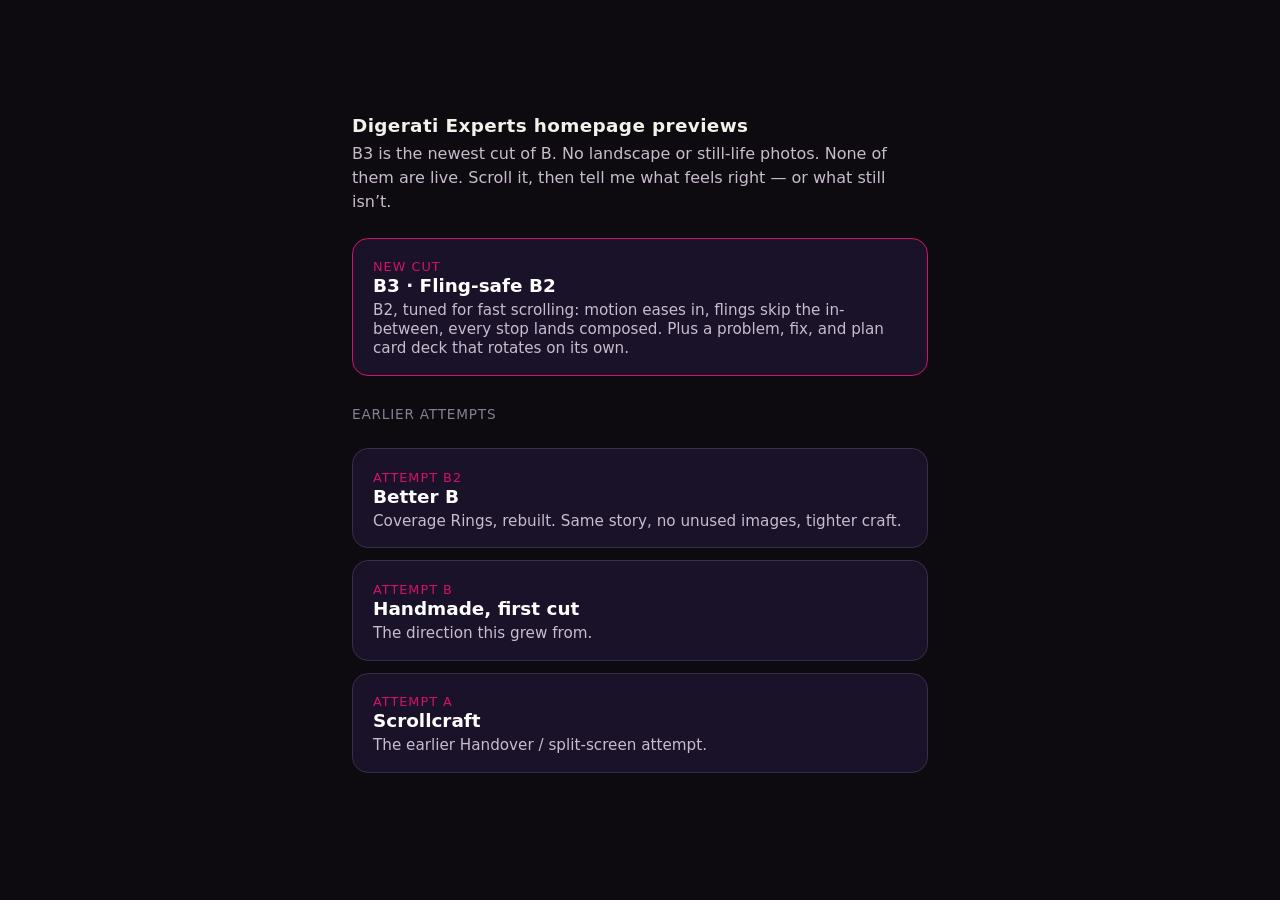
<file: index.html>
<!doctype html>
<html lang="en">
<head>
<meta charset="utf-8">
<meta name="viewport" content="width=device-width, initial-scale=1">
<meta name="robots" content="noindex, nofollow">
<title>DE homepage previews</title>
<style>
  :root { color-scheme: dark; }
  body { margin: 0; min-height: 100dvh; display: grid; place-items: center;
    font-family: system-ui, sans-serif; background: #0d0a10; color: #f4f0ea; }
  main { width: min(36rem, calc(100% - 2.5rem)); padding: 2rem 0; }
  h1 { font-weight: 600; font-size: 1.15rem; letter-spacing: .02em; margin: 0 0 .35rem; }
  p { color: #c8bccd; margin: 0 0 1.5rem; line-height: 1.5; }
  a { display: block; text-decoration: none; color: inherit;
    background: #1a1228; border: 1px solid #3a2d48; border-radius: 1rem;
    padding: 1.1rem 1.25rem; margin: 0 0 .75rem; }
  a:hover { border-color: #d3126a; }
  a.lead { border-color: #d3126a; }
  strong { display: block; font-size: 1.15rem; margin-bottom: .25rem; color: #fff; }
  span { color: #c8bccd; font-size: .95rem; }
  em { color: #d3126a; font-style: normal; font-size: .8rem; letter-spacing: .08em; text-transform: uppercase; }
  .earlier { margin-top: 1.75rem; color: #8a7e93; font-size: .85rem; letter-spacing: .06em; text-transform: uppercase; }
</style>
</head>
<body>
<main>
  <h1>Digerati Experts homepage previews</h1>
  <p>B3 is the newest cut of B. No landscape or still-life photos. None of them are live. Scroll it, then tell me what feels right — or what still isn’t.</p>
  <a class="lead" href="./b3/"><em>New cut</em><strong>B3 · Fling-safe B2</strong><span>B2, tuned for fast scrolling: motion eases in, flings skip the in-between, every stop lands composed. Plus a problem, fix, and plan card deck that rotates on its own.</span></a>
  <p class="earlier">Earlier attempts</p>
  <a href="./b2/"><em>Attempt B2</em><strong>Better B</strong><span>Coverage Rings, rebuilt. Same story, no unused images, tighter craft.</span></a>
  <a href="./b/"><em>Attempt B</em><strong>Handmade, first cut</strong><span>The direction this grew from.</span></a>
  <a href="./a/"><em>Attempt A</em><strong>Scrollcraft</strong><span>The earlier Handover / split-screen attempt.</span></a>
</main>
</body>
</html>
</file>
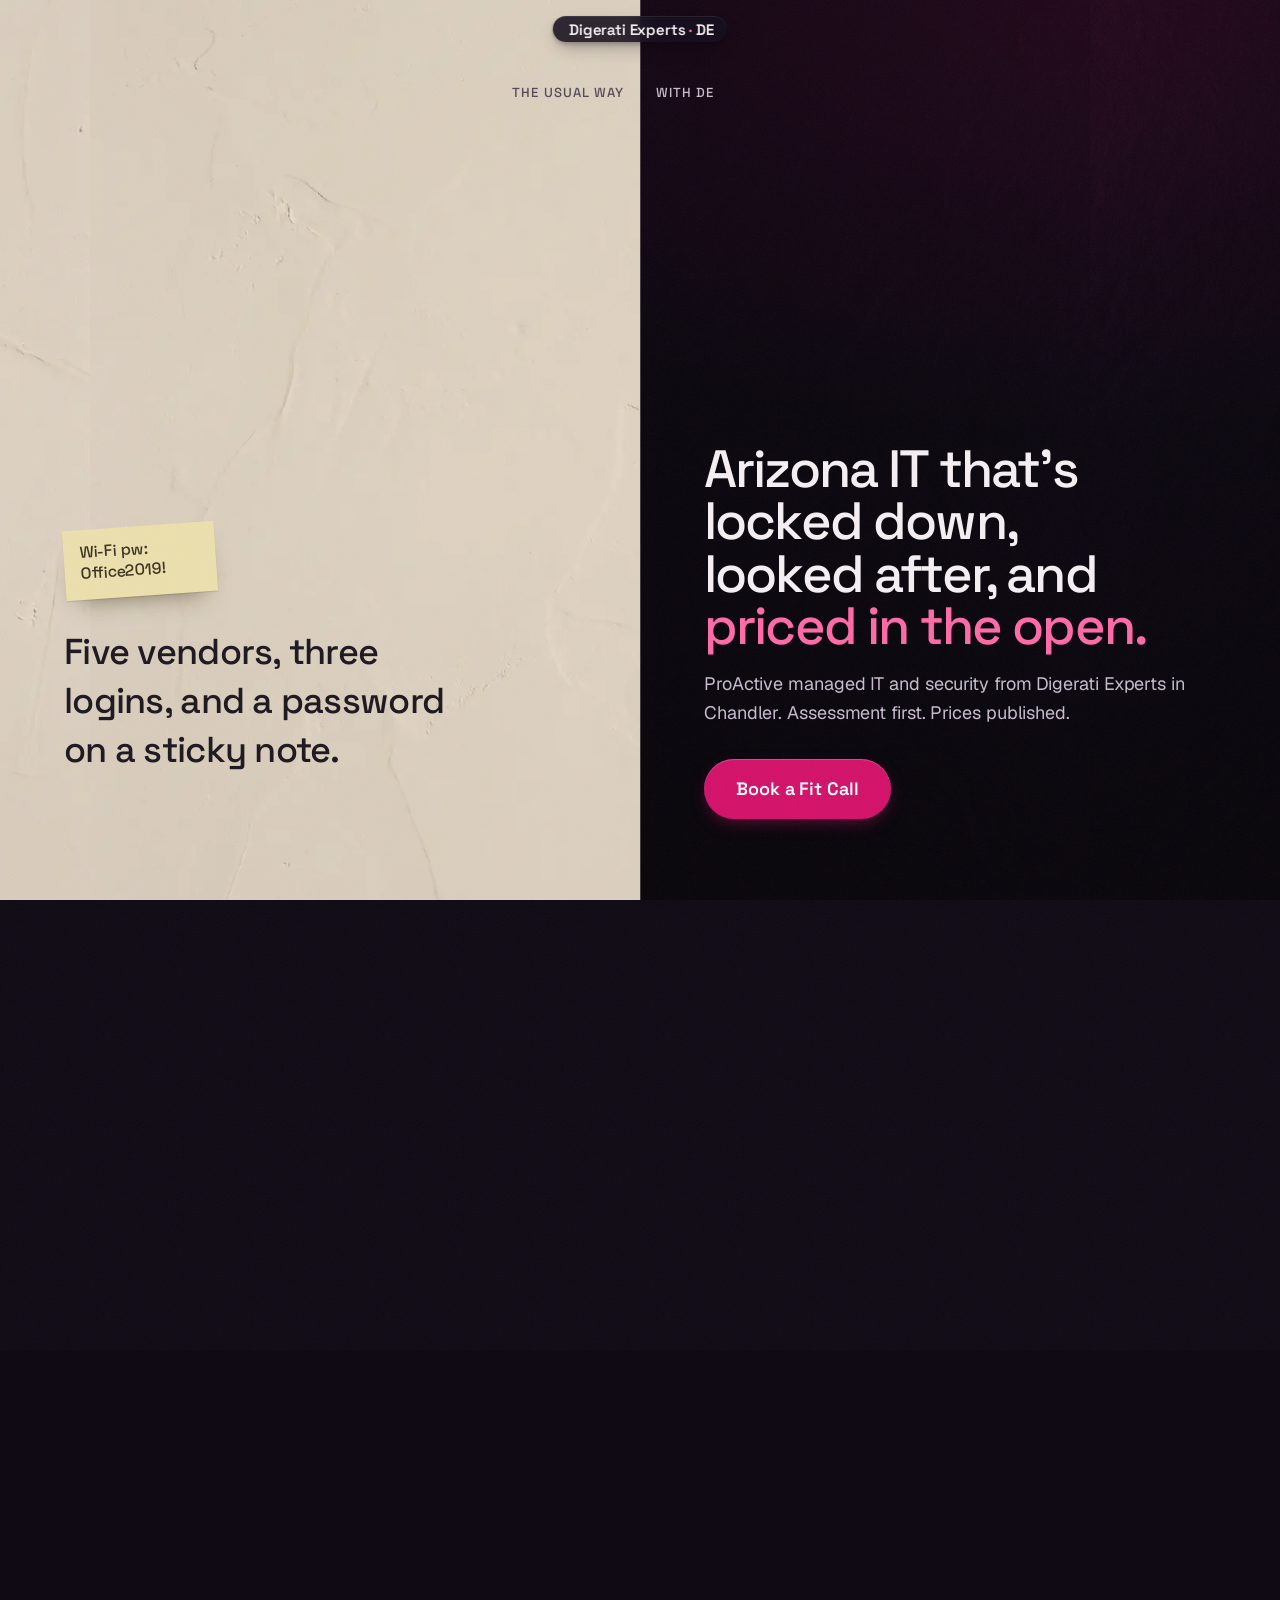
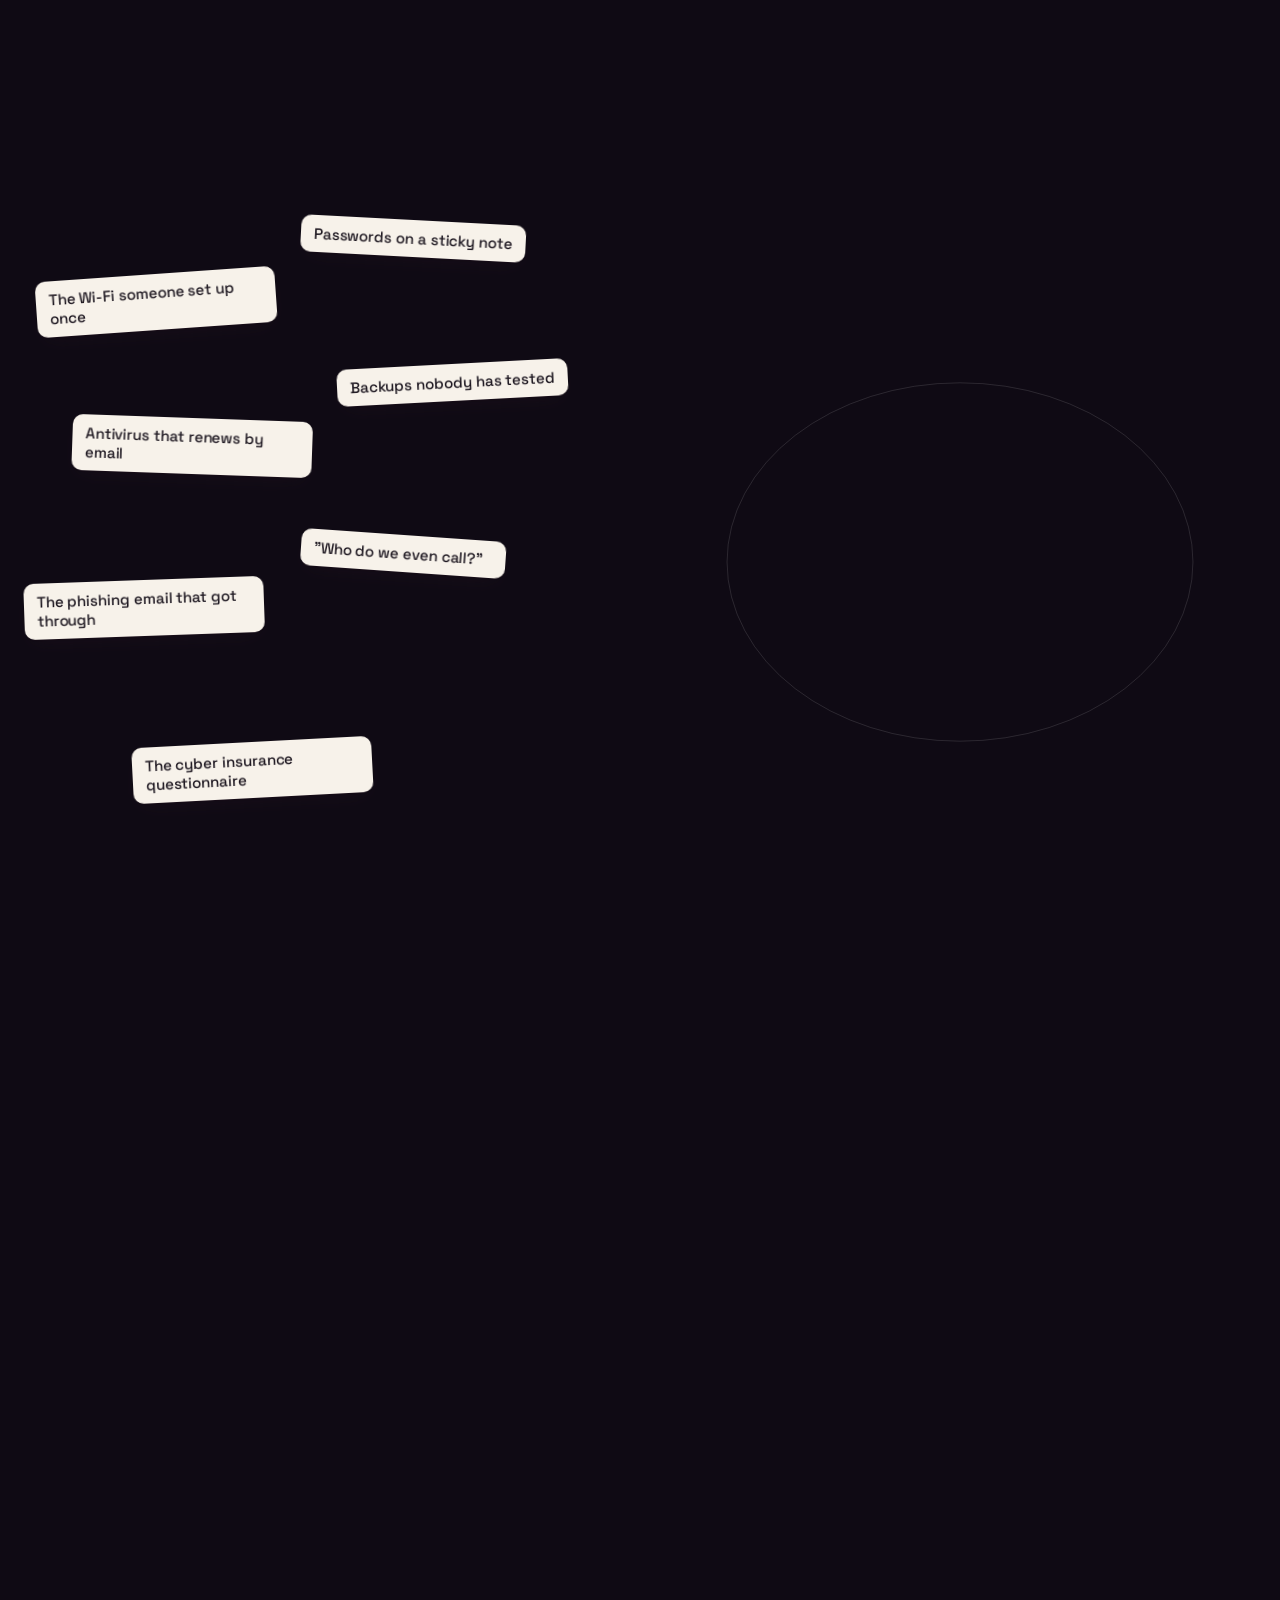
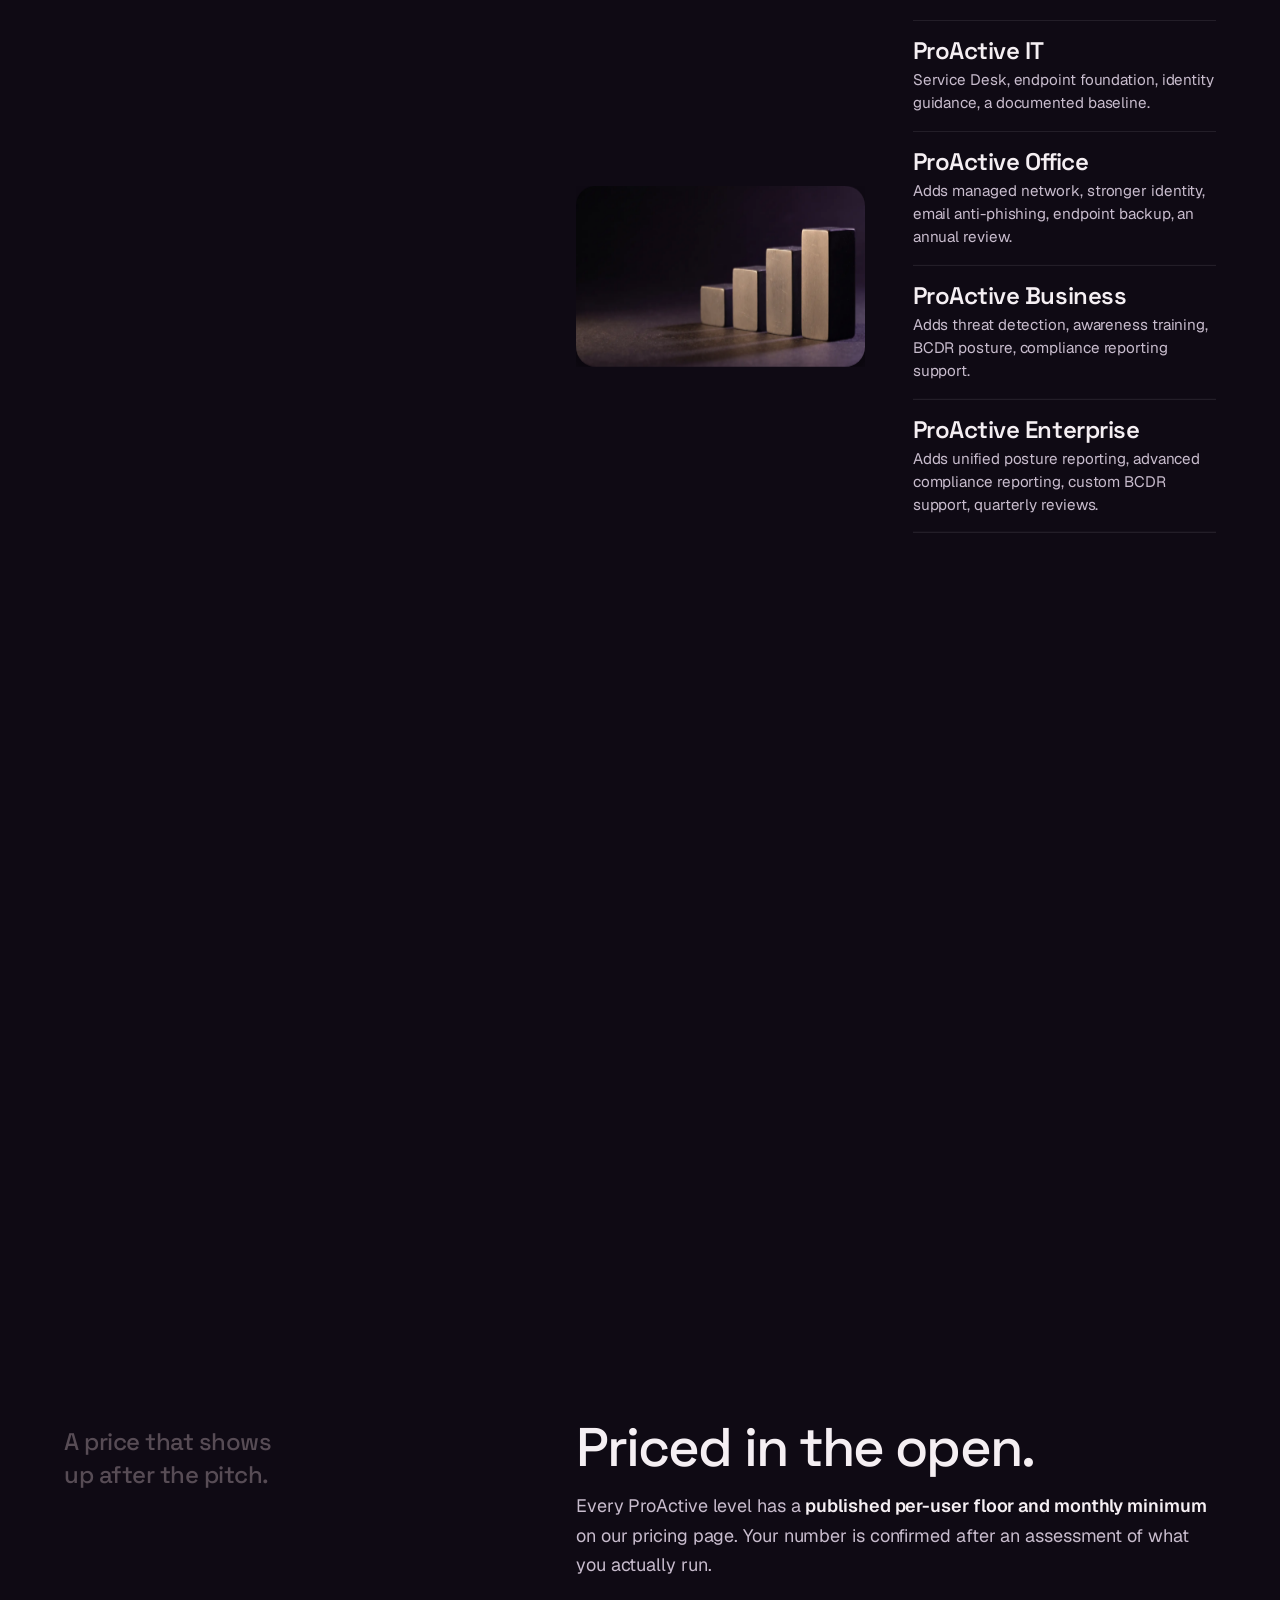
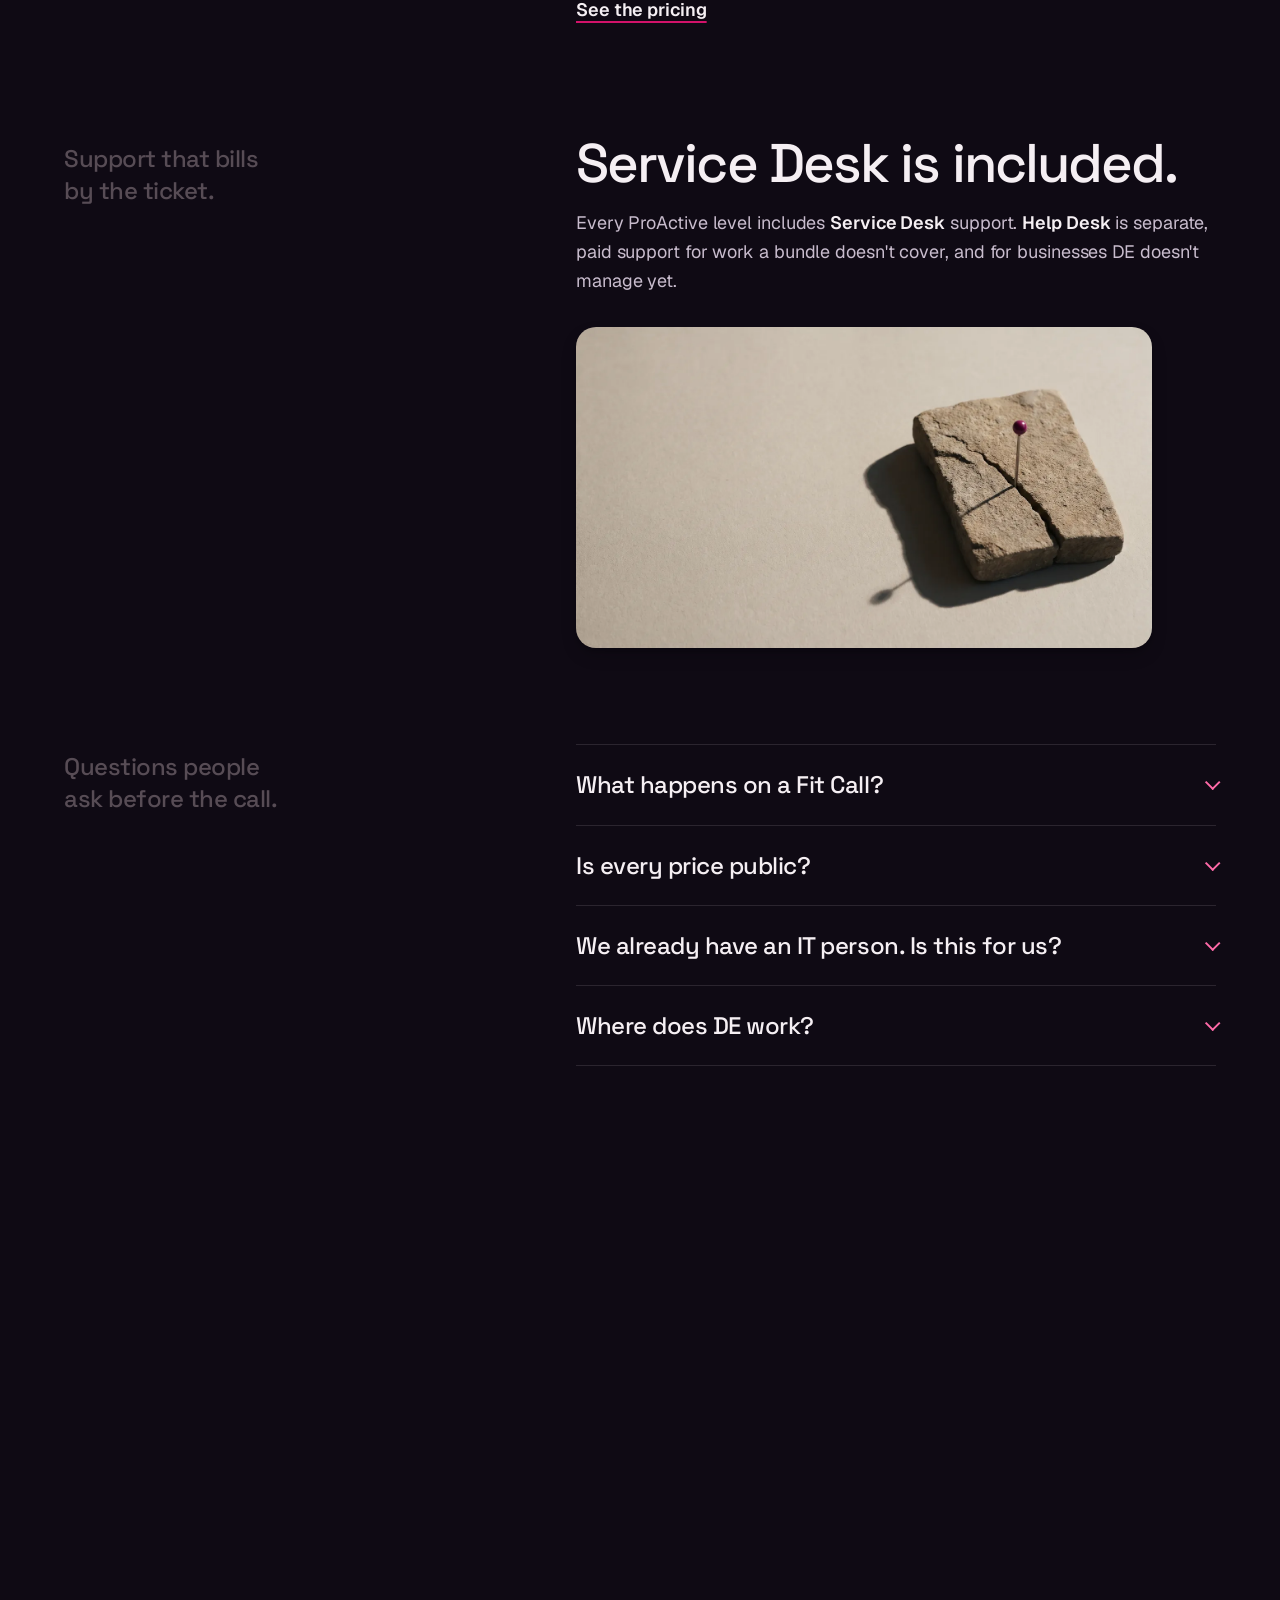
<file: a/index.html>
<!doctype html>
<html lang="en">
<head>
<meta charset="utf-8">
<meta name="viewport" content="width=device-width, initial-scale=1, viewport-fit=cover">
<title>Digerati Experts · Arizona IT that's locked down, looked after, and priced in the open</title>
<meta name="description" content="Digerati Experts (DE) is an Arizona managed IT and security provider in Chandler. ProActive Ecosystem levels with published pricing. Book a 30-minute Fit Call.">
<meta name="robots" content="noindex">
<link rel="icon" href="data:image/svg+xml,<svg xmlns='http://www.w3.org/2000/svg' viewBox='0 0 32 32'><rect width='32' height='32' rx='8' fill='%23120c18'/><circle cx='16' cy='16' r='8' fill='none' stroke='%23D3126A' stroke-width='3'/></svg>">
<link rel="preload" href="assets/fonts/space-grotesk.woff2" as="font" type="font/woff2" crossorigin>
<link rel="preload" href="assets/fonts/geist.woff2" as="font" type="font/woff2" crossorigin>
<link rel="stylesheet" href="scrollcraft.css">
<style>
@font-face { font-family: "Space Grotesk"; src: url(assets/fonts/space-grotesk.woff2) format("woff2"); font-weight: 300 700; font-display: swap; }
@font-face { font-family: "Geist"; src: url(assets/fonts/geist.woff2) format("woff2"); font-weight: 100 900; font-display: swap; }

:root {
  --sc-canvas:     #0f0a14;
  --sc-surface:    #1a1228;
  --sc-ink:        #f5eff3;
  --sc-ink-soft:   #c8bccd;
  --sc-accent:     #d3126a;
  --sc-accent-ink: #ffffff;
  --sc-font-display: "Space Grotesk", system-ui, sans-serif;
  --sc-font-text:    "Geist", system-ui, sans-serif;
  --sc-shadow-color: 290 40% 3%;

  /* page tokens */
  --paper: #ebe5dd;
  --paper-ink: #1d1720;
  --paper-soft: #574c55;
  --paper-accent: #a30e52;       /* second stop of the one magenta, for the light ground */
  --mag-on-dark: #ff6aa8;        /* magenta text on the dark ground (>= 4.5:1) */
  --gut: var(--sc-gutter);
  --sx: 0.5;                     /* the split, 0..1, written by the page script */
  --prog: 0;
}

/* ---------- the two grounds (fixed, behind every act) ---------- */
.page { position: relative; }
.ground { position: absolute; inset: 0; z-index: 0; pointer-events: none; }
.ground__pin { position: sticky; top: 0; height: 100vh; height: 100svh; overflow: hidden; }
.ground__dark {
  position: absolute; inset: 0;
  background:
    radial-gradient(120% 80% at 85% 0%, color-mix(in oklab, #d3126a 16%, transparent), transparent 60%),
    linear-gradient(180deg, #120c19 0%, #0f0a14 100%);
}
.ground__dark::after {
  content: ""; position: absolute; inset: 0;
  background: url(assets/ground-graphite.webp) center / 900px auto repeat;
  mix-blend-mode: soft-light; opacity: .55;
}
.ground__photo {
  position: absolute; inset: 0; opacity: var(--closeO, 0);
  background: url(assets/close-saguaro.webp) 62% 50% / cover no-repeat;
}
.ground__photo::after { content: ""; position: absolute; inset: 0;
  background: linear-gradient(90deg, rgba(15,10,20,.78) 0%, rgba(15,10,20,.35) 60%, rgba(15,10,20,.2) 100%); }
.ground__light {
  position: absolute; inset: 0;
  background: url(assets/ground-stucco.webp) center / 1100px auto, var(--paper);
  background-blend-mode: multiply;
  clip-path: inset(0 calc(100% - var(--sx) * 100%) 0 0);
}

/* ---------- the divider is the chrome ---------- */
.divider { position: fixed; inset: 0; z-index: var(--sc-z-chrome); pointer-events: none; }
.divider__line {
  position: absolute; top: 0; bottom: 0; left: 0; width: 1px;
  background: color-mix(in oklab, #ffffff 22%, transparent);
  transform: translateX(calc(var(--sx) * 100vw));
}
.divider__fill {
  position: absolute; inset: 0; background: var(--sc-accent);
  transform-origin: 50% 0; transform: scaleY(var(--prog));
}
.divider__side {
  position: absolute; top: 5.4rem; left: 0;
  font: 500 var(--sc-t-xs)/1 var(--sc-font-display); letter-spacing: var(--sc-track-wide); text-transform: uppercase;
  white-space: nowrap; transition: opacity var(--sc-d-base) var(--sc-ease-out);
}
.divider__side--l { color: var(--paper-soft); transform: translateX(calc(var(--sx) * 100vw - 100% - 1rem)); }
.divider__side--r { color: var(--sc-ink-soft); transform: translateX(calc(var(--sx) * 100vw + 1rem)); }
.divider.is-closed .divider__side { opacity: 0; }

.pill {
  position: fixed; top: 1rem; left: 0; z-index: calc(var(--sc-z-chrome) + 1);
  display: flex; align-items: center; gap: .35rem;
  padding: .35rem .35rem .35rem 1rem; border-radius: var(--sc-r-pill);
  background: color-mix(in oklab, #17101f 88%, transparent);
  box-shadow: var(--sc-e2), inset 0 1px 0 rgba(255,255,255,.08);
  backdrop-filter: blur(10px); -webkit-backdrop-filter: blur(10px);
  transform: translateX(var(--pillx, 50vw)) translateX(-50%);
}
.pill__mark { font: 600 .95rem/1 var(--sc-font-display); letter-spacing: -0.01em; color: var(--sc-ink); text-decoration: none; padding-right: .5rem; white-space: nowrap; }
.pill__mark b { color: var(--mag-on-dark); font-weight: 600; }
.pill .btn { font-size: .875rem; min-height: 2.5rem; padding-inline: 1rem; display: none; }
.pill.has-cta .btn { display: inline-flex; }

/* ---------- the one button ---------- */
.btn {
  display: inline-flex; align-items: center; justify-content: center; gap: .55rem;
  min-height: 3.25rem; padding: 0 1.5rem; border-radius: var(--sc-r-pill);
  background: var(--sc-accent); color: #fff; text-decoration: none; white-space: nowrap;
  font: 600 1rem/1 var(--sc-font-display); letter-spacing: -0.005em;
  box-shadow: 0 6px 18px -6px rgba(211, 18, 106, .55), inset 0 1px 0 rgba(255,255,255,.22);
  transition: background-color var(--sc-d-fast) var(--sc-ease-out), transform var(--sc-d-fast) var(--sc-ease-out);
}
.btn svg { width: 1rem; height: 1rem; }
@media (hover: hover) and (pointer: fine) { .btn:hover { background: #e01874; } }
.btn:active { transform: scale(.97); }
.btn:focus-visible { outline: 2px solid #fff; outline-offset: 3px; }
.btn--lg { min-height: 3.75rem; padding-inline: 2rem; font-size: 1.125rem; }

/* ---------- act layout: content lives in halves ---------- */
main { position: relative; z-index: 2; }
.L, .R { position: absolute; z-index: var(--sc-z-copy); }
.L { left: var(--gut); width: calc(var(--atl) * 100% - 2 * var(--gut)); color: var(--paper-ink); }
.R { left: calc(var(--at) * 100% + var(--gut)); right: var(--gut); }
.L .sc-body { color: var(--paper-soft); }
.L a { color: var(--paper-accent); }

.quiet { font: 500 var(--sc-t-lg)/1.35 var(--sc-font-display); letter-spacing: var(--sc-track-snug); margin: 0; text-wrap: balance; }

/* act 1 */
.hero { --at: .5; --atl: .5; }
.hero .L { bottom: clamp(3rem, 14vh, 8rem); max-width: 26rem; }
.hero .L .quiet { font-size: var(--sc-t-xl); }
.hero__media { position: absolute; top: 0; right: 0; left: 50%; height: 64%; overflow: hidden;
  -webkit-mask-image: linear-gradient(180deg, #000 55%, transparent 100%); mask-image: linear-gradient(180deg, #000 55%, transparent 100%); }
.hero__media .sc-stage__poster, .hero__media video { object-fit: cover; object-position: 50% 40%; }
.hero .R { bottom: clamp(2.5rem, 9vh, 6rem); max-width: 40rem; }
.hero h1 { font-size: clamp(2.2rem, 1.2rem + 2.6vw, 3.6rem); line-height: 1.0; letter-spacing: var(--sc-track-tight); margin: 0; text-wrap: balance; }
.hero h1 em { font-style: normal; color: var(--mag-on-dark); }
.hero .sub { margin: var(--sc-4) 0 var(--sc-6); color: var(--sc-ink-soft); font-size: var(--sc-t-base); max-width: 34rem; }

.note { display: inline-block; margin: 0 0 var(--sc-6); padding: .8rem 1rem 1rem; width: 9.5rem; transform: rotate(-4deg);
  background: #ece0ae; color: #3b3320; font: 500 1rem/1.3 var(--sc-font-display); box-shadow: 0 1px 1px rgba(50,40,10,.15), 0 14px 24px -14px rgba(50,40,10,.55); }
/* act 2 */
.call { --at: .5; --atl: .47; }
.call .L { top: 50%; translate: 0 -50%; }
.call h2 { font-size: var(--sc-t-2xl); line-height: 1.02; letter-spacing: var(--sc-track-tight); margin: 0 0 var(--sc-6); text-wrap: balance; }
.call ul { list-style: none; margin: 0; padding: 0; display: grid; gap: var(--sc-3); }
.call li { font: 500 var(--sc-t-lg)/1.3 var(--sc-font-display); color: var(--paper-soft); }
.call .R { top: 50%; translate: 0 -50%; }
.call .R p { font: 600 var(--sc-t-2xl)/1.04 var(--sc-font-display); letter-spacing: var(--sc-track-tight); margin: 0; text-wrap: balance; }
.call .R p span { color: var(--mag-on-dark); }

/* act 3: the handover */
.hand { --at: .47; --atl: .38; }
.hand__lh { position: absolute; left: var(--gut); top: 8.5rem; z-index: var(--sc-z-copy); color: var(--paper-ink); margin: 0;
  font: 600 var(--sc-t-xl)/1.1 var(--sc-font-display); letter-spacing: var(--sc-track-snug); }
.hand__rh { position: absolute; right: var(--gut); top: 8.5rem; z-index: var(--sc-z-copy); margin: 0; text-align: right;
  font: 600 var(--sc-t-xl)/1.1 var(--sc-font-display); letter-spacing: var(--sc-track-snug); }
.hand__note { position: absolute; right: var(--gut); bottom: 2rem; z-index: var(--sc-z-copy); margin: 0; font-size: var(--sc-t-sm); color: var(--sc-ink-soft); text-align: right; max-width: 22rem; }
.ring { position: absolute; left: 0; top: 0; width: 0; height: 0; z-index: 3; pointer-events: none; }
.ring svg { position: absolute; overflow: visible; max-width: none; }
.ring .track { fill: none; stroke: color-mix(in oklab, #ffffff 12%, transparent); stroke-width: 1; }
.ring .arc { fill: none; stroke: var(--sc-accent); stroke-width: 2; stroke-linecap: round; }
.ring__core { position: absolute; transform: translate(-50%, -50%); text-align: center; width: 12rem; opacity: var(--coreO, 0); }
.ring__core strong { display: block; font: 600 var(--sc-t-2xl)/1 var(--sc-font-display); letter-spacing: var(--sc-track-tight); }
.ring__core span { display: block; margin-top: .5rem; font-size: var(--sc-t-sm); color: var(--sc-ink-soft); }
.tags { list-style: none; margin: 0; padding: 0; position: absolute; inset: 0; z-index: 4; }
.tag {
  position: absolute; left: 0; top: 0; display: grid; will-change: transform;
  padding: .55rem .8rem; border-radius: 10px; max-width: 15rem;
  font: 500 .95rem/1.25 var(--sc-font-display); letter-spacing: -0.005em;
  background: #f7f2ea; color: var(--paper-ink);
  box-shadow: 0 1px 1px rgba(40,20,30,.12), 0 8px 20px -10px rgba(40,20,30,.45);
  transition: background-color 260ms var(--sc-ease-out), color 260ms var(--sc-ease-out), box-shadow 260ms var(--sc-ease-out);
}
.tag > span { grid-area: 1 / 1; transition: opacity 220ms var(--sc-ease-out); }
.tag .to { opacity: 0; display: flex; align-items: center; gap: .5rem; }
.tag .to::before { content: ""; width: .5rem; height: .5rem; border-radius: 50%; background: var(--sc-accent); flex: none; }
.tag.is-landed { background: #22172e; color: var(--sc-ink); box-shadow: inset 0 1px 0 rgba(255,255,255,.08), 0 8px 22px -12px rgba(0,0,0,.7); }
.tag.is-landed .from { opacity: 0; }
.tag.is-landed .to { opacity: 1; }

/* act 4: levels */
.levels { --at: .40; --atl: .37; }
.levels .L { top: 50%; translate: 0 -50%; max-width: 24rem; }
.levels .L .quiet { font-size: var(--sc-t-xl); margin-bottom: var(--sc-4); }
.levels .R { top: 50%; translate: 0 -46%; display: grid; grid-template-columns: minmax(0, 1fr) minmax(0, 1.05fr); column-gap: var(--sc-7); row-gap: var(--sc-5); align-items: center; }
.levels .R h2 { grid-column: 1 / -1; max-width: 18ch; }
.levels h2 { font-size: var(--sc-t-2xl); line-height: 1.02; letter-spacing: var(--sc-track-tight); margin: 0 0 var(--sc-5); text-wrap: balance; }
.levels figure { margin: 0; border-radius: var(--sc-r-lg); overflow: hidden; box-shadow: var(--sc-e3); }
.levels figure img { width: 100%; height: auto; aspect-ratio: 16 / 10; object-fit: cover; }
.levels ol { list-style: none; margin: 0; padding: 0; display: grid; gap: 0; }
.levels li { padding: var(--sc-4) 0; border-top: 1px solid var(--sc-hairline); }
.levels li:last-child { border-bottom: 1px solid var(--sc-hairline); }
.levels li h3 { margin: 0 0 .3rem; font: 600 var(--sc-t-lg)/1.15 var(--sc-font-display); letter-spacing: var(--sc-track-snug); }
.levels li h3 small { font: 500 var(--sc-t-xs)/1 var(--sc-font-text); color: var(--mag-on-dark); letter-spacing: .04em; margin-left: .5rem; vertical-align: middle; }
.levels li p { margin: 0; color: var(--sc-ink-soft); font-size: var(--sc-t-sm); line-height: 1.5; }
.levels .after { margin-top: var(--sc-4); font-size: var(--sc-t-sm); color: var(--sc-ink-soft); }
.levels .after a { color: var(--sc-ink); }

/* act 5: flow rows */
.honest { position: relative; z-index: 2; padding-block: var(--sc-7) var(--sc-9); }
.row { display: grid; grid-template-columns: calc(35vw - var(--gut)) 1fr; column-gap: calc(var(--gut) * 2); padding: var(--sc-9) var(--gut) 0; }
.row:first-child { padding-top: var(--sc-6); }
.row__l { color: var(--paper-ink); padding-top: .4rem; }
.row__l .quiet { font-size: var(--sc-t-lg); color: var(--paper-soft); max-width: 20rem; }
.row__r { max-width: 44rem; }
.row__r h2 { font-size: var(--sc-t-2xl); line-height: 1.02; letter-spacing: var(--sc-track-tight); margin: 0 0 var(--sc-4); text-wrap: balance; }
.row__r p { margin: 0 0 var(--sc-4); color: var(--sc-ink-soft); max-width: 58ch; }
.row__r p strong { color: var(--sc-ink); font-weight: 600; }
.row__r figure { margin: var(--sc-6) 0 0; border-radius: var(--sc-r-lg); overflow: hidden; box-shadow: var(--sc-e2); max-width: 36rem; }
.row__r figure img { width: 100%; height: auto; }
.textlink { color: var(--sc-ink); font-weight: 600; text-decoration: underline; text-decoration-color: var(--sc-accent); text-decoration-thickness: 2px; text-underline-offset: .3em; }
.textlink:focus-visible { outline: 2px solid var(--mag-on-dark); outline-offset: 4px; border-radius: 2px; }
.faq { margin: 0; padding: 0; }
.faq details { border-top: 1px solid var(--sc-hairline); }
.faq details:last-child { border-bottom: 1px solid var(--sc-hairline); }
.faq summary { list-style: none; cursor: pointer; display: flex; justify-content: space-between; align-items: center; gap: var(--sc-4);
  padding: var(--sc-5) 0; font: 500 var(--sc-t-lg)/1.3 var(--sc-font-display); letter-spacing: var(--sc-track-snug); }
.faq summary::-webkit-details-marker { display: none; }
.faq summary::after { content: ""; flex: none; width: .7rem; height: .7rem; border-right: 2px solid var(--mag-on-dark); border-bottom: 2px solid var(--mag-on-dark); transform: rotate(45deg) translateY(-3px); transition: transform var(--sc-d-base) var(--sc-ease-out); }
.faq details[open] summary::after { transform: rotate(-135deg) translateY(-3px); }
.faq summary:focus-visible { outline: 2px solid var(--mag-on-dark); outline-offset: 4px; border-radius: 4px; }
.faq details p { margin: 0 0 var(--sc-5); color: var(--sc-ink-soft); max-width: 58ch; }

/* act 6: the collapse */
.close { --at: 0; --atl: 0; }
.close__inner { position: absolute; left: var(--gut); right: var(--gut); top: 50%; translate: 0 -56%; max-width: 46rem; z-index: var(--sc-z-copy); }
.close h2 { font-size: var(--sc-t-3xl); line-height: .98; letter-spacing: var(--sc-track-tight); margin: 0 0 var(--sc-5); text-wrap: balance; }
.close p { color: var(--sc-ink-soft); margin: 0 0 var(--sc-7); max-width: 36rem; font-size: var(--sc-t-lg); line-height: 1.5; }
.close .wry { margin: var(--sc-5) 0 0; font: 500 var(--sc-t-sm)/1.4 var(--sc-font-display); color: var(--sc-ink-soft); }
.close .wry span { display: inline-block; padding: .25rem .55rem; border-radius: 6px; background: #f7f2ea; color: var(--paper-ink); transform: rotate(-2.5deg); margin-left: .3rem; box-shadow: 0 6px 14px -8px rgba(0,0,0,.6); }
.foot { position: absolute; left: var(--gut); right: var(--gut); bottom: 1.25rem; z-index: var(--sc-z-copy);
  display: flex; flex-wrap: wrap; gap: .5rem 1.5rem; justify-content: space-between; font-size: var(--sc-t-xs); color: var(--sc-ink-soft); }
.foot nav { display: flex; gap: 1.25rem; flex-wrap: wrap; }
.foot a { color: var(--sc-ink-soft); }
.foot a:hover { color: var(--sc-ink); }

.sr-only { position: absolute; width: 1px; height: 1px; overflow: hidden; clip: rect(0 0 0 0); white-space: nowrap; }

/* ---------- phone: the split runs top / bottom ---------- */
@media (max-width: 760px) {
  .ground__light { clip-path: inset(0 0 calc(100% - var(--sx) * 100%) 0); }
  .divider__line { top: 0; left: 0; right: 0; bottom: auto; width: auto; height: 1px; transform: translateY(calc(var(--sx) * 100svh)); }
  .divider__fill { transform-origin: 0 50%; transform: scaleX(var(--prog)); }
  .divider__side { top: 0; left: var(--gut); }
  .divider__side--l { transform: translateY(calc(var(--sx) * 100svh - 100% - .6rem)); }
  .divider__side--r { transform: translateY(calc(var(--sx) * 100svh + .6rem)); }
  .pill { transform: translateX(-50%); left: 50%; top: .75rem; }
  .pill .btn { padding-inline: .9rem; }
  .L, .R { left: var(--gut); right: var(--gut); width: auto; max-width: none; }
  .L { top: 4.6rem; }
  .R { top: calc(var(--atm) * 100% + 2.2rem); }

  .hero { --atm: .3; }
  .hero .L { top: 5rem; bottom: auto; }
  .hero .L .quiet { font-size: 1.2rem; }
  .hero__media { left: 0; top: 30%; height: 34%; -webkit-mask-image: linear-gradient(180deg, #000 40%, transparent 100%); mask-image: linear-gradient(180deg, #000 40%, transparent 100%); }
  .hero .R { top: auto; bottom: 1.5rem; }
  .call .R { top: calc(.52 * 100% + 2.2rem); }
  .hero h1 { font-size: 2.15rem; }
  .hero .sub { font-size: .98rem; margin-bottom: var(--sc-5); }

  .call { --atm: .52; }
  .call .L, .call .R { translate: none; }
  .call .L { top: 4.4rem; }
  .call h2 { font-size: 1.75rem; margin-bottom: var(--sc-4); }
  .call li { font-size: 1.05rem; }
  .call .R p { font-size: 1.75rem; }

  .hand__lh { top: 4.6rem; font-size: 1.2rem; }
  .hand__rh { display: none; }
  .hand__note { left: var(--gut); text-align: left; bottom: 1.25rem; font-size: .8rem; }
  .tag { font-size: .78rem; padding: .4rem .55rem; max-width: 9.5rem; border-radius: 8px; }
  .ring__core { width: 8rem; }
  .ring__core strong { font-size: 1.6rem; }
  .ring__core span { font-size: .75rem; }

  .levels { --atm: .26; }
  .levels .L, .levels .R { translate: none; }
  .levels .L { top: 4.6rem; }
  .levels .L .quiet { font-size: 1.1rem; margin: 0; }
  .levels .L .sc-body { display: none; }
  .levels .R { grid-template-columns: 1fr; gap: var(--sc-4); top: calc(.26 * 100% + 2.4rem); }
  .levels figure { display: none; }
  .levels h2 { font-size: 1.6rem; margin-bottom: var(--sc-2); }
  .levels li { padding: .6rem 0; }
  .levels li h3 { font-size: 1.02rem; }
  .levels li p { font-size: .82rem; line-height: 1.4; }

  .honest { padding: 0; }
  .row { grid-template-columns: 1fr; padding: 0; row-gap: 0; }
  .row__l { background: url(assets/ground-stucco.webp) center / 700px auto, var(--paper); background-blend-mode: multiply; padding: var(--sc-7) var(--gut) var(--sc-6); }
  .row__r { background: #120c19; padding: var(--sc-6) var(--gut) var(--sc-8); max-width: none; }
  .row__r h2 { font-size: 1.85rem; }

  .close h2 { font-size: 2.4rem; }
  .close p { font-size: 1.05rem; margin-bottom: var(--sc-6); }
  .close__inner { translate: 0 -60%; }
  .foot { flex-direction: column; }
  .divider.is-flow { opacity: 0; }
}
@media (prefers-reduced-motion: reduce) {
  .tag { transition: none; }
}
</style>
</head>
<body>

<span data-sc-progress></span>
<div class="sc-grain" aria-hidden="true"></div>

<!-- the two grounds: the usual way (light) and DE (dark). Fixed, behind every act. -->
<div class="page">
<div class="ground" aria-hidden="true" data-sc-verify-state="">
  <div class="ground__pin">
    <div class="ground__dark"></div>
    <div class="ground__photo"></div>
    <div class="ground__light"></div>
  </div>
</div>

<!-- the divider is the chrome: both labels, and how far the argument has gone -->
<div class="divider" aria-hidden="true">
  <div class="divider__line"><div class="divider__fill"></div></div>
  <span class="divider__side divider__side--l">The usual way</span>
  <span class="divider__side divider__side--r">With DE</span>
</div>

<header class="pill" aria-label="Site">
  <a class="pill__mark" href="https://digeratiexperts.com/">Digerati Experts <b>·</b> DE</a>
  <a class="btn" href="https://meet.digerati-experts.com/" target="_blank" rel="noopener">Book a Fit Call</a>
</header>

<main id="top">

  <!-- 1 · RECOGNITION: scrub, on the DE half only -->
  <section class="hero" data-sc-act="scrub" data-sc-span="2.0" data-sc-dwell="0.3">
    <div data-sc-stage>
      <div class="hero__media" aria-hidden="true">
        <img class="sc-stage__poster" src="assets/01-poster.webp" alt="">
        <video data-sc-scrub data-sc-src="assets/01.mp4" data-sc-src-mobile="assets/01-m.mp4" muted playsinline></video>
      </div>
      <div class="L" data-sc-cue="0 0.8 0">
        <p class="note" aria-hidden="true">Wi-Fi pw:<br>Office2019!</p>
        <p class="quiet">Five vendors, three logins, and a password on a sticky note.</p>
      </div>
      <div class="R" data-sc-cue="0 0.82 0">
        <h1 class="sc-display" data-sc-kinetic="lines">Arizona IT that's locked down, looked after, and <em>priced in the open.</em></h1>
        <p class="sub">ProActive managed IT and security from Digerati Experts in Chandler. Assessment first. Prices published.</p>
        <a class="btn btn--lg" href="https://meet.digerati-experts.com/" target="_blank" rel="noopener">Book a Fit Call</a>
      </div>
    </div>
  </section>

  <!-- 2 · TENSION: pin + kinetic. The light side argues; the dark side waits. -->
  <section class="call" data-sc-act="pin" data-sc-span="1.6">
    <div data-sc-stage>
      <div class="L">
        <h2 class="sc-display" data-sc-cue="0.02 0.86" data-sc-kinetic="lines">The Wi-Fi drops. Who do you call?</h2>
        <ul>
          <li data-sc-cue="0.06 0.86">The internet provider.</li>
          <li data-sc-cue="0.14 0.86">The copier vendor.</li>
          <li data-sc-cue="0.22 0.86">Whoever sold you the Microsoft licences.</li>
          <li data-sc-cue="0.30 0.86">Someone's nephew.</li>
        </ul>
      </div>
      <div class="R" data-sc-cue="0.5 0.96 0.18 0.1">
        <p>Or one team that <span>owns all of it.</span></p>
      </div>
    </div>
  </section>

  <!-- 3 · TURN, the PEAK: the handover (bespoke, driven from --sc-p) -->
  <section class="hand" id="handover" data-sc-act="pin" data-sc-span="3.2" aria-labelledby="hand-title">
    <div data-sc-stage data-sc-verify-state="">
      <p class="hand__lh" data-sc-cue="0 0.42 0">Seven loose ends.</p>
      <h2 class="hand__rh" id="hand-title" data-sc-cue="0.62 1 0.12 0.1">Handed over.</h2>
      <div class="ring" aria-hidden="true">
        <svg><ellipse class="track"></ellipse><ellipse class="arc"></ellipse></svg>
        <div class="ring__core"><strong>One owner.</strong><span>Digerati Experts</span></div>
      </div>
      <ul class="tags" aria-label="What DE takes over">
        <li class="tag"><span class="from">The Wi-Fi someone set up once</span><span class="to">Managed network</span></li>
        <li class="tag"><span class="from">Passwords on a sticky note</span><span class="to">Identity and MFA</span></li>
        <li class="tag"><span class="from">Antivirus that renews by email</span><span class="to">Endpoint protection</span></li>
        <li class="tag"><span class="from">Backups nobody has tested</span><span class="to">Backup and recovery</span></li>
        <li class="tag"><span class="from">The phishing email that got through</span><span class="to">Email anti-phishing</span></li>
        <li class="tag"><span class="from">"Who do we even call?"</span><span class="to">Service Desk, included</span></li>
        <li class="tag"><span class="from">The cyber insurance questionnaire</span><span class="to">Compliance reporting support</span></li>
      </ul>
      <p class="hand__note" data-sc-cue="0.7 1 0.1 0.1">What lands in the ring depends on your ProActive level.</p>
    </div>
  </section>

  <!-- 4 · SUBSTANCE: reveal, one wipe per level -->
  <section class="levels" data-sc-act="pin" data-sc-span="1.8" aria-labelledby="levels-title">
    <div data-sc-stage>
      <div class="L" data-sc-cue="0 0.9 0">
        <p class="quiet">Buying fixes as things break.</p>
        <p class="sc-body">Every fix is a new invoice, a new vendor, and a new login to remember.</p>
      </div>
      <div class="R">
        <h2 class="sc-display" id="levels-title" data-sc-cue="0 0.92 0">Four levels. Each one adds to the last.</h2>
        <figure data-sc-reveal="up" data-sc-reveal-at="0 0.3">
          <img src="assets/tiers-blocks.webp" width="1600" height="893" alt="Four stone blocks of rising height on a dark surface, one for each ProActive level.">
        </figure>
        <div>
          <ol>
            <li data-sc-reveal="right" data-sc-reveal-at="0.08 0.3"><h3>ProActive IT</h3><p>Service Desk, endpoint foundation, identity guidance, a documented baseline.</p></li>
            <li data-sc-reveal="right" data-sc-reveal-at="0.22 0.44"><h3>ProActive Office</h3><p>Adds managed network, stronger identity, email anti-phishing, endpoint backup, an annual review.</p></li>
            <li data-sc-reveal="right" data-sc-reveal-at="0.36 0.58"><h3>ProActive Business</h3><p>Adds threat detection, awareness training, BCDR posture, compliance reporting support.</p></li>
            <li data-sc-reveal="right" data-sc-reveal-at="0.5 0.72"><h3>ProActive Enterprise</h3><p>Adds unified posture reporting, advanced compliance reporting, custom BCDR support, quarterly reviews.</p></li>
          </ol>
        </div>
      </div>
    </div>
  </section>

  <!-- 5 · HONESTY: flow + in. The administrative part, compressed. -->
  <section class="honest sc-section" data-sc-act="flow" id="honest">
    <div class="row">
      <div class="row__l" data-sc-in><p class="quiet">A price that shows up after the pitch.</p></div>
      <div class="row__r sc-stack" data-sc-in data-sc-stagger="60">
        <h2 class="sc-display">Priced in the open.</h2>
        <p>Every ProActive level has a <strong>published per-user floor and monthly minimum</strong> on our pricing page. Your number is confirmed after an assessment of what you actually run.</p>
        <p><a class="textlink" href="https://digeratiexperts.com/pricing">See the pricing</a></p>
      </div>
    </div>
    <div class="row">
      <div class="row__l" data-sc-in><p class="quiet">Support that bills by the ticket.</p></div>
      <div class="row__r sc-stack" data-sc-in data-sc-stagger="60">
        <h2 class="sc-display">Service Desk is included.</h2>
        <p>Every ProActive level includes <strong>Service Desk</strong> support. <strong>Help Desk</strong> is separate, paid support for work a bundle doesn't cover, and for businesses DE doesn't manage yet.</p>
        <figure><img src="assets/assessment-stone.webp" width="1400" height="781" loading="lazy" alt="A split sandstone tile with a small magenta pin, on a pale plaster surface."></figure>
      </div>
    </div>
    <div class="row">
      <div class="row__l" data-sc-in><p class="quiet">Questions people ask before the call.</p></div>
      <div class="row__r" data-sc-in>
        <h2 class="sc-display sr-only">Questions</h2>
        <div class="faq">
          <details><summary>What happens on a Fit Call?</summary><p>Thirty minutes on what you run today, what worries you, and whether a ProActive level makes sense for you. If DE isn't the right fit, you'll hear that too.</p></details>
          <details><summary>Is every price public?</summary><p>Each ProActive level's per-user floor and monthly minimum is published on the pricing page. The final figure is confirmed after an assessment of your environment.</p></details>
          <details><summary>We already have an IT person. Is this for us?</summary><p>It can be. Co-Managed IT lets you keep your internal IT and add DE for support, security expertise, and monitoring.</p></details>
          <details><summary>Where does DE work?</summary><p>DE is based in Chandler and serves Arizona and Greater Phoenix, including Phoenix, Scottsdale, Tempe, Mesa, and Gilbert.</p></details>
        </div>
      </div>
    </div>
  </section>

  <!-- 6 · COMMITMENT: the collapse. Last element on the page; cues hold. -->
  <section class="close" id="fit-call" data-sc-act="pin" data-sc-span="1.3" aria-labelledby="close-title">
    <div data-sc-stage>
      <div class="close__inner">
        <h2 class="sc-display" id="close-title" data-sc-cue="0.26" data-sc-kinetic="lines">Thirty minutes. Then you'll know.</h2>
        <p data-sc-cue="0.32">A Fit Call is a straight conversation about what you run today and whether DE should own it.</p>
        <div data-sc-cue="0.36">
          <a class="btn btn--lg" href="https://meet.digerati-experts.com/" target="_blank" rel="noopener">Book a Fit Call</a>
          <p class="wry">Bring the <span>sticky note.</span></p>
        </div>
      </div>
      <footer class="foot" data-sc-cue="0.36">
        <span>Digerati Experts · Chandler, Arizona · Preview build, not the live site</span>
        <nav aria-label="Footer"><a href="https://digeratiexperts.com/pricing">Pricing</a><a href="https://digeratiexperts.com/solutions">Solutions</a><a href="https://digeratiexperts.com/industries">Industries</a><a href="https://digeratiexperts.com/contact">Contact</a></nav>
      </footer>
    </div>
  </section>

</main>
</div>

<script src="scrollcraft.js"></script>
<script>ScrollCraft.mount(document.body);</script>
<script>
/* Page script. The engine is untouched; this reads layout + --sc-p and writes
   the split, the divider, and the handover. */
(function () {
  var root = document.documentElement;
  var reduce = matchMedia('(prefers-reduced-motion: reduce)').matches;
  var mqPhone = matchMedia('(max-width: 760px)');
  var acts = {
    hero: document.querySelector('.hero'), call: document.querySelector('.call'),
    hand: document.querySelector('.hand'), levels: document.querySelector('.levels'),
    honest: document.querySelector('.honest'), close: document.querySelector('.close')
  };
  var ground = document.querySelector('.ground');
  var divider = document.querySelector('.divider');
  var pill = document.querySelector('.pill');
  var handStage = acts.hand.querySelector('[data-sc-stage]');
  var tags = [].slice.call(acts.hand.querySelectorAll('.tag'));
  var ring = acts.hand.querySelector('.ring');
  var svg = ring.querySelector('svg');
  var track = ring.querySelector('.track'), arc = ring.querySelector('.arc');

  function clamp(v, a, b) { return Math.max(a, Math.min(b, v)); }
  function lerp(a, b, t) { return a + (b - a) * t; }
  function ease(t) { return t < .5 ? 4 * t * t * t : 1 - Math.pow(-2 * t + 2, 3) / 2; }
  function pOf(el) { return parseFloat(el.style.getPropertyValue('--sc-p')) || 0; }
  function topOf(el) { return el.getBoundingClientRect().top + scrollY; }

  // scattered starting points inside the light side, as fractions of its box
  var scatterD = [[.06,.26,-4],[.50,.20,3],[.12,.42,2],[.56,.36,-3],[.04,.60,-2],[.50,.55,4],[.22,.78,-3]];
  var scatterM = [[.02,.30,-4],[.50,.28,3],[.04,.50,2],[.52,.50,-3],[.02,.70,-2],[.50,.70,4],[.26,.88,-3]];
  var sizes = [];
  function measure() { sizes = tags.map(function (t) { return [t.offsetWidth, t.offsetHeight]; }); }

  function splitAt() {
    var vh = innerHeight, y = scrollY, phone = mqPhone.matches;
    var h1 = topOf(acts.call), h3 = topOf(acts.hand), h4 = topOf(acts.levels), h5 = topOf(acts.honest), h6 = topOf(acts.close);
    var pHand = pOf(acts.hand), pClose = pOf(acts.close);
    var a = phone ? { hero: .30, call: .52, handA: .46, handB: .30, levels: .26, honest: .26 } :
                    { hero: .50, call: .47, handA: .47, handB: .38, levels: .37, honest: .35 };
    var s, k = function (a0, a1) { return clamp((y - a0) / (a1 - a0), 0, 1); };
    if (y < h3 - vh) s = lerp(a.hero, a.call, ease(k(h1 - vh, h1 - vh * .1)));
    else if (y < h4 - vh) s = lerp(lerp(a.call, a.handA, ease(k(h3 - vh, h3 - vh * .1))), a.handB, ease(clamp((pHand - .05) / .66, 0, 1)));
    else if (y < h5) s = lerp(a.handB, a.levels, ease(k(h4 - vh, h4 - vh * .1)));
    else s = lerp(a.levels, a.honest, k(h5, h5 + vh * 1.5));
    if (y >= h6 - vh * .05) s = lerp(a.honest, 0, ease(clamp((pClose - .0) / .3, 0, 1)));
    return { s: s, pClose: pClose, pHand: pHand, flow: phone && y > h5 - vh * .6 && y < h6 - vh * .3 };
  }

  function layoutHand(split, p) {
    var r = handStage.getBoundingClientRect(), W = r.width, H = r.height, phone = mqPhone.matches;
    // ring lives on the DE side, recentred live as the split moves
    var cx, cy, rad, rx, ry;
    if (phone) {
      var top = split * H;
      cx = W / 2; cy = top + (H - top) * .5; rx = Math.max(60, W / 2 - 88); ry = Math.min((H - top) * .36, 230); rad = Math.min(rx, ry);
    } else {
      var left = split * W;
      cx = left + (W - left) * .5; cy = H * .58; rad = Math.min((W - left) * .28, H * .27); rx = rad * 1.3; ry = rad;
    }
    ring.style.transform = 'translate(' + cx + 'px,' + cy + 'px)';
    ring.querySelector('.ring__core').style.top = (phone ? -ry * 0.09 : 0) + 'px';
    var R2 = Math.ceil(Math.max(rx, ry) + 4);
    svg.setAttribute('width', 2 * R2); svg.setAttribute('height', 2 * R2);
    svg.setAttribute('viewBox', (-R2) + ' ' + (-R2) + ' ' + (2 * R2) + ' ' + (2 * R2));
    svg.style.left = (-R2) + 'px'; svg.style.top = (-R2) + 'px';
    track.setAttribute('rx', rx); track.setAttribute('ry', ry);
    arc.setAttribute('rx', ry); arc.setAttribute('ry', rx); /* drawn rotated -90deg so the stroke starts at the top */
    var C = Math.PI * (3 * (rx + ry) - Math.sqrt((3 * rx + ry) * (rx + 3 * ry)));
    arc.setAttribute('stroke-dasharray', C);
    arc.setAttribute('transform', 'rotate(-90)');
    var lightW = phone ? W : split * W, lightH = phone ? split * H : H;
    var sc = phone ? scatterM : scatterD;
    var landed = 0, orbit = reduce ? 0 : Math.max(0, p - .74) * 0.9;
    tags.forEach(function (t, i) {
      var start = .06 + i * .075, t1 = reduce ? (p > .02 ? 1 : 0) : clamp((p - start) / .2, 0, 1), e = ease(t1);
      var w = sizes[i][0], h = sizes[i][1];
      var sx0 = sc[i][0] * (phone ? W : W * .47), sy0 = sc[i][1] * (phone ? H * .46 : H);
      if (!phone) sx0 = Math.min(sx0, W * .47 - w - 24);
      sx0 = Math.max(sx0, 16);
      var tx, ty;
      if (phone) {
        // zigzag down the ring so chips never stack on a narrow screen
        var fr = [-1.0, -0.74, -0.48, 0.30, 0.56, 0.82, 1.06][i], dy = ry * fr, side = (i % 2 ? 1 : -1);
        var dx = rx * Math.sqrt(Math.max(0, 1 - (dy / ry) * (dy / ry))) * side;
        if (i === 0 || i === tags.length - 1) dx = 0;
        dx *= 0.9;
        tx = clamp(cx + dx - w / 2, 10, W - w - 10); ty = cy + dy - h / 2;
      } else {
        var ang = -Math.PI / 2 + i * (2 * Math.PI / tags.length) + orbit;
        tx = cx + Math.cos(ang) * rx - w / 2; ty = cy + Math.sin(ang) * ry - h / 2;
      }
      var x = lerp(sx0, tx, e), y = lerp(sy0, ty, e) - Math.sin(Math.PI * e) * (phone ? 40 : 90);
      var rot = lerp(sc[i][2], 0, e);
      t.style.transform = 'translate3d(' + x.toFixed(1) + 'px,' + y.toFixed(1) + 'px,0) rotate(' + rot.toFixed(2) + 'deg)';
      var isL = t1 > .86;
      if (isL) landed++;
      if (isL !== t.classList.contains('is-landed')) t.classList.toggle('is-landed', isL);
    });
    var arcT = reduce ? 1 : clamp((p - .1) / .62, 0, 1);
    arc.setAttribute('stroke-dashoffset', (C * (1 - arcT)).toFixed(1));
    ring.style.setProperty('--coreO', clamp((p - .7) / .08, 0, 1).toFixed(3));
    return landed;
  }

  var lastSig = '';
  function frame() {
    var st = splitAt();
    root.style.setProperty('--sx', st.s.toFixed(4));
    var max = document.documentElement.scrollHeight - innerHeight;
    root.style.setProperty('--prog', clamp(scrollY / max, 0, 1).toFixed(4));
    root.style.setProperty('--closeO', clamp((st.pClose - .05) / .35, 0, 1).toFixed(3));
    divider.classList.toggle('is-closed', st.s < .06);
    divider.classList.toggle('is-flow', st.flow);
    pill.classList.toggle('has-cta', scrollY > innerHeight * .5);
    // the pill rides the divider on desktop, clamped so it never leaves the screen
    if (!mqPhone.matches) {
      var pw = pill.offsetWidth, x = clamp(st.s * innerWidth, pw / 2 + 16, innerWidth - pw / 2 - 16);
      pill.style.setProperty('--pillx', x.toFixed(1) + 'px');
    }
    var landed = layoutHand(st.s, st.pHand);
    var sig = st.s.toFixed(3) + '|' + landed + '|' + st.pHand.toFixed(2);
    if (sig !== lastSig) {
      ground.setAttribute('data-sc-verify-state', st.s.toFixed(3) + '|' + (+getComputedStyle(root).getPropertyValue('--closeO') || 0).toFixed(2));
      handStage.setAttribute('data-sc-verify-state', landed + '|' + st.pHand.toFixed(2));
      lastSig = sig;
    }
    requestAnimationFrame(frame);
  }
  function start() { measure(); requestAnimationFrame(frame); }
  if (document.fonts && document.fonts.ready) document.fonts.ready.then(start); else start();
  addEventListener('resize', measure);
})();
</script>
</body>
</html>
</file>
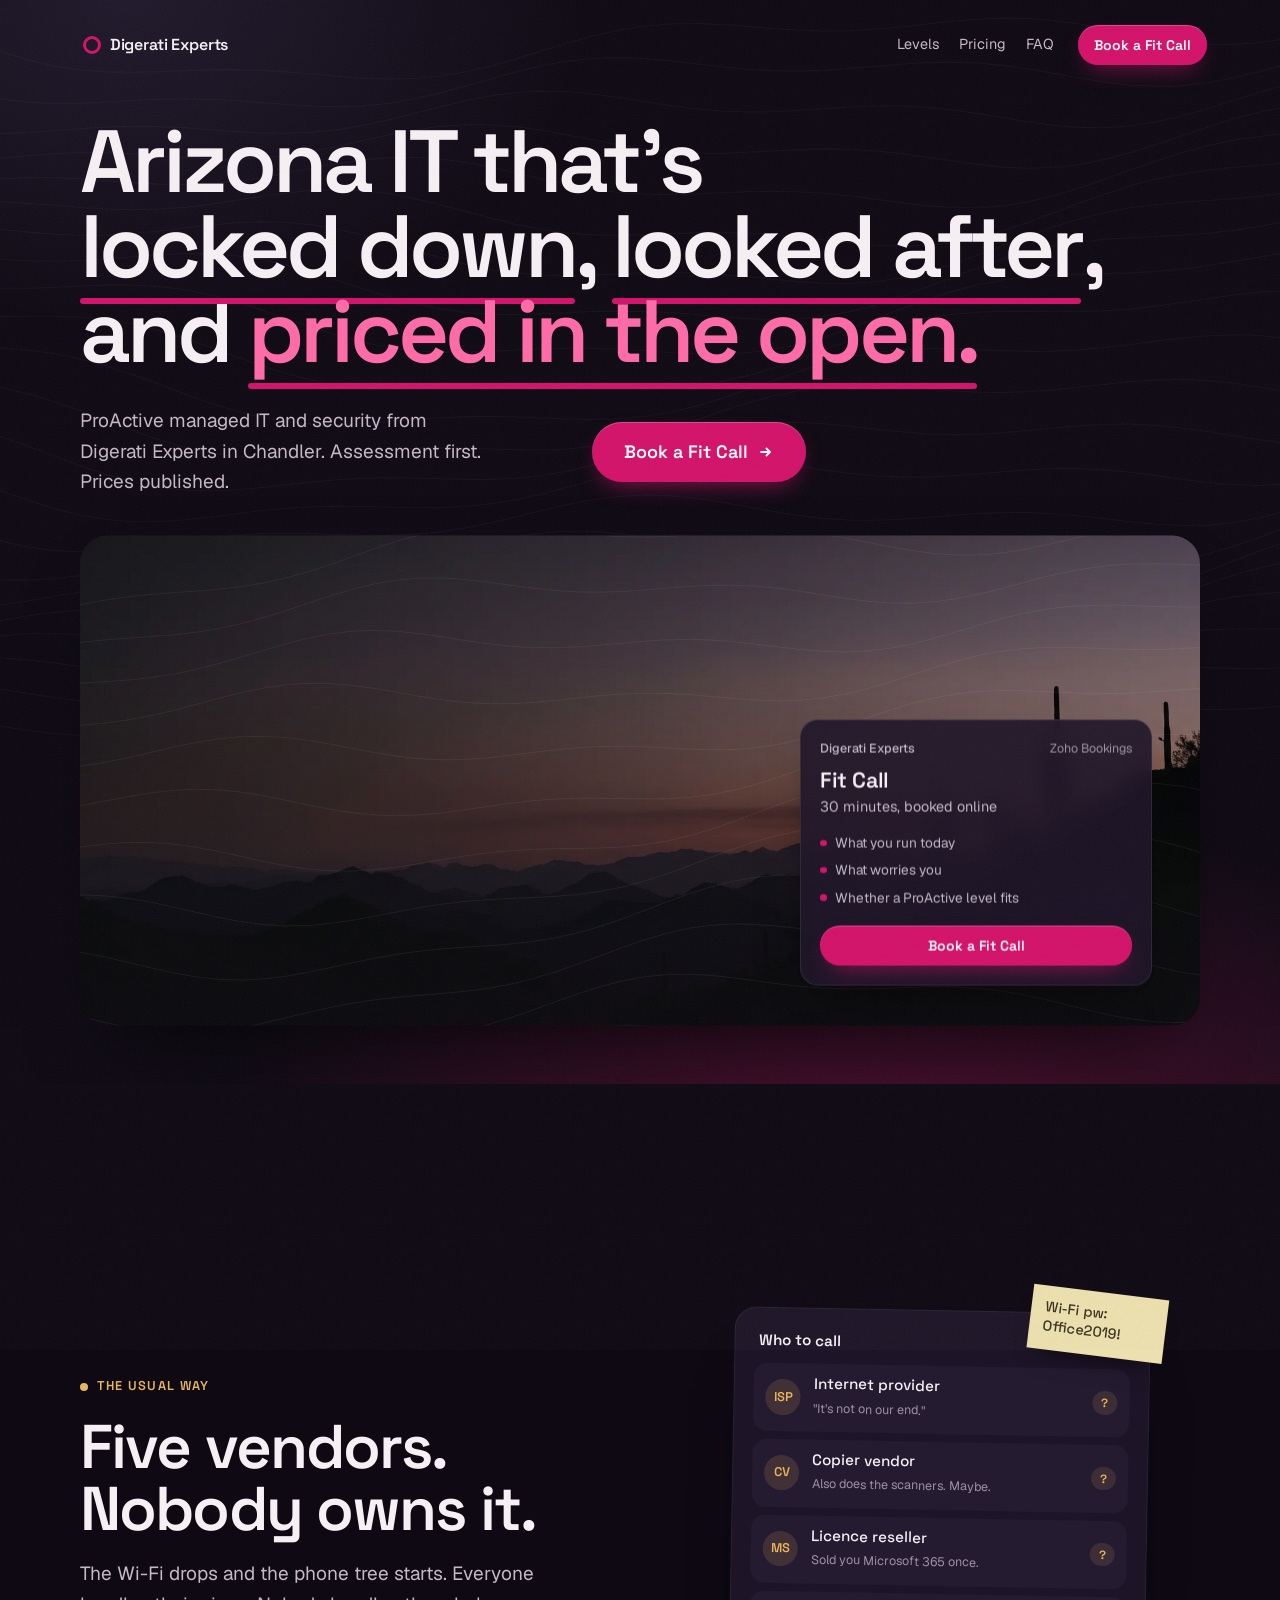
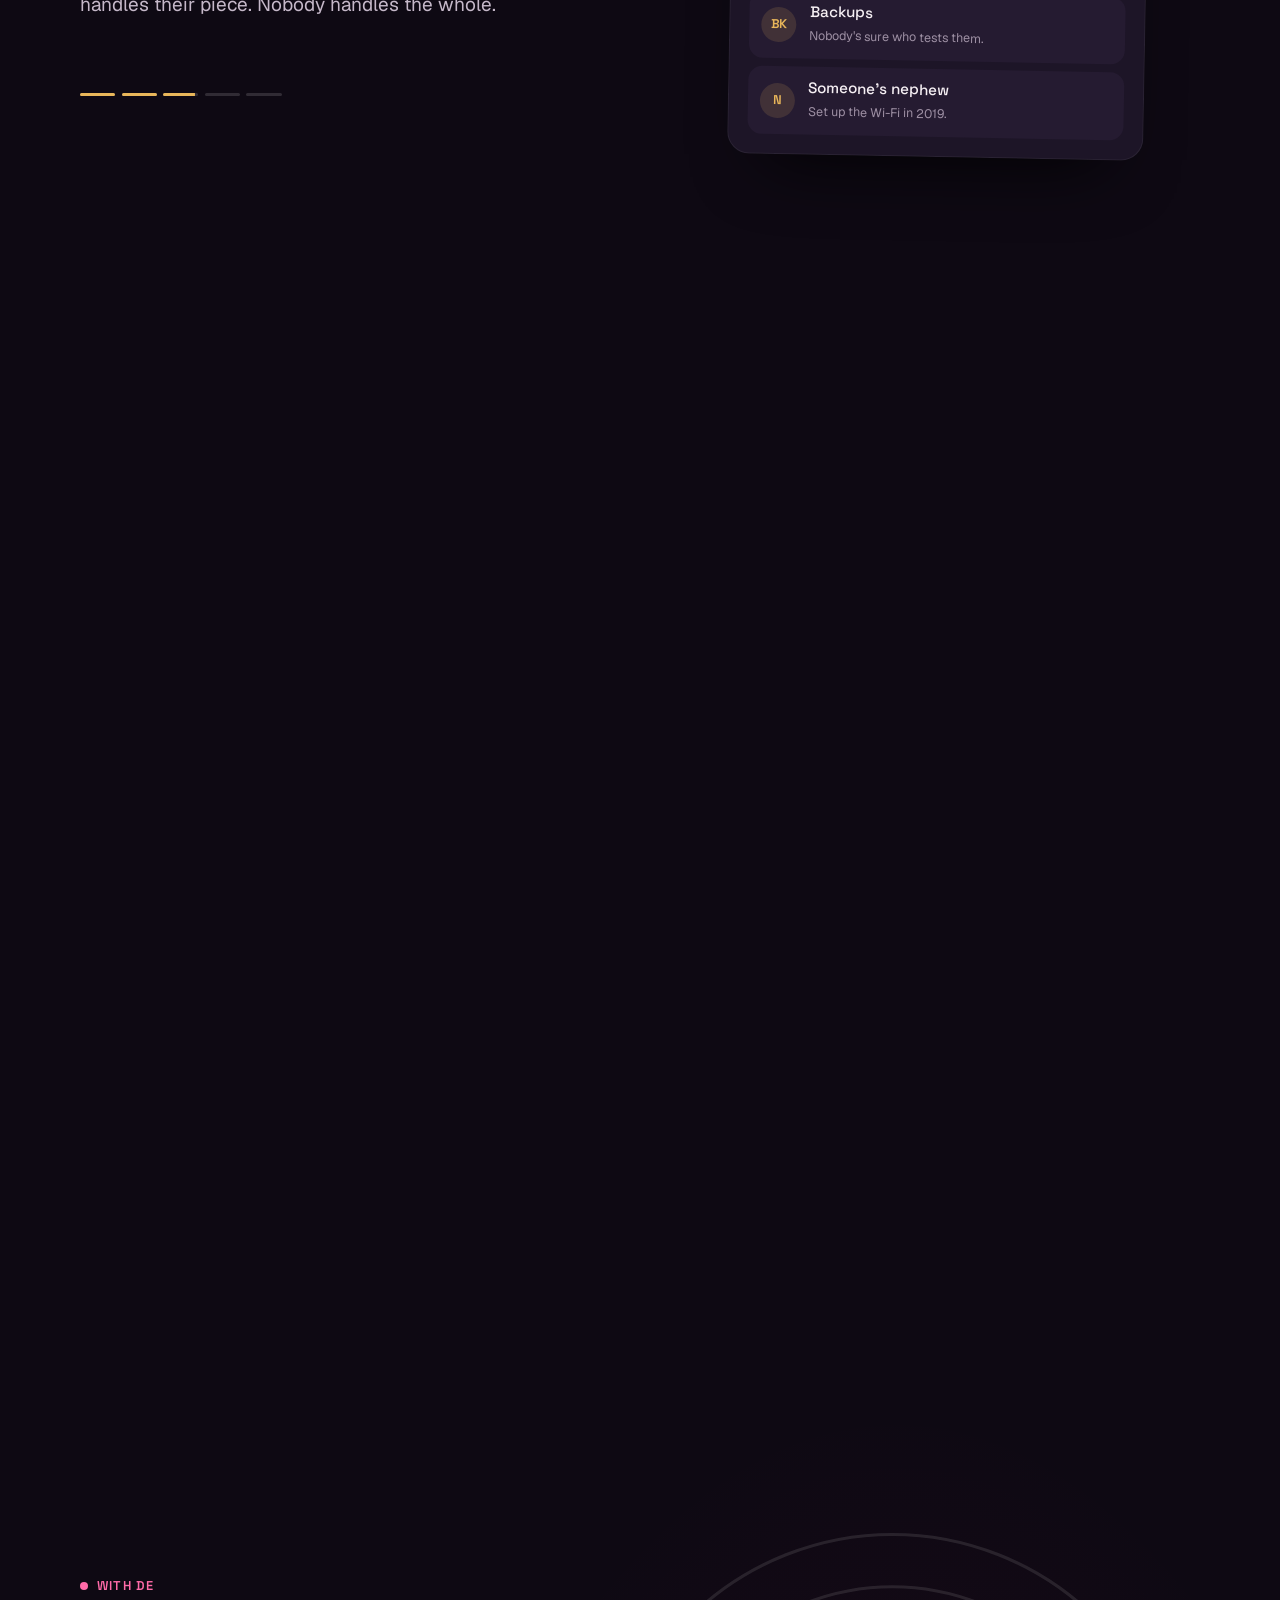
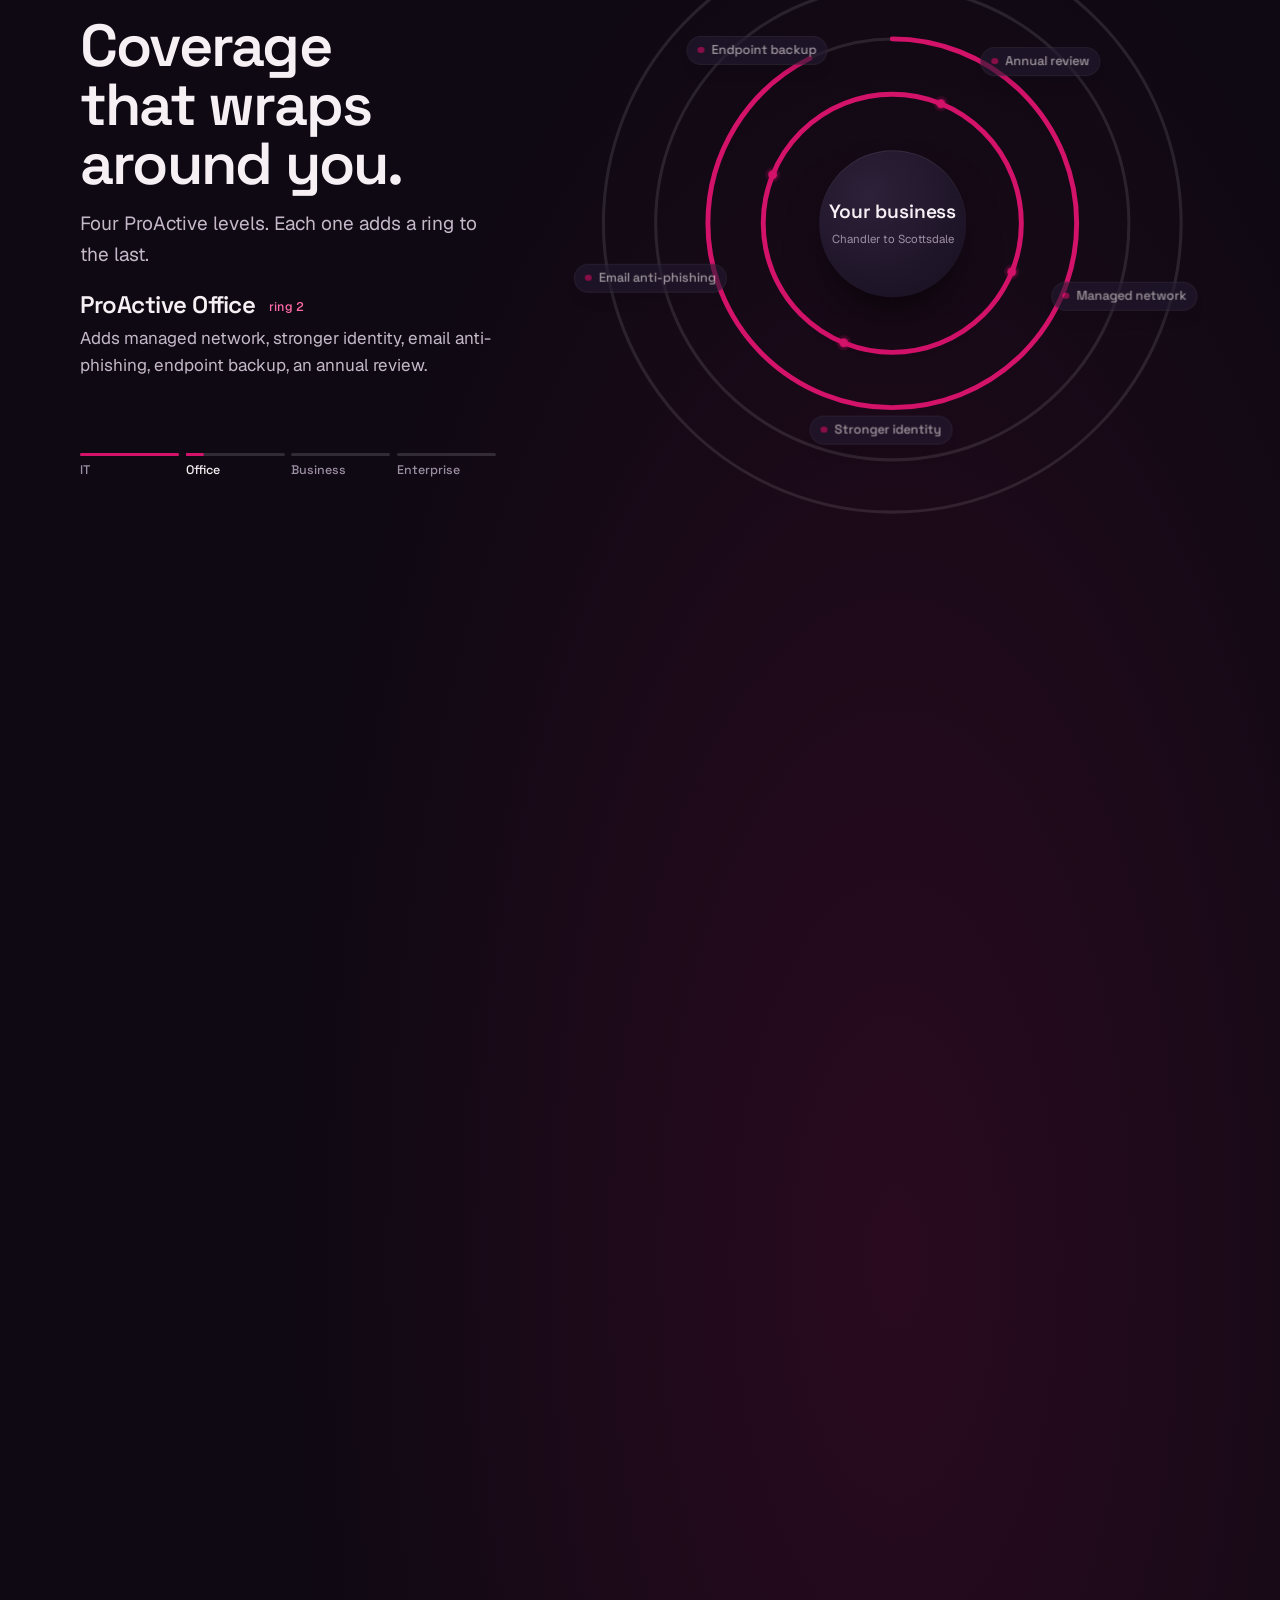
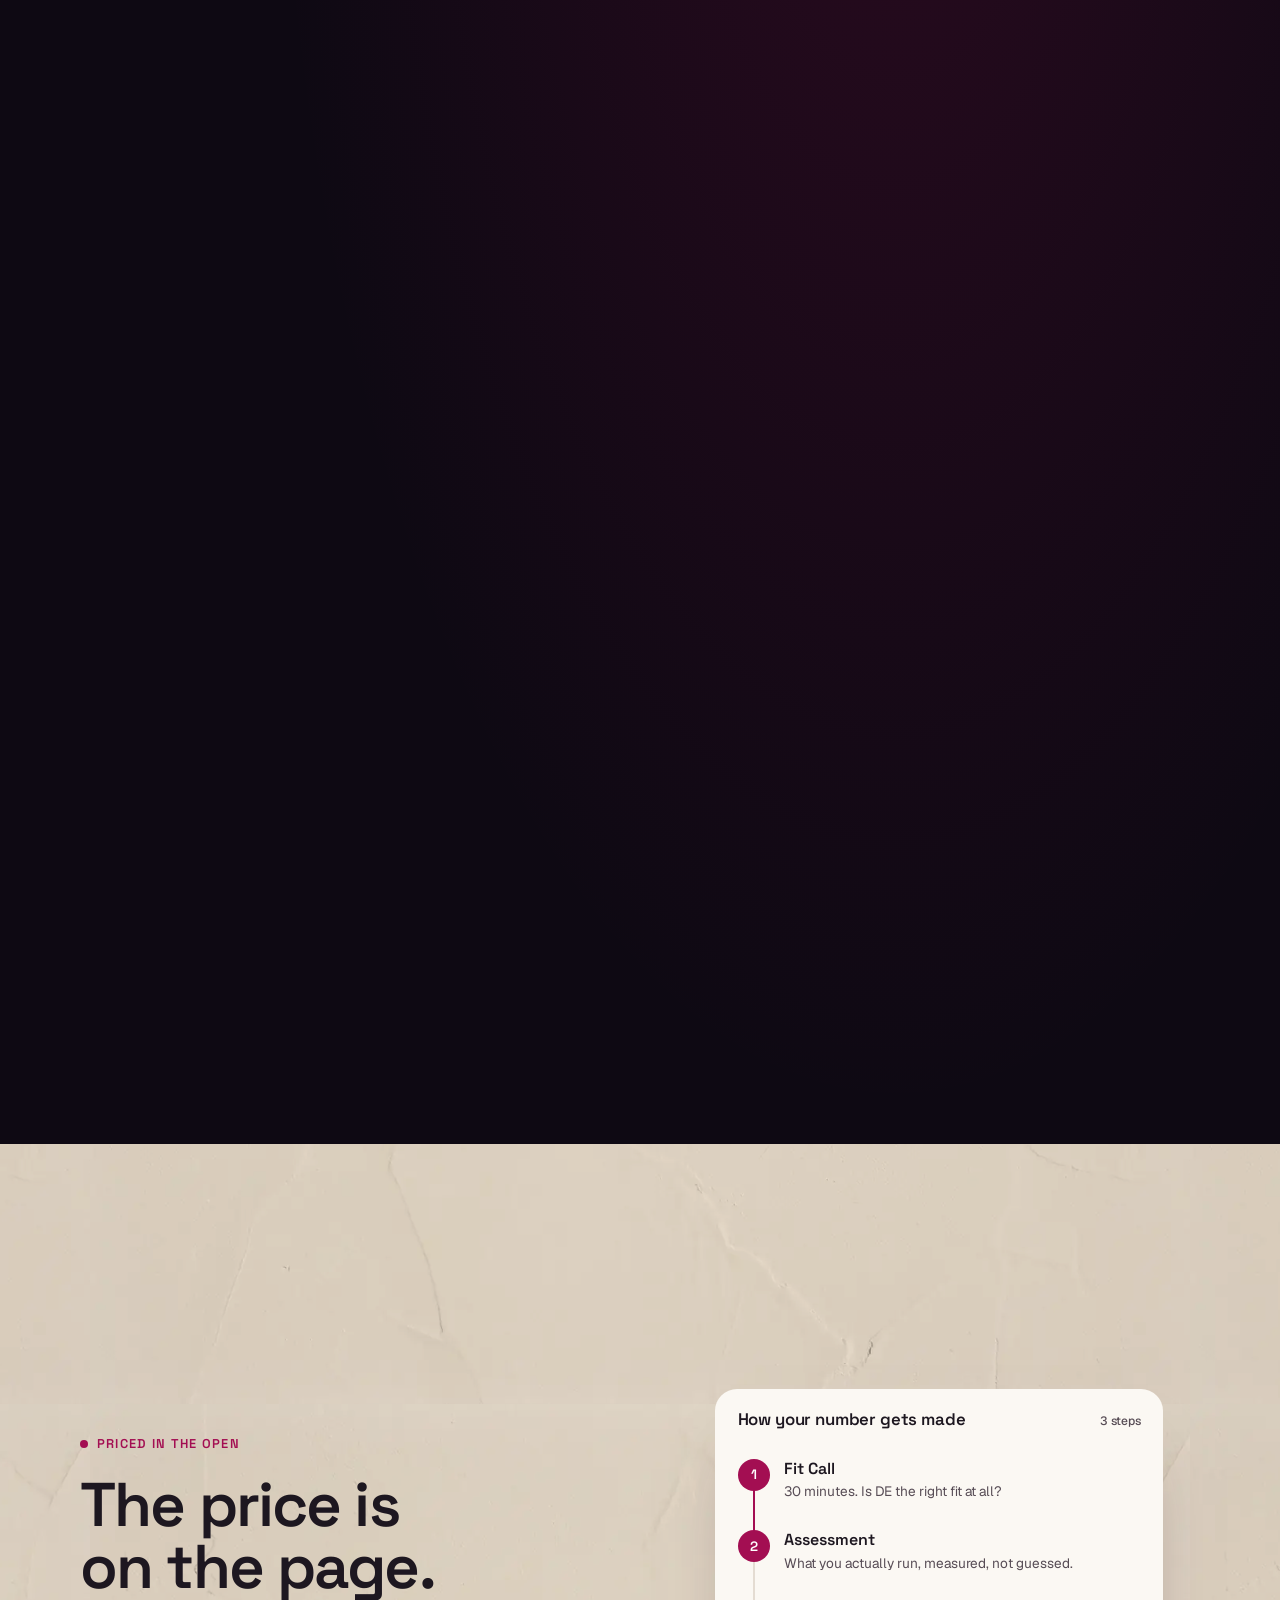
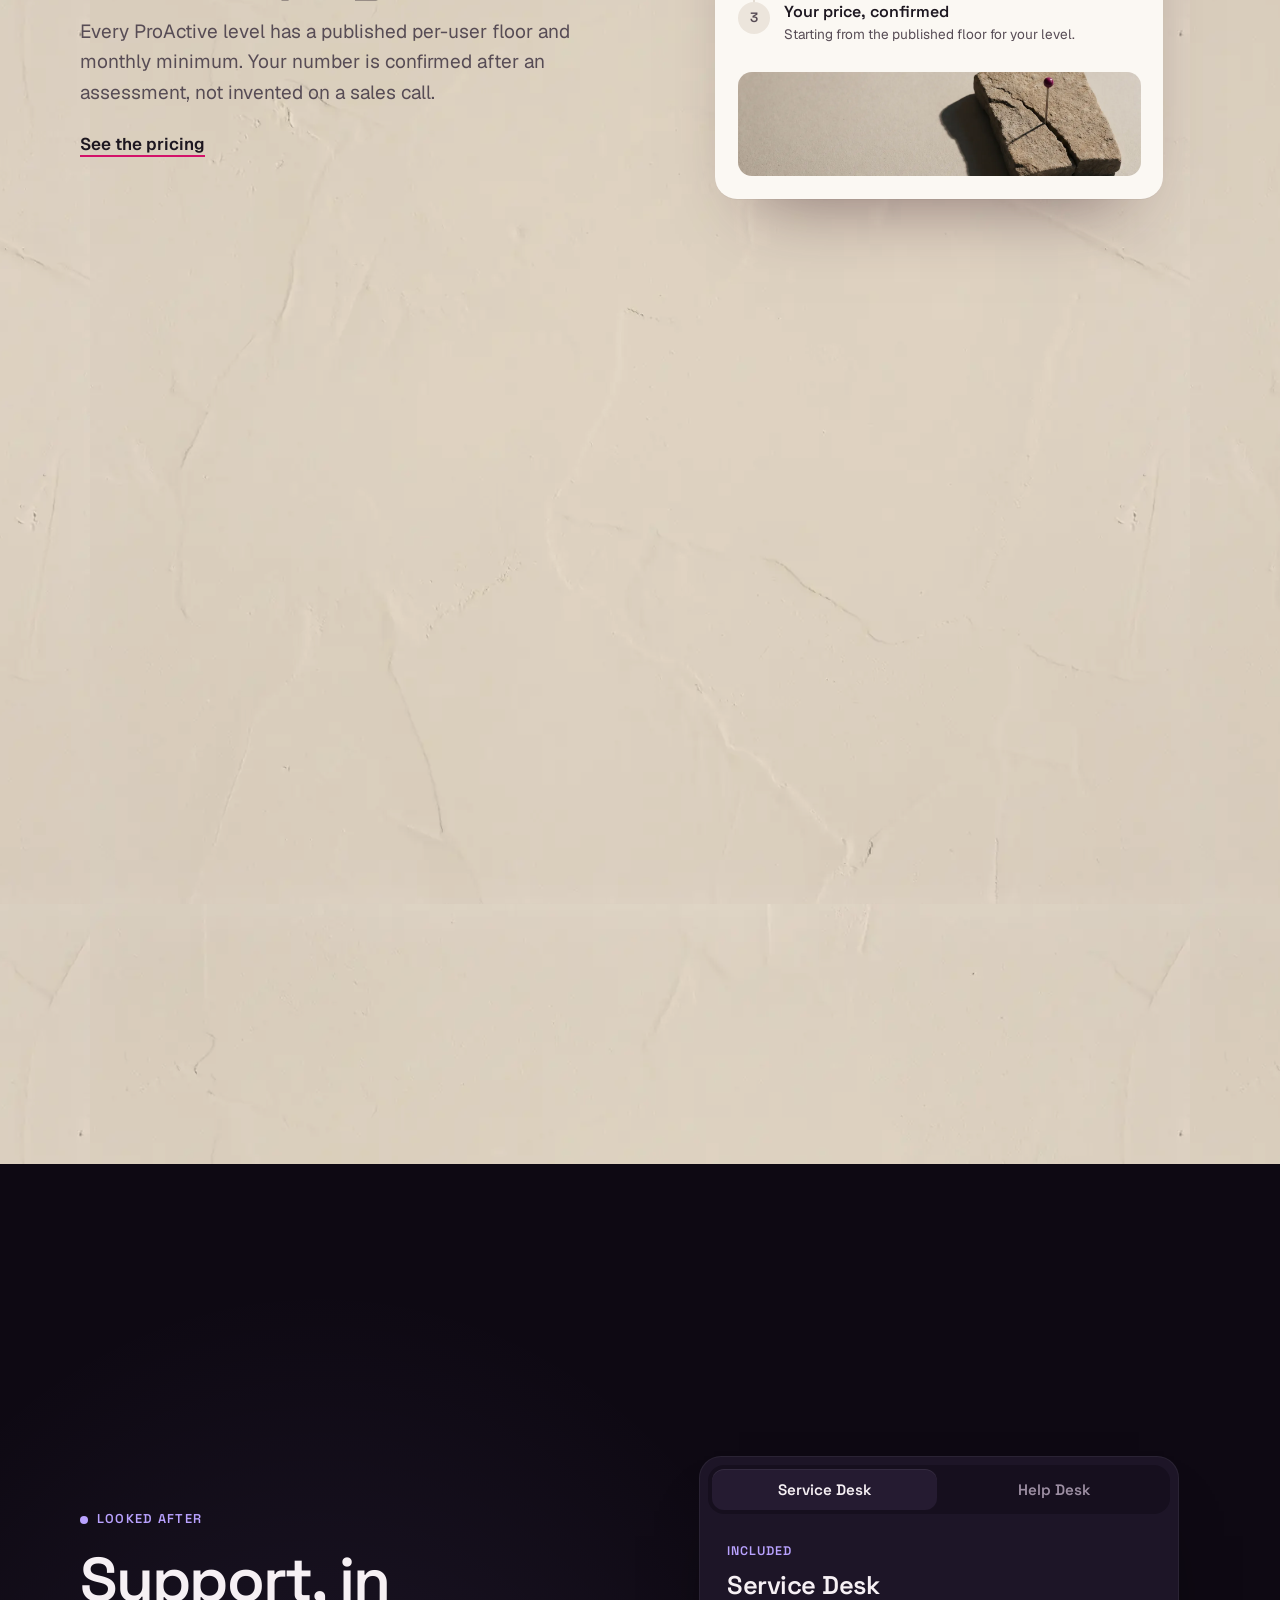
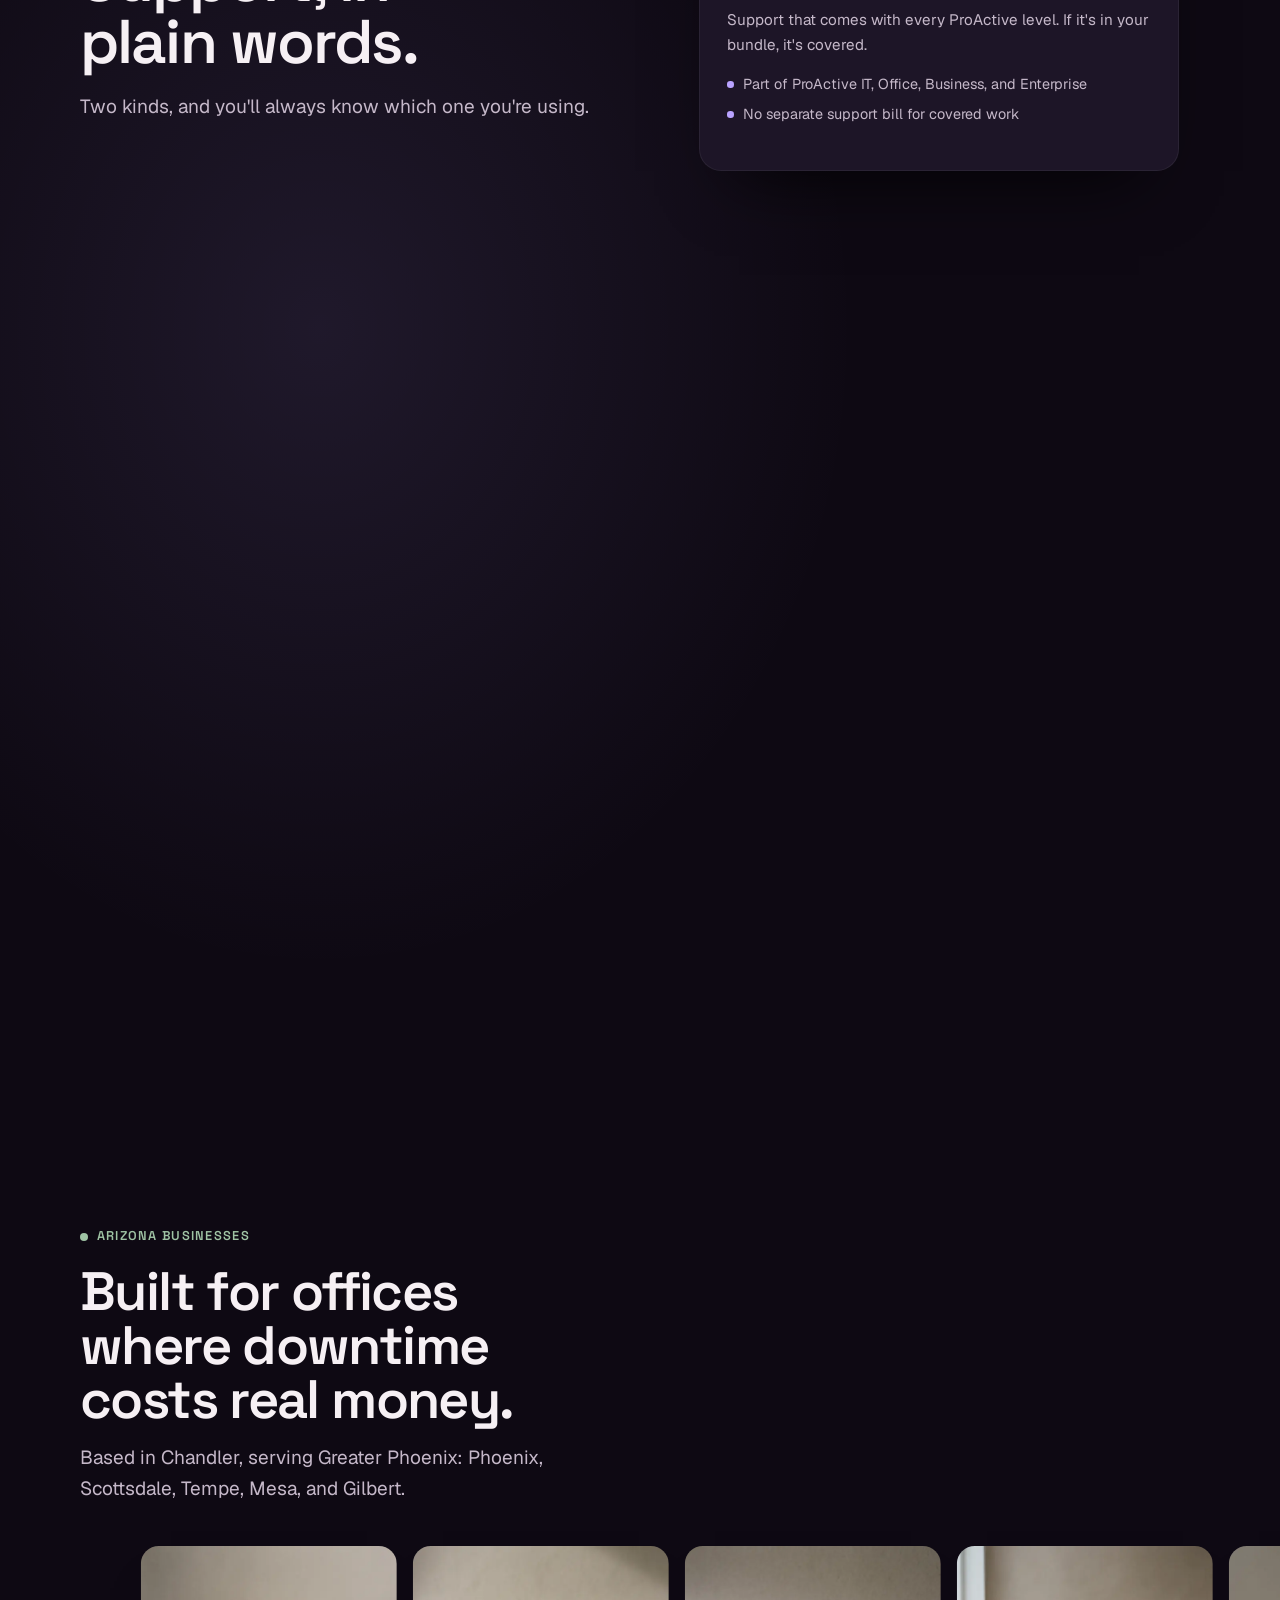
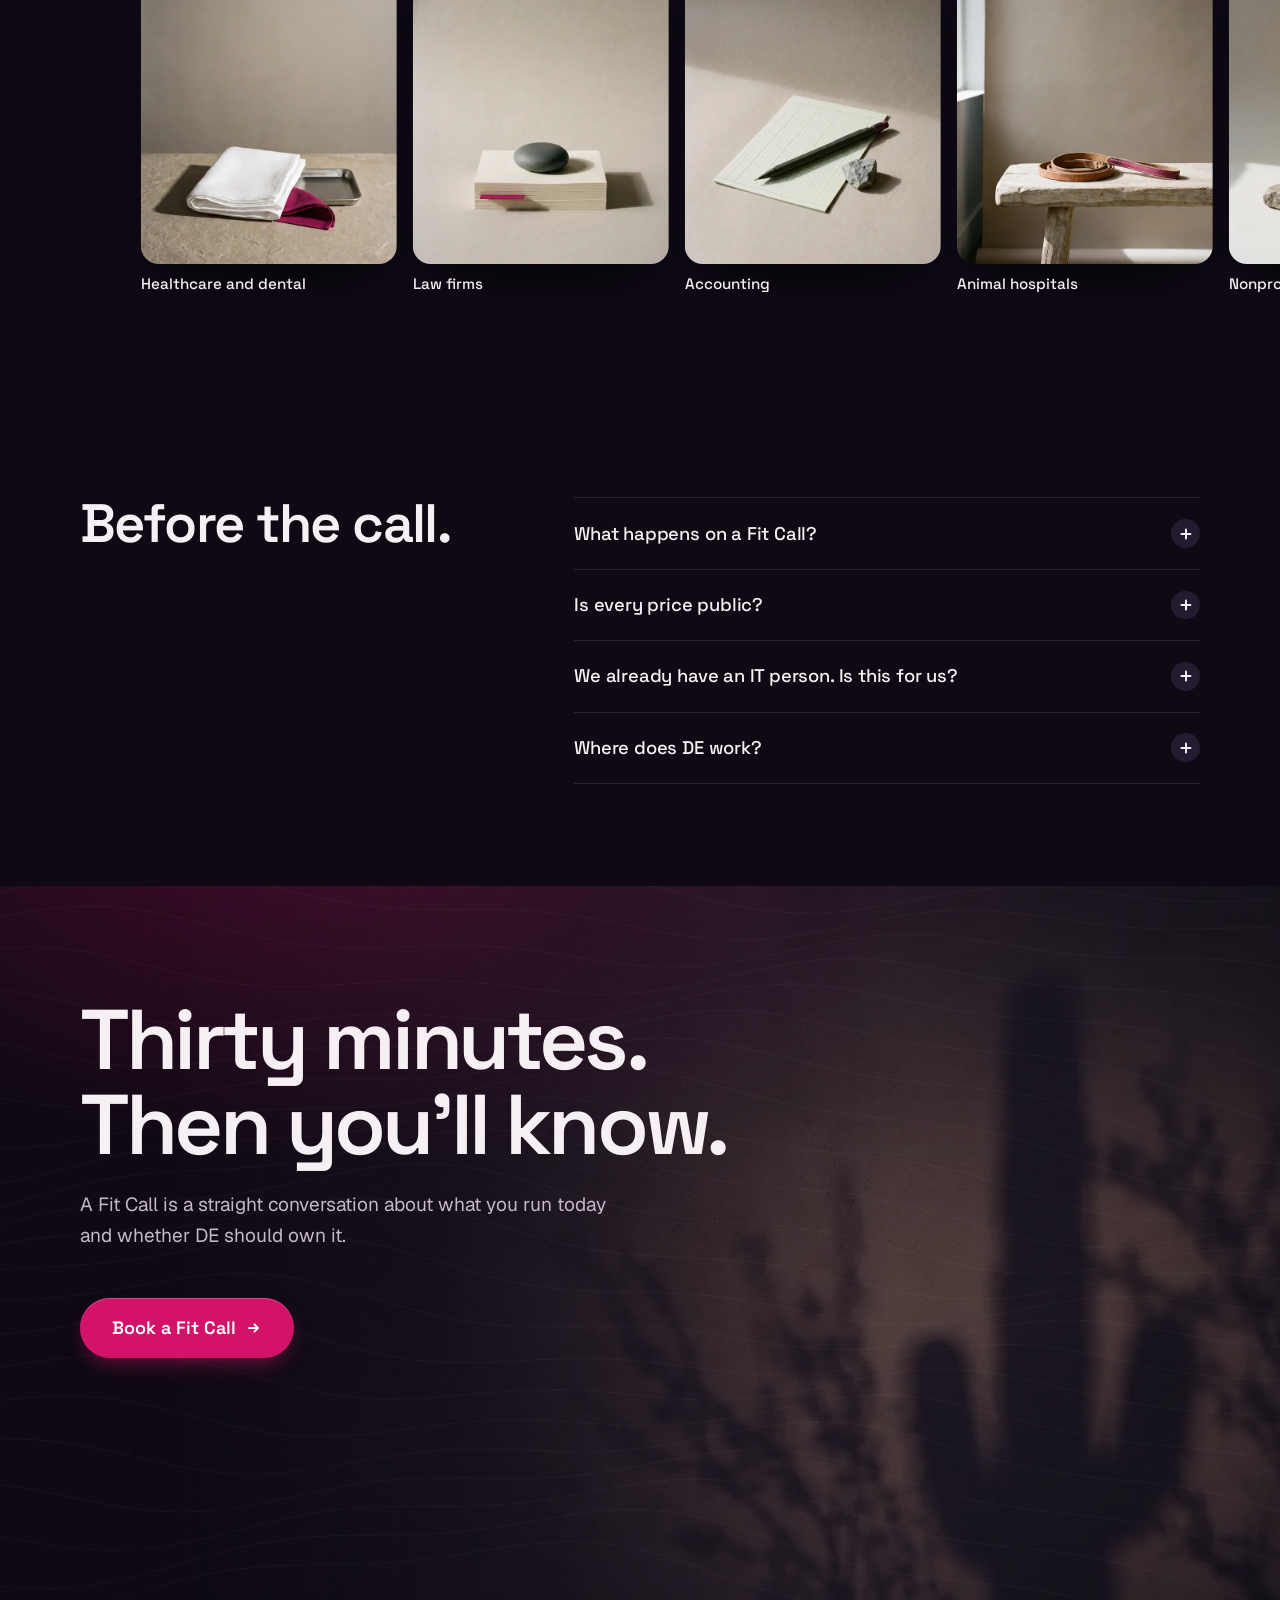
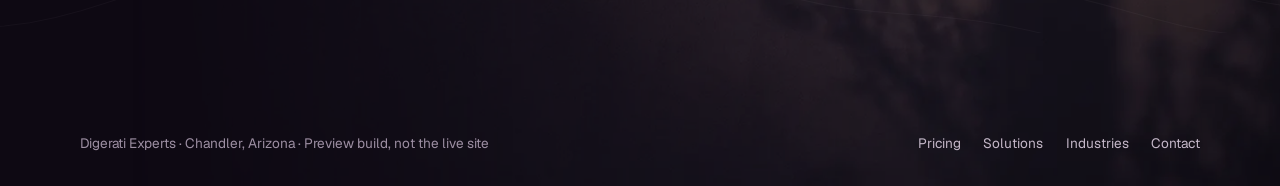
<file: b/index.html>
<!doctype html>
<html lang="en">
<head>
<meta charset="utf-8">
<meta name="viewport" content="width=device-width, initial-scale=1, viewport-fit=cover">
<title>Digerati Experts · Arizona IT that's locked down, looked after, and priced in the open</title>
<meta name="description" content="Digerati Experts (DE) is an Arizona managed IT and security provider in Chandler. ProActive Ecosystem levels with published pricing. Book a 30-minute Fit Call.">
<meta name="robots" content="noindex">
<link rel="icon" href="data:image/svg+xml,<svg xmlns='http://www.w3.org/2000/svg' viewBox='0 0 32 32'><rect width='32' height='32' rx='8' fill='%23120c18'/><circle cx='16' cy='16' r='8' fill='none' stroke='%23D3126A' stroke-width='3'/></svg>">
<link rel="preload" href="assets/fonts/space-grotesk.woff2" as="font" type="font/woff2" crossorigin>
<style>
@font-face { font-family: "Space Grotesk"; src: url(assets/fonts/space-grotesk.woff2) format("woff2"); font-weight: 300 700; font-display: swap; }
@font-face { font-family: "Geist"; src: url(assets/fonts/geist.woff2) format("woff2"); font-weight: 100 900; font-display: swap; }

:root {
  --bg: #0e0913; --bg-2: #160f1e; --card: #1d1527; --card-2: #251b31;
  --ink: #f6f0f4; --soft: #c5b8c9; --mute: #9d8fa3;
  --mag: #d3126a; --mag-hi: #ff6aa8; --mag-deep: #a30e52;
  /* scene accents: one per act, all from the Arizona palette; the CTA stays magenta */
  --sand: #e8b65a; --sage: #9fc3a4; --dusk: #b9a2ff;
  --paper: #ebe5dd; --paper-ink: #1d1720; --paper-soft: #574c55;
  --display: "Space Grotesk", system-ui, sans-serif;
  --text: "Geist", system-ui, sans-serif;
  --gut: clamp(1.25rem, 5vw, 5rem);
  --maxw: 78rem;
  --ease: cubic-bezier(.23, 1, .32, 1);
  --r: 20px;
}
*, *::before, *::after { box-sizing: border-box; }
html { -webkit-text-size-adjust: 100%; background: var(--bg); }
body { margin: 0; background: var(--bg); color: var(--ink); font: 400 1.0625rem/1.6 var(--text); -webkit-font-smoothing: antialiased; overflow-x: clip; }
img { display: block; max-width: 100%; }
a { color: inherit; }
::selection { background: var(--mag); color: #fff; }
:focus-visible { outline: 2px solid var(--mag-hi); outline-offset: 3px; border-radius: 6px; }
h1, h2, h3 { font-family: var(--display); font-weight: 600; letter-spacing: -0.03em; line-height: 1.0; margin: 0; text-wrap: balance; }
p { margin: 0; text-wrap: pretty; }
.wrap { width: 100%; max-width: var(--maxw); margin: 0 auto; padding: 0 var(--gut); }
.sr-only { position: absolute; width: 1px; height: 1px; overflow: hidden; clip: rect(0 0 0 0); white-space: nowrap; }
.grain { position: fixed; inset: -50%; z-index: 90; pointer-events: none; opacity: .05;
  background-image: url("data:image/svg+xml,<svg xmlns='http://www.w3.org/2000/svg' width='160' height='160'><filter id='n'><feTurbulence type='fractalNoise' baseFrequency='.9' numOctaves='2' stitchTiles='stitch'/></filter><rect width='100%' height='100%' filter='url(%23n)'/></svg>"); }

/* ---------- the button (one label, everywhere) ---------- */
.btn { display: inline-flex; align-items: center; gap: .6rem; min-height: 3.25rem; padding: 0 1.5rem; border-radius: 999px;
  background: var(--mag); color: #fff; text-decoration: none; white-space: nowrap; font: 600 1rem/1 var(--display);
  box-shadow: 0 10px 24px -10px rgba(211,18,106,.7), inset 0 1px 0 rgba(255,255,255,.22);
  transition: transform 160ms var(--ease), background-color 160ms var(--ease); }
.btn svg { width: 1rem; height: 1rem; transition: transform 200ms var(--ease); }
@media (hover: hover) and (pointer: fine) { .btn:hover { background: #e01874; } .btn:hover svg { transform: translateX(3px); } }
.btn:active { transform: scale(.97); }
.btn:focus-visible { outline-color: #fff; }
.btn--sm { min-height: 2.5rem; padding: 0 1rem; font-size: .875rem; }
.btn--lg { min-height: 3.75rem; padding: 0 2rem; font-size: 1.125rem; }

/* ---------- nav: a bar that folds into a floating pill ---------- */
.nav { position: fixed; z-index: 80; top: 0; left: 0; right: 0; display: flex; justify-content: center; pointer-events: none; padding-top: 1rem; }
.nav__inner { pointer-events: auto; display: flex; align-items: center; gap: 1.5rem; width: min(100% - 2 * var(--gut), var(--maxw));
  padding: .5rem .5rem .5rem 1.1rem; border-radius: 999px; border: 1px solid transparent;
  transition: width 420ms var(--ease), background-color 300ms var(--ease), border-color 300ms var(--ease), box-shadow 300ms var(--ease); }
.nav.is-pill .nav__inner { width: min(100% - 2rem, 40rem); background: rgba(24, 16, 32, .78); border-color: rgba(255,255,255,.08);
  box-shadow: 0 14px 32px -16px rgba(0,0,0,.8); backdrop-filter: blur(14px) saturate(1.2); -webkit-backdrop-filter: blur(14px) saturate(1.2); }
.mark { display: flex; align-items: center; gap: .55rem; text-decoration: none; font: 600 1rem/1 var(--display); letter-spacing: -.01em; white-space: nowrap; }
.mark i { width: 1.15rem; height: 1.15rem; border-radius: 50%; border: 3px solid var(--mag); display: block; }
.nav__links { display: flex; gap: 1.25rem; margin-left: auto; font-size: .9rem; color: var(--soft); }
.nav__links a { text-decoration: none; }
.nav__links a:hover { color: var(--ink); }
@media (max-width: 760px) { .nav__links { display: none; } .nav__inner { gap: .75rem; } .nav .btn { margin-left: auto; } }

/* ---------- scene machinery: a tall section with a sticky frame ---------- */
.scene { position: relative; }
.scene__frame { position: sticky; top: 0; height: 100vh; height: 100svh; overflow: hidden; display: flex; align-items: center; }
.eyebrow { display: inline-flex; align-items: center; gap: .55rem; font: 600 .8rem/1 var(--display); letter-spacing: .1em; text-transform: uppercase; color: var(--accent, var(--mag-hi)); }
.eyebrow::before { content: ""; width: .5rem; height: .5rem; border-radius: 50%; background: currentColor; }
.lede { color: var(--soft); font-size: clamp(1.02rem, .95rem + .3vw, 1.2rem); max-width: 34rem; }
.steps { display: flex; gap: .4rem; margin-top: 1.6rem; }
.steps span { height: 3px; width: 2.2rem; border-radius: 3px; background: rgba(255,255,255,.14); overflow: hidden; position: relative; }
.steps span::after { content: ""; position: absolute; inset: 0; background: var(--accent, var(--mag)); transform-origin: 0 50%; transform: scaleX(var(--f, 0)); }

/* ---------- 1 · hero (bookend) ---------- */
.hero { min-height: 100vh; min-height: 100svh; position: relative; padding: 7.5rem 0 3rem; isolation: isolate;
  background: radial-gradient(90% 60% at 70% 110%, rgba(211,18,106,.34), transparent 60%), radial-gradient(60% 50% at 10% 0%, rgba(185,162,255,.10), transparent 60%), var(--bg); }
.topo { position: absolute; inset: 0; z-index: -1; opacity: .5; pointer-events: none; }
.topo path { fill: none; stroke: rgba(246,240,244,.07); stroke-width: 1; }
.hero h1 { font-size: clamp(2.6rem, 1.2rem + 5.4vw, 6.2rem); letter-spacing: -0.045em; line-height: .96; max-width: 14.5em; }
.hero h1 .ph { position: relative; white-space: nowrap; }
.hero h1 .ph::after { content: ""; position: absolute; left: 0; right: 0; bottom: -.02em; height: .07em; border-radius: .07em; background: var(--mag); transform-origin: 0 50%; transform: scaleX(0); animation: draw 900ms var(--ease) forwards; }
.hero h1 .ph:nth-of-type(1)::after { animation-delay: 350ms; }
.hero h1 .ph:nth-of-type(2)::after { animation-delay: 750ms; }
.hero h1 .ph:nth-of-type(3)::after { animation-delay: 1150ms; }
.hero h1 .ph:nth-of-type(3) { color: var(--mag-hi); }
@keyframes draw { to { transform: scaleX(1); } }
.hero__row { display: flex; align-items: center; gap: 1.5rem 2rem; flex-wrap: wrap; margin-top: 2rem; }
.hero__row .lede { max-width: 30rem; }
.panel { position: relative; margin-top: 3rem; border-radius: 28px; overflow: hidden; aspect-ratio: 16 / 7; min-height: 20rem;
  box-shadow: 0 40px 80px -40px rgba(0,0,0,.9), inset 0 1px 0 rgba(255,255,255,.06); transform: translateY(calc(var(--hp, 0) * -40px)); }
.panel > img { position: absolute; inset: 0; width: 100%; height: 100%; object-fit: cover; object-position: 50% 70%; transform: scale(calc(1.08 - var(--hp, 0) * .06)); }
.panel::after { content: ""; position: absolute; inset: 0; background: linear-gradient(180deg, rgba(14,9,19,0) 30%, rgba(14,9,19,.65) 100%); }
.panel .topo { z-index: 1; opacity: .9; }
.panel .topo path { stroke: rgba(255,255,255,.08); }
/* the honest mock: the actual Fit Call booking, as a card */
.book { position: absolute; z-index: 2; right: clamp(1rem, 4vw, 3rem); bottom: clamp(1rem, 4vw, 2.5rem); width: min(22rem, calc(100% - 2rem));
  background: rgba(29,21,39,.9); border: 1px solid rgba(255,255,255,.08); border-radius: 18px; padding: 1.1rem 1.2rem 1.2rem;
  box-shadow: 0 24px 48px -24px rgba(0,0,0,.9); backdrop-filter: blur(10px); -webkit-backdrop-filter: blur(10px); }
.book__top { display: flex; justify-content: space-between; align-items: center; font-size: .78rem; color: var(--mute); }
.book__top b { font-weight: 500; color: var(--soft); }
.book h2 { font-size: 1.35rem; margin: .7rem 0 .25rem; letter-spacing: -.02em; }
.book p { font-size: .9rem; color: var(--soft); }
.book ul { list-style: none; padding: 0; margin: .9rem 0 1rem; display: grid; gap: .35rem; font-size: .85rem; color: var(--soft); }
.book li { display: flex; gap: .55rem; align-items: baseline; }
.book li::before { content: ""; width: .4rem; height: .4rem; border-radius: 50%; background: var(--mag); flex: none; transform: translateY(-.1rem); }
.book .btn { width: 100%; justify-content: center; }

/* ---------- 2 · the usual way ---------- */
.s-usual { height: 210vh; --accent: var(--sand); background: var(--bg); }
.grid2 { display: grid; grid-template-columns: minmax(0, 1fr) minmax(0, 1fr); gap: clamp(2rem, 6vw, 6rem); align-items: center; width: 100%; }
.s-usual h2, .s-price h2, .s-desk h2 { font-size: clamp(2.2rem, 1.3rem + 3.2vw, 4.2rem); margin: 1.1rem 0 1.2rem; }
.contacts { position: relative; justify-self: center; width: min(100%, 26rem); background: var(--card); border-radius: 22px; padding: 1.2rem; border: 1px solid rgba(255,255,255,.06);
  box-shadow: 0 40px 70px -40px rgba(0,0,0,.9); transform: rotate(calc(var(--p, 0) * 3deg)); }
.contacts__head { display: flex; justify-content: space-between; align-items: center; font: 600 .95rem/1 var(--display); padding: .3rem .3rem 1rem; }
.contacts__head span { font: 500 .75rem/1 var(--text); color: var(--mute); }
.contacts ol { list-style: none; margin: 0; padding: 0; display: grid; gap: .5rem; }
.contacts li { display: grid; grid-template-columns: 2.2rem 1fr auto; gap: .8rem; align-items: center; padding: .7rem .75rem; border-radius: 14px; background: var(--card-2);
  transition: opacity 300ms var(--ease), transform 400ms var(--ease); }
.contacts li .av { width: 2.2rem; height: 2.2rem; border-radius: 50%; display: grid; place-items: center; background: rgba(232,182,90,.14); color: var(--sand); font: 600 .8rem/1 var(--display); }
.contacts li b { display: block; font: 500 .95rem/1.2 var(--display); }
.contacts li small { color: var(--mute); font-size: .78rem; }
.contacts li .q { font: 600 .75rem/1 var(--display); color: var(--sand); padding: .35rem .55rem; border-radius: 999px; background: rgba(232,182,90,.12); opacity: 0; transform: scale(.9); transition: opacity 240ms var(--ease), transform 240ms var(--ease); }
.contacts li.is-q .q { opacity: 1; transform: none; }
.contacts li.is-gone { opacity: .28; transform: translateX(10px); }
.sticky { position: absolute; top: -1.4rem; right: -1rem; width: 8.5rem; padding: .75rem .85rem .9rem; background: #ece0ae; color: #3b3320; font: 500 .9rem/1.3 var(--display);
  transform: rotate(6deg); box-shadow: 0 16px 24px -14px rgba(0,0,0,.6); }
.s-usual .tail { margin-top: 1.4rem; font: 500 1.15rem/1.35 var(--display); color: var(--ink); opacity: var(--tail, 0); transform: translateY(calc((1 - var(--tail, 0)) * 10px)); }
.s-usual .tail span { color: var(--mag-hi); }

/* ---------- 3 · PEAK: coverage rings ---------- */
.s-rings { height: 330vh; --accent: var(--mag-hi);
  background: radial-gradient(70% 70% at 70% 50%, rgba(211,18,106,.14), transparent 70%), var(--bg); }
.rings-grid { display: grid; grid-template-columns: minmax(0, .85fr) minmax(0, 1.15fr); gap: clamp(1.5rem, 4vw, 4rem); align-items: center; width: 100%; }
.s-rings h2 { font-size: clamp(2.2rem, 1.3rem + 3vw, 4rem); margin: 1.1rem 0 1rem; }
.lvl { position: relative; min-height: 9.5rem; margin-top: 1.4rem; }
.lvl article { position: absolute; inset: 0 0 auto 0; opacity: 0; transform: translateY(12px); transition: opacity 360ms var(--ease), transform 360ms var(--ease); }
.lvl article.is-on { opacity: 1; transform: none; }
.lvl h3 { font-size: 1.5rem; letter-spacing: -.02em; }
.lvl h3 small { font: 500 .78rem/1 var(--text); color: var(--mag-hi); margin-left: .5rem; letter-spacing: .02em; vertical-align: middle; }
.lvl p { margin-top: .5rem; color: var(--soft); max-width: 30rem; }
.rail { display: grid; grid-template-columns: repeat(4, 1fr); gap: .4rem; margin-top: .5rem; max-width: 26rem; }
.rail button { all: unset; cursor: pointer; font: 500 .78rem/1 var(--display); color: var(--mute); padding-top: .7rem; position: relative; }
.rail button::before { content: ""; position: absolute; top: 0; left: 0; right: 0; height: 3px; border-radius: 3px; background: rgba(255,255,255,.14); }
.rail button::after { content: ""; position: absolute; top: 0; left: 0; right: 0; height: 3px; border-radius: 3px; background: var(--mag); transform-origin: 0 50%; transform: scaleX(var(--f, 0)); }
.rail button.is-on { color: var(--ink); }
.rail button:focus-visible { outline: 2px solid var(--mag-hi); outline-offset: 4px; }
.orbit { position: relative; width: min(100%, 40rem); aspect-ratio: 1; justify-self: center; }
.orbit svg { position: absolute; inset: 0; width: 100%; height: 100%; overflow: visible; }
.orbit .ring { fill: none; stroke: rgba(255,255,255,.1); stroke-width: 1; }
.orbit .draw { fill: none; stroke: var(--mag); stroke-width: 1.6; stroke-linecap: round; }
.core { position: absolute; left: 50%; top: 50%; width: 24%; aspect-ratio: 1; transform: translate(-50%, -50%); border-radius: 50%; display: grid; place-items: center; text-align: center;
  background: radial-gradient(circle at 35% 30%, #2d2039, #170f1f); box-shadow: 0 24px 50px -20px rgba(0,0,0,.9), inset 0 1px 0 rgba(255,255,255,.08); }
.core b { font: 600 clamp(.85rem, .6rem + .8vw, 1.2rem)/1.1 var(--display); letter-spacing: -.01em; }
.core small { display: block; font-size: .72rem; color: var(--mute); margin-top: .25rem; }
.chip { position: absolute; left: 0; top: 0; white-space: nowrap; font: 500 .8rem/1 var(--display); padding: .45rem .65rem; border-radius: 999px;
  background: var(--card-2); color: var(--ink); border: 1px solid rgba(255,255,255,.08); box-shadow: 0 10px 20px -12px rgba(0,0,0,.9);
  will-change: transform, opacity; }
.chip::before { content: ""; display: inline-block; width: .4rem; height: .4rem; border-radius: 50%; background: var(--mag); margin-right: .45rem; vertical-align: .08em; }
.chip.is-dot { padding: 0; width: .55rem; height: .55rem; font-size: 0; border: 0; background: var(--mag); box-shadow: 0 0 0 3px rgba(211,18,106,.18); }
.chip.is-dot::before { display: none; }

/* ---------- 4 · priced in the open (light ground: the only one) ---------- */
.s-price { height: 180vh; --accent: var(--mag-deep); color: var(--paper-ink);
  background: url(assets/ground-stucco.webp) center / 1100px auto, var(--paper); background-blend-mode: multiply; }
.s-price .lede { color: var(--paper-soft); }
.s-price a.textlink { color: var(--paper-ink); }
.flow-card { justify-self: center; width: min(100%, 28rem); background: #fbf8f3; border-radius: 22px; padding: 1.4rem; box-shadow: 0 40px 70px -40px rgba(60,30,40,.55), 0 1px 0 rgba(0,0,0,.04); }
.flow-card h3 { font-size: 1.05rem; letter-spacing: -.01em; display: flex; justify-content: space-between; align-items: baseline; }
.flow-card h3 span { font: 500 .75rem/1 var(--text); color: var(--paper-soft); }
.flow-steps { position: relative; margin-top: 1.1rem; }
.flow-card ol { list-style: none; margin: 0; padding: 0; display: grid; gap: 0; }
.flow-card li { display: grid; grid-template-columns: 2rem 1fr; gap: .9rem; padding: .85rem 0; position: relative; }
.flow-card li .n { width: 2rem; height: 2rem; border-radius: 50%; display: grid; place-items: center; font: 600 .85rem/1 var(--display); background: #ece5dc; color: var(--paper-soft); transition: background-color 300ms var(--ease), color 300ms var(--ease); position: relative; z-index: 1; }
.flow-card li.is-done .n { background: var(--mag-deep); color: #fff; }
.flow-card li b { display: block; font: 600 1rem/1.25 var(--display); }
.flow-card li small { display: block; font-size: .85rem; color: var(--paper-soft); margin-top: .15rem; }
.flow-card .line { position: absolute; left: 1rem; top: 1.85rem; bottom: 1.85rem; width: 2px; background: #e4dcd2; translate: -1px 0; }
.flow-card .line::after { content: ""; position: absolute; inset: 0; background: var(--mag-deep); transform-origin: 50% 0; transform: scaleY(var(--fl, 0)); }
.flow-card img { margin-top: .8rem; border-radius: 14px; width: 100%; height: 6.5rem; object-fit: cover; }
.textlink { font-weight: 600; text-decoration: underline; text-decoration-color: var(--mag); text-decoration-thickness: 2px; text-underline-offset: .3em; }
.s-price .grid2 > div:first-child { order: 2; }

/* ---------- 5 · service desk vs help desk ---------- */
.s-desk { height: 170vh; --accent: var(--dusk); background: radial-gradient(60% 60% at 25% 50%, rgba(185,162,255,.10), transparent 70%), var(--bg); }
.desk { justify-self: center; width: min(100%, 30rem); background: var(--card); border-radius: 22px; padding: .5rem; border: 1px solid rgba(255,255,255,.06); box-shadow: 0 40px 70px -40px rgba(0,0,0,.9); }
.seg { display: grid; grid-template-columns: 1fr 1fr; gap: .25rem; padding: .25rem; border-radius: 16px; background: var(--bg-2); position: relative; }
.seg::before { content: ""; position: absolute; top: .25rem; bottom: .25rem; left: .25rem; width: calc(50% - .375rem); border-radius: 12px; background: var(--card-2);
  box-shadow: inset 0 1px 0 rgba(255,255,255,.07); transform: translateX(calc(var(--side, 0) * (100% + .25rem))); transition: transform 380ms var(--ease); }
.seg button { all: unset; cursor: pointer; position: relative; z-index: 1; text-align: center; padding: .8rem; font: 600 .95rem/1 var(--display); color: var(--mute); border-radius: 12px; transition: color 200ms var(--ease); }
.seg button[aria-selected="true"] { color: var(--ink); }
.seg button:focus-visible { outline: 2px solid var(--dusk); outline-offset: 2px; }
.desk__body { position: relative; min-height: 15.5rem; }
.desk__pane { position: absolute; inset: 0; padding: 1.4rem 1.2rem 1.2rem; opacity: 0; transform: translateY(8px); transition: opacity 320ms var(--ease), transform 320ms var(--ease); pointer-events: none; }
.desk__pane.is-on { opacity: 1; transform: none; pointer-events: auto; }
.desk__pane .tagline { font: 600 .78rem/1 var(--display); letter-spacing: .08em; text-transform: uppercase; color: var(--dusk); }
.desk__pane h3 { font-size: 1.6rem; margin: .6rem 0 .6rem; letter-spacing: -.02em; }
.desk__pane p { color: var(--soft); font-size: .95rem; }
.desk__pane ul { list-style: none; padding: 0; margin: 1rem 0 0; display: grid; gap: .45rem; font-size: .9rem; color: var(--soft); }
.desk__pane li::before { content: ""; display: inline-block; width: .4rem; height: .4rem; border-radius: 50%; background: var(--dusk); margin-right: .6rem; vertical-align: .1em; }

/* ---------- 6 · who DE looks after (flow, drifts sideways) ---------- */
.s-who { padding: clamp(5rem, 10vw, 9rem) 0 clamp(4rem, 8vw, 7rem); background: var(--bg); overflow: hidden; --accent: var(--sage); }
.s-who h2 { font-size: clamp(2rem, 1.3rem + 2.6vw, 3.6rem); margin-top: 1rem; max-width: 16ch; }
.s-who .lede { margin-top: 1rem; }
.strip { display: flex; gap: 1rem; margin-top: 2.6rem; padding-left: var(--gut); transform: translateX(calc(var(--wp, 0) * -30%)); will-change: transform; }
.strip figure { margin: 0; flex: 0 0 clamp(12rem, 20vw, 17rem); }
.strip img { width: 100%; height: auto; aspect-ratio: 640 / 794; object-fit: cover; border-radius: 18px; box-shadow: 0 30px 50px -30px rgba(0,0,0,.9); }
.strip figcaption { margin-top: .7rem; font: 500 .95rem/1.2 var(--display); }

/* ---------- 7 · faq ---------- */
.s-faq { padding: clamp(4rem, 8vw, 7rem) 0; background: var(--bg); }
.faq-grid { display: grid; grid-template-columns: minmax(0, .8fr) minmax(0, 1.2fr); gap: clamp(2rem, 6vw, 6rem); }
.s-faq h2 { font-size: clamp(2rem, 1.3rem + 2.6vw, 3.4rem); }
.faq details { border-top: 1px solid rgba(255,255,255,.1); }
.faq details:last-child { border-bottom: 1px solid rgba(255,255,255,.1); }
.faq summary { list-style: none; cursor: pointer; display: flex; justify-content: space-between; align-items: center; gap: 1rem; padding: 1.3rem 0; font: 500 1.15rem/1.3 var(--display); letter-spacing: -.01em; }
.faq summary::-webkit-details-marker { display: none; }
.faq summary i { flex: none; width: 1.8rem; height: 1.8rem; border-radius: 50%; background: var(--card-2); position: relative; transition: transform 300ms var(--ease), background-color 200ms; }
.faq summary i::before, .faq summary i::after { content: ""; position: absolute; left: 50%; top: 50%; width: .7rem; height: 2px; background: var(--ink); translate: -50% -50%; border-radius: 2px; }
.faq summary i::after { rotate: 90deg; transition: rotate 300ms var(--ease); }
.faq details[open] summary i { background: var(--mag); }
.faq details[open] summary i::after { rotate: 0deg; }
.faq details p { padding: 0 0 1.4rem; color: var(--soft); max-width: 56ch; }

/* ---------- 8 · close (bookend) ---------- */
.s-close { position: relative; min-height: 100vh; min-height: 100svh; display: flex; flex-direction: column; justify-content: center; isolation: isolate; overflow: hidden; padding: 7rem 0 2rem;
  background: radial-gradient(90% 70% at 30% -10%, rgba(211,18,106,.30), transparent 60%), var(--bg); }
.s-close .shade { position: absolute; inset: 0; z-index: -1; background: url(assets/close-saguaro.webp) 70% 50% / cover no-repeat; opacity: .55;
  -webkit-mask-image: linear-gradient(90deg, transparent 10%, #000 70%); mask-image: linear-gradient(90deg, transparent 10%, #000 70%); }
.s-close h2 { font-size: clamp(2.6rem, 1.3rem + 5vw, 6rem); letter-spacing: -.045em; max-width: 15ch; }
.s-close .lede { margin: 1.4rem 0 2.2rem; }
.close-cta { display: flex; align-items: center; gap: 1.5rem; flex-wrap: wrap; position: relative; }
.close-cta .sticky { position: relative; top: auto; right: auto; transform: rotate(-5deg) translateY(var(--sy, 30px)); opacity: var(--so, 0); transition: transform 600ms var(--ease), opacity 400ms var(--ease); }
.foot { margin-top: auto; padding-top: 4rem; display: flex; flex-wrap: wrap; gap: .75rem 2rem; justify-content: space-between; font-size: .85rem; color: var(--mute); }
.foot nav { display: flex; gap: 1.4rem; flex-wrap: wrap; }
.foot a { color: var(--soft); text-decoration: none; }
.foot a:hover { color: var(--ink); }

/* ---------- reveal-on-entry for ordinary content ---------- */
.rv { opacity: 0; transform: translateY(14px); transition: opacity 620ms var(--ease), transform 620ms var(--ease); }
.rv.is-in { opacity: 1; transform: none; }

/* ---------- phone ---------- */
@media (max-width: 860px) {
  .grid2, .rings-grid, .faq-grid { grid-template-columns: 1fr; gap: 1.6rem; }
  .scene__frame { align-items: flex-start; padding-top: 5.5rem; }
  .s-usual h2, .s-price h2, .s-desk h2, .s-rings h2 { font-size: 2.05rem; margin: .8rem 0 .7rem; }
  .lede { font-size: 1rem; }
  .contacts { width: 100%; padding: .9rem; }
  .contacts li { padding: .5rem .6rem; }
  .contacts li small { display: none; }
  .sticky { width: 7rem; font-size: .8rem; right: -.25rem; top: -1rem; }
  .s-price .grid2 > div:first-child { order: 0; }
  .flow-card img { display: none; }
  .flow-card { padding: 1.1rem; }
  .flow-card li { padding: .6rem 0; }
  .orbit { width: min(74vw, 19rem); order: -1; }
  .lvl { min-height: 8rem; margin-top: .6rem; }
  .lvl h3 { font-size: 1.25rem; }
  .lvl p { font-size: .92rem; }
  .s-rings .lede { display: none; }
  .chip { font-size: .68rem; padding: .35rem .5rem; }
  .desk__body { min-height: 15rem; }
  .hero { padding-top: 6.5rem; }
  .panel { aspect-ratio: auto; height: 27rem; margin-top: 2rem; border-radius: 22px; }
  .book { left: 1rem; right: 1rem; width: auto; }
  .s-usual .tail { font-size: 1rem; }
}
@media (prefers-reduced-motion: reduce) {
  .rv { opacity: 1; transform: none; transition: none; }
  .hero h1 .ph::after { animation: none; transform: scaleX(1); }
  .panel, .panel > img, .contacts, .strip { transform: none !important; }
  * { transition-duration: 1ms !important; }
}
</style>
</head>
<body>
<div class="grain" aria-hidden="true"></div>

<header class="nav" id="nav">
  <div class="nav__inner">
    <a class="mark" href="https://digeratiexperts.com/"><i aria-hidden="true"></i>Digerati Experts</a>
    <nav class="nav__links" aria-label="Primary"><a href="#levels">Levels</a><a href="#pricing">Pricing</a><a href="#faq">FAQ</a></nav>
    <a class="btn btn--sm" href="https://meet.digerati-experts.com/" target="_blank" rel="noopener">Book a Fit Call</a>
  </div>
</header>

<main>
  <!-- 1 · HERO: the opening bookend -->
  <section class="hero" aria-labelledby="h1">
    <svg class="topo" aria-hidden="true" preserveAspectRatio="none"></svg>
    <div class="wrap">
      <h1 id="h1">Arizona IT that's <span class="ph">locked down</span>, <span class="ph">looked after</span>, and <span class="ph">priced in the open.</span></h1>
      <div class="hero__row">
        <p class="lede">ProActive managed IT and security from Digerati Experts in Chandler. Assessment first. Prices published.</p>
        <a class="btn btn--lg" href="https://meet.digerati-experts.com/" target="_blank" rel="noopener">Book a Fit Call <svg viewBox="0 0 16 16" aria-hidden="true"><path d="M3 8h9M8.5 4.5 12 8l-3.5 3.5" fill="none" stroke="currentColor" stroke-width="1.8" stroke-linecap="round" stroke-linejoin="round"/></svg></a>
      </div>
      <div class="panel" id="panel">
        <img src="assets/hero-ridge.webp" width="2000" height="1116" alt="Saguaros on a ridge above an Arizona valley at dusk.">
        <svg class="topo" aria-hidden="true" preserveAspectRatio="none"></svg>
        <aside class="book" aria-label="What a Fit Call is">
          <div class="book__top"><b>Digerati Experts</b><span>Zoho Bookings</span></div>
          <h2>Fit Call</h2>
          <p>30 minutes, booked online</p>
          <ul><li>What you run today</li><li>What worries you</li><li>Whether a ProActive level fits</li></ul>
          <a class="btn btn--sm" href="https://meet.digerati-experts.com/" target="_blank" rel="noopener">Book a Fit Call</a>
        </aside>
      </div>
    </div>
  </section>

  <!-- 2 · THE USUAL WAY -->
  <section class="scene s-usual" id="usual" aria-labelledby="usual-h">
    <div class="scene__frame">
      <div class="wrap grid2">
        <div>
          <span class="eyebrow">The usual way</span>
          <h2 id="usual-h">Five vendors. Nobody owns it.</h2>
          <p class="lede">The Wi-Fi drops and the phone tree starts. Everyone handles their piece. Nobody handles the whole.</p>
          <p class="tail">So hand the whole thing to <span>one team.</span></p>
          <div class="steps" aria-hidden="true"><span></span><span></span><span></span><span></span><span></span></div>
        </div>
        <div class="contacts" aria-label="Illustration: the usual list of IT contacts">
          <p class="sticky" aria-hidden="true">Wi-Fi pw:<br>Office2019!</p>
          <div class="contacts__head">Who to call <span>illustration</span></div>
          <ol>
            <li><span class="av">ISP</span><span><b>Internet provider</b><small>"It's not on our end."</small></span><span class="q">?</span></li>
            <li><span class="av">CV</span><span><b>Copier vendor</b><small>Also does the scanners. Maybe.</small></span><span class="q">?</span></li>
            <li><span class="av">MS</span><span><b>Licence reseller</b><small>Sold you Microsoft 365 once.</small></span><span class="q">?</span></li>
            <li><span class="av">BK</span><span><b>Backups</b><small>Nobody's sure who tests them.</small></span><span class="q">?</span></li>
            <li><span class="av">N</span><span><b>Someone's nephew</b><small>Set up the Wi-Fi in 2019.</small></span><span class="q">?</span></li>
          </ol>
        </div>
      </div>
    </div>
  </section>

  <!-- 3 · PEAK: coverage rings -->
  <section class="scene s-rings" id="levels" aria-labelledby="rings-h">
    <div class="scene__frame">
      <div class="wrap rings-grid">
        <div>
          <span class="eyebrow">With DE</span>
          <h2 id="rings-h">Coverage that wraps around you.</h2>
          <p class="lede">Four ProActive levels. Each one adds a ring to the last.</p>
          <div class="lvl" aria-live="polite">
            <article class="is-on"><h3>ProActive IT <small>ring 1</small></h3><p>Service Desk, endpoint foundation, identity guidance, a documented baseline.</p></article>
            <article><h3>ProActive Office <small>ring 2</small></h3><p>Adds managed network, stronger identity, email anti-phishing, endpoint backup, an annual review.</p></article>
            <article><h3>ProActive Business <small>ring 3</small></h3><p>Adds threat detection, awareness training, BCDR posture, compliance reporting support.</p></article>
            <article><h3>ProActive Enterprise <small>ring 4</small></h3><p>Adds unified posture reporting, advanced compliance reporting, custom BCDR support, quarterly reviews.</p></article>
          </div>
          <div class="rail" role="tablist" aria-label="ProActive levels">
            <button role="tab" data-i="0">IT</button><button role="tab" data-i="1">Office</button><button role="tab" data-i="2">Business</button><button role="tab" data-i="3">Enterprise</button>
          </div>
        </div>
        <div class="orbit" aria-hidden="true">
          <svg viewBox="-100 -100 200 200"></svg>
          <div class="core"><div><b>Your business</b><small>Chandler to Scottsdale</small></div></div>
        </div>
      </div>
    </div>
  </section>

  <!-- 4 · PRICED IN THE OPEN -->
  <section class="scene s-price" id="pricing" aria-labelledby="price-h">
    <div class="scene__frame">
      <div class="wrap grid2">
        <div class="flow-card" aria-label="How your price gets made">
          <h3>How your number gets made <span>3 steps</span></h3>
          <div class="flow-steps">
            <span class="line" aria-hidden="true"></span>
            <ol>
            <li><span class="n">1</span><span><b>Fit Call</b><small>30 minutes. Is DE the right fit at all?</small></span></li>
            <li><span class="n">2</span><span><b>Assessment</b><small>What you actually run, measured, not guessed.</small></span></li>
            <li><span class="n">3</span><span><b>Your price, confirmed</b><small>Starting from the published floor for your level.</small></span></li>
            </ol>
          </div>
          <img src="assets/assessment-stone.webp" width="1400" height="781" loading="lazy" alt="">
        </div>
        <div>
          <span class="eyebrow">Priced in the open</span>
          <h2 id="price-h">The price is on the page.</h2>
          <p class="lede">Every ProActive level has a published per-user floor and monthly minimum. Your number is confirmed after an assessment, not invented on a sales call.</p>
          <p style="margin-top:1.4rem"><a class="textlink" href="https://digeratiexperts.com/pricing">See the pricing</a></p>
        </div>
      </div>
    </div>
  </section>

  <!-- 5 · SERVICE DESK vs HELP DESK -->
  <section class="scene s-desk" id="support" aria-labelledby="desk-h">
    <div class="scene__frame">
      <div class="wrap grid2">
        <div>
          <span class="eyebrow">Looked after</span>
          <h2 id="desk-h">Support, in plain words.</h2>
          <p class="lede">Two kinds, and you'll always know which one you're using.</p>
        </div>
        <div class="desk">
          <div class="seg" role="tablist" aria-label="Support type">
            <button role="tab" id="t-sd" aria-selected="true" aria-controls="p-sd">Service Desk</button>
            <button role="tab" id="t-hd" aria-selected="false" aria-controls="p-hd">Help Desk</button>
          </div>
          <div class="desk__body">
            <div class="desk__pane is-on" role="tabpanel" id="p-sd" aria-labelledby="t-sd">
              <span class="tagline">Included</span>
              <h3>Service Desk</h3>
              <p>Support that comes with every ProActive level. If it's in your bundle, it's covered.</p>
              <ul><li>Part of ProActive IT, Office, Business, and Enterprise</li><li>No separate support bill for covered work</li></ul>
            </div>
            <div class="desk__pane" role="tabpanel" id="p-hd" aria-labelledby="t-hd">
              <span class="tagline">Paid, when you need it</span>
              <h3>Help Desk</h3>
              <p>Paid support for work a bundle doesn't cover, and for businesses DE doesn't manage yet.</p>
              <ul><li>Outside-the-bundle work</li><li>Not a managed client? Start here</li></ul>
            </div>
          </div>
        </div>
      </div>
    </div>
  </section>

  <!-- 6 · WHO DE LOOKS AFTER -->
  <section class="s-who" id="who" aria-labelledby="who-h">
    <div class="wrap rv">
      <span class="eyebrow">Arizona businesses</span>
      <h2 id="who-h">Built for offices where downtime costs real money.</h2>
      <p class="lede">Based in Chandler, serving Greater Phoenix: Phoenix, Scottsdale, Tempe, Mesa, and Gilbert.</p>
    </div>
    <div class="strip" id="strip">
      <figure><img src="assets/ind-healthcare.webp" width="640" height="794" loading="lazy" alt="Folded white cloth and a steel tray on a stone slab."><figcaption>Healthcare and dental</figcaption></figure>
      <figure><img src="assets/ind-law.webp" width="640" height="794" loading="lazy" alt="A dark stone resting on a stack of cream paper."><figcaption>Law firms</figcaption></figure>
      <figure><img src="assets/ind-accounting.webp" width="640" height="794" loading="lazy" alt="A pen across a pale ledger card on plaster."><figcaption>Accounting</figcaption></figure>
      <figure><img src="assets/ind-animal.webp" width="640" height="794" loading="lazy" alt="A leather leash coiled on a wooden bench."><figcaption>Animal hospitals</figcaption></figure>
      <figure><img src="assets/ind-nonprofit.webp" width="640" height="794" loading="lazy" alt="Kraft bundles tied with magenta string on a stone."><figcaption>Nonprofits</figcaption></figure>
      <figure><img src="assets/ind-realestate.webp" width="640" height="794" loading="lazy" alt="A basswood house model on a travertine block, with a brass key."><figcaption>Real estate</figcaption></figure>
    </div>
  </section>

  <!-- 7 · FAQ -->
  <section class="s-faq" id="faq" aria-labelledby="faq-h">
    <div class="wrap faq-grid">
      <h2 id="faq-h" class="rv">Before the call.</h2>
      <div class="faq rv">
        <details><summary>What happens on a Fit Call? <i aria-hidden="true"></i></summary><p>Thirty minutes on what you run today, what worries you, and whether a ProActive level makes sense for you. If DE isn't the right fit, you'll hear that too.</p></details>
        <details><summary>Is every price public? <i aria-hidden="true"></i></summary><p>Each ProActive level's per-user floor and monthly minimum is published on the pricing page. The final figure is confirmed after an assessment of your environment.</p></details>
        <details><summary>We already have an IT person. Is this for us? <i aria-hidden="true"></i></summary><p>It can be. Co-Managed IT lets you keep your internal IT and add DE for support, security expertise, and monitoring.</p></details>
        <details><summary>Where does DE work? <i aria-hidden="true"></i></summary><p>DE is based in Chandler and serves Arizona and Greater Phoenix, including Phoenix, Scottsdale, Tempe, Mesa, and Gilbert.</p></details>
      </div>
    </div>
  </section>

  <!-- 8 · CLOSE: the closing bookend -->
  <section class="s-close" id="fit-call" aria-labelledby="close-h">
    <div class="shade" aria-hidden="true"></div>
    <svg class="topo" aria-hidden="true" preserveAspectRatio="none"></svg>
    <div class="wrap">
      <h2 id="close-h" class="rv">Thirty minutes. Then you'll know.</h2>
      <p class="lede rv">A Fit Call is a straight conversation about what you run today and whether DE should own it.</p>
      <div class="close-cta rv" id="closecta">
        <a class="btn btn--lg" href="https://meet.digerati-experts.com/" target="_blank" rel="noopener">Book a Fit Call <svg viewBox="0 0 16 16" aria-hidden="true"><path d="M3 8h9M8.5 4.5 12 8l-3.5 3.5" fill="none" stroke="currentColor" stroke-width="1.8" stroke-linecap="round" stroke-linejoin="round"/></svg></a>
        <p class="sticky" aria-hidden="true">Bring this.<br>We'll take it from here.</p>
      </div>
    </div>
    <footer class="wrap foot">
      <span>Digerati Experts · Chandler, Arizona · Preview build, not the live site</span>
      <nav aria-label="Footer"><a href="https://digeratiexperts.com/pricing">Pricing</a><a href="https://digeratiexperts.com/solutions">Solutions</a><a href="https://digeratiexperts.com/industries">Industries</a><a href="https://digeratiexperts.com/contact">Contact</a></nav>
    </footer>
  </section>
</main>

<script>
(function () {
  var reduce = matchMedia('(prefers-reduced-motion: reduce)').matches;
  var phone = function () { return innerWidth <= 860; };
  function clamp(v, a, b) { return Math.max(a, Math.min(b, v)); }
  function ease(t) { return 1 - Math.pow(1 - t, 3); }

  /* topographic contours: the hero / close pattern, drawn once, in our genre (terrain, not doodles) */
  function topo(svg, seed, lines) {
    var w = 1200, h = 700, d = '';
    svg.setAttribute('viewBox', '0 0 ' + w + ' ' + h);
    for (var k = 0; k < lines; k++) {
      var y0 = (k + .5) * h / lines, pts = [];
      for (var x = -20; x <= w + 20; x += 24) {
        var y = y0 + Math.sin(x * .006 + k * .5 + seed) * 26 + Math.sin(x * .017 + k * .9 + seed * 2) * 9 + Math.sin(x * .0025 + seed) * 40;
        pts.push((pts.length ? 'L' : 'M') + x + ' ' + y.toFixed(1));
      }
      d += '<path d="' + pts.join('') + '"/>';
    }
    svg.innerHTML = d;
  }
  var topos = document.querySelectorAll('.topo');
  topos.forEach(function (s, i) { topo(s, i * 1.7 + .4, i === 1 ? 14 : 22); });

  /* nav folds into a pill */
  var nav = document.getElementById('nav');

  /* scenes */
  function prog(el) { var r = el.getBoundingClientRect(), t = r.height - innerHeight; return t > 0 ? clamp(-r.top / t, 0, 1) : 0; }
  var usual = document.getElementById('usual'), rings = document.getElementById('levels'), price = document.getElementById('pricing'), desk = document.getElementById('support');
  var panel = document.getElementById('panel'), strip = document.getElementById('strip'), who = document.getElementById('who');
  var contacts = [].slice.call(usual.querySelectorAll('.contacts li')), usualSteps = [].slice.call(usual.querySelectorAll('.steps span'));
  var priceLis = [].slice.call(price.querySelectorAll('.flow-card li')), priceLine = price.querySelector('.flow-card .line');

  /* coverage rings: build the SVG and the chips */
  var orbit = rings.querySelector('.orbit'), osvg = orbit.querySelector('svg');
  var levels = [
    ['Service Desk', 'Endpoint foundation', 'Identity guidance', 'Documented baseline'],
    ['Managed network', 'Stronger identity', 'Email anti-phishing', 'Endpoint backup', 'Annual review'],
    ['Threat detection', 'Awareness training', 'BCDR posture', 'Compliance reporting'],
    ['Unified posture', 'Advanced compliance', 'Custom BCDR', 'Quarterly reviews']
  ];
  var radii = [42, 60, 77, 94], svgHTML = '';
  radii.forEach(function (r, i) {
    svgHTML += '<circle class="ring" r="' + r + '"/><circle class="draw" data-i="' + i + '" r="' + r + '" transform="rotate(-90)" stroke-dasharray="' + (2 * Math.PI * r).toFixed(2) + '" stroke-dashoffset="' + (2 * Math.PI * r).toFixed(2) + '"/>';
  });
  osvg.innerHTML = svgHTML;
  var draws = [].slice.call(osvg.querySelectorAll('.draw'));
  var chips = [];
  levels.forEach(function (list, li) {
    list.forEach(function (label, j) {
      var c = document.createElement('span'); c.className = 'chip'; c.textContent = label;
      orbit.appendChild(c);
      chips.push({ el: c, li: li, a0: (j / list.length) * Math.PI * 2 + li * .7, w: 0, h: 0 });
    });
  });
  var lvlArts = [].slice.call(rings.querySelectorAll('.lvl article')), railBtns = [].slice.call(rings.querySelectorAll('.rail button'));
  railBtns.forEach(function (b) {
    b.addEventListener('click', function () {
      var i = +b.dataset.i, r = rings.getBoundingClientRect(), t = r.height - innerHeight;
      scrollTo({ top: scrollY + r.top + t * (.08 + i * .23 + .12), behavior: reduce ? 'auto' : 'smooth' });
    });
  });
  function measureChips() { chips.forEach(function (c) { var dot = c.el.classList.contains('is-dot'); c.el.classList.remove('is-dot'); c.w = c.el.offsetWidth; c.h = c.el.offsetHeight; if (dot) c.el.classList.add('is-dot'); }); }

  /* service / help desk: scroll flips it, and so does a click */
  var segBtns = [].slice.call(desk.querySelectorAll('.seg button')), panes = [].slice.call(desk.querySelectorAll('.desk__pane')), seg = desk.querySelector('.seg');
  var deskManual = null;
  function setSide(i) {
    seg.style.setProperty('--side', i);
    segBtns.forEach(function (b, k) { b.setAttribute('aria-selected', String(k === i)); b.tabIndex = k === i ? 0 : -1; });
    panes.forEach(function (p, k) { p.classList.toggle('is-on', k === i); });
  }
  segBtns.forEach(function (b, k) { b.addEventListener('click', function () { deskManual = k; setSide(k); }); });

  /* reveal on entry, once */
  var io = new IntersectionObserver(function (es) { es.forEach(function (e) { if (e.isIntersecting) { e.target.classList.add('is-in'); io.unobserve(e.target); } }); }, { rootMargin: '0px 0px -12% 0px' });
  document.querySelectorAll('.rv').forEach(function (el) { io.observe(el); });

  var sm = { usual: 0, rings: 0, price: 0, desk: 0 }; // smoothed progress (visual lerp, not scroll hijack)
  var closeCta = document.getElementById('closecta'), closeSec = document.getElementById('fit-call');
  var lastSide = -1;
  function frame() {
    nav.classList.toggle('is-pill', scrollY > 40);
    var vh = innerHeight;
    // hero panel drifts up and its photo settles
    var hr = panel.getBoundingClientRect(), hp = clamp(1 - (hr.top + hr.height) / (vh + hr.height), 0, 1);
    if (!reduce) panel.style.setProperty('--hp', hp.toFixed(3));

    var k = reduce ? 1 : .16;
    sm.usual += (prog(usual) - sm.usual) * k; sm.rings += (prog(rings) - sm.rings) * k;
    sm.price += (prog(price) - sm.price) * k; sm.desk += (prog(desk) - sm.desk) * k;

    // the usual way: each contact gets a question mark, then they all go grey
    var pu = sm.usual;
    usual.style.setProperty('--p', pu.toFixed(3));
    contacts.forEach(function (li, i) {
      var t = .06 + i * .1;
      li.classList.toggle('is-q', pu > t);
      li.classList.toggle('is-gone', pu > .68);
    });
    usualSteps.forEach(function (s, i) { s.style.setProperty('--f', clamp((pu - .06 - i * .1) / .1, 0, 1).toFixed(3)); });
    usual.style.setProperty('--tail', clamp((pu - .7) / .12, 0, 1).toFixed(3));

    // the rings: level i owns [.08 + .23i, .31 + .23i]
    var pr = sm.rings, cur = clamp(Math.floor((pr - .08) / .23), 0, 3);
    draws.forEach(function (d, i) {
      var f = reduce ? (i <= cur ? 1 : 0) : ease(clamp((pr - .04 - i * .23) / .14, 0, 1));
      var C = +d.getAttribute('stroke-dasharray'); d.setAttribute('stroke-dashoffset', (C * (1 - f)).toFixed(2));
    });
    lvlArts.forEach(function (a, i) { a.classList.toggle('is-on', i === cur); });
    railBtns.forEach(function (b, i) {
      b.classList.toggle('is-on', i === cur); b.setAttribute('aria-selected', String(i === cur));
      b.style.setProperty('--f', clamp((pr - .08 - i * .23) / .23, 0, 1).toFixed(3));
    });
    var box = orbit.getBoundingClientRect(), S = box.width / 200, spin = reduce ? 0 : pr * 1.1;
    chips.forEach(function (c) {
      var show = clamp((pr - .06 - c.li * .23) / .1, 0, 1);
      var r = radii[c.li] * S, a = c.a0 + spin * (c.li % 2 ? -1 : 1) * (1 - c.li * .12);
      var isDot = c.li < cur;
      if (isDot !== c.el.classList.contains('is-dot')) c.el.classList.toggle('is-dot', isDot);
      var w = isDot ? 9 : c.w, h = isDot ? 9 : c.h;
      // chips sit just outside their ring so they never cover the core
      var out = isDot ? 0 : 1, x = box.width / 2 + Math.cos(a) * r + Math.cos(a) * w * .42 * out - w / 2, y = box.height / 2 + Math.sin(a) * r + Math.sin(a) * h * .7 * out - h / 2;
      x = clamp(x, -box.left + 6, innerWidth - box.left - w - 6);
      var fly = (1 - ease(show)) * 40;
      c.el.style.transform = 'translate3d(' + (x + Math.cos(a) * fly).toFixed(1) + 'px,' + (y + Math.sin(a) * fly).toFixed(1) + 'px,0)';
      c.el.style.opacity = c.li > cur ? 0 : show.toFixed(3);
    });

    // priced in the open: the three steps check off
    var pp = sm.price;
    priceLis.forEach(function (li, i) { li.classList.toggle('is-done', pp > .12 + i * .22); });
    priceLine.style.setProperty('--fl', clamp((pp - .12) / .44, 0, 1).toFixed(3));

    // support: flips at the midpoint unless the visitor chose
    var side = deskManual !== null ? deskManual : (sm.desk > .5 ? 1 : 0);
    if (side !== lastSide) { setSide(side); lastSide = side; }
    if (sm.desk < .02 || sm.desk > .98) deskManual = null;

    // who: the strip drifts sideways as it passes
    var wr = who.getBoundingClientRect(), wp = clamp(1 - (wr.top + wr.height) / (vh + wr.height), 0, 1);
    if (!reduce) strip.style.setProperty('--wp', ((wp - .2) * (phone() ? 1.8 : 1)).toFixed(3));

    // close: the sticky note from the top of the page comes back
    var cr = closeSec.getBoundingClientRect(), cp = clamp(1 - cr.top / vh, 0, 1);
    closeCta.style.setProperty('--so', clamp((cp - .55) / .2, 0, 1).toFixed(3));
    closeCta.style.setProperty('--sy', ((1 - clamp((cp - .55) / .3, 0, 1)) * 30).toFixed(1) + 'px');

    requestAnimationFrame(frame);
  }
  function start() { measureChips(); requestAnimationFrame(frame); }
  if (document.fonts && document.fonts.ready) document.fonts.ready.then(start); else start();
  addEventListener('resize', measureChips);
})();
</script>
</body>
</html>
</file>
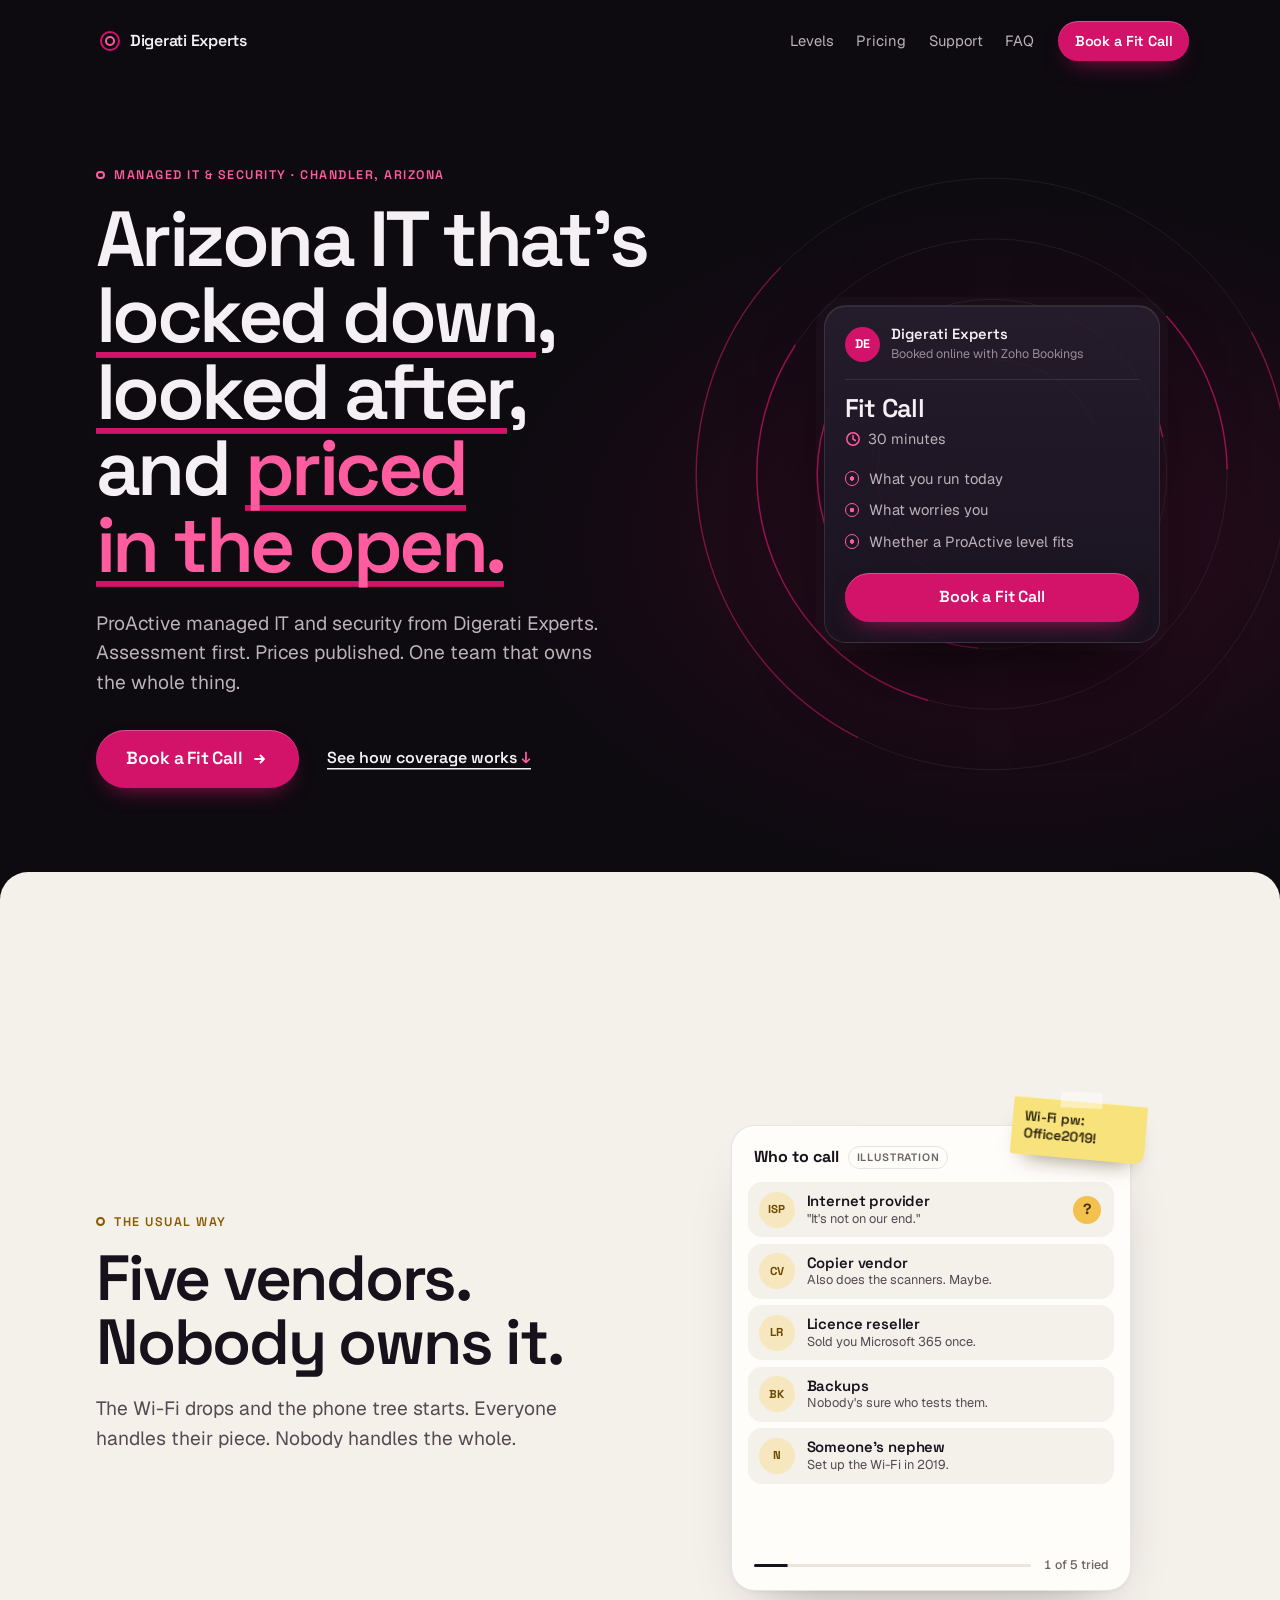
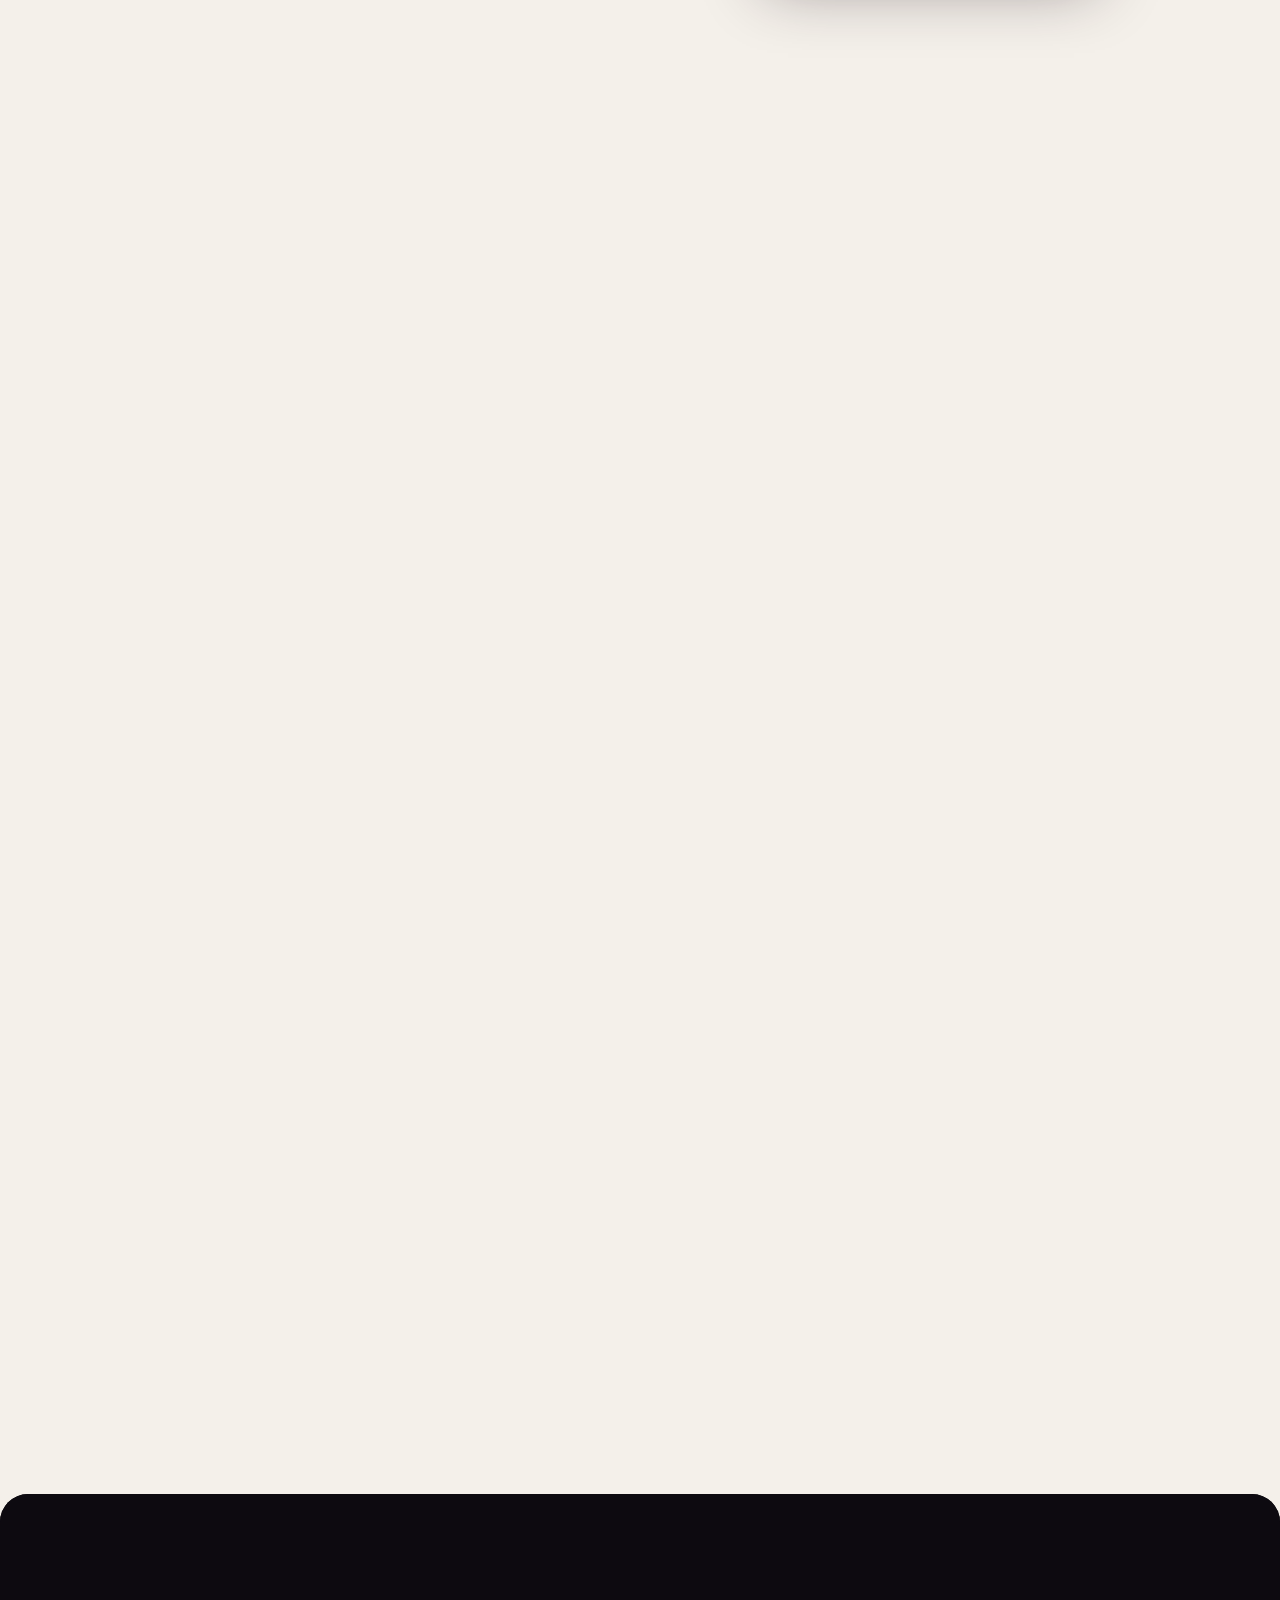
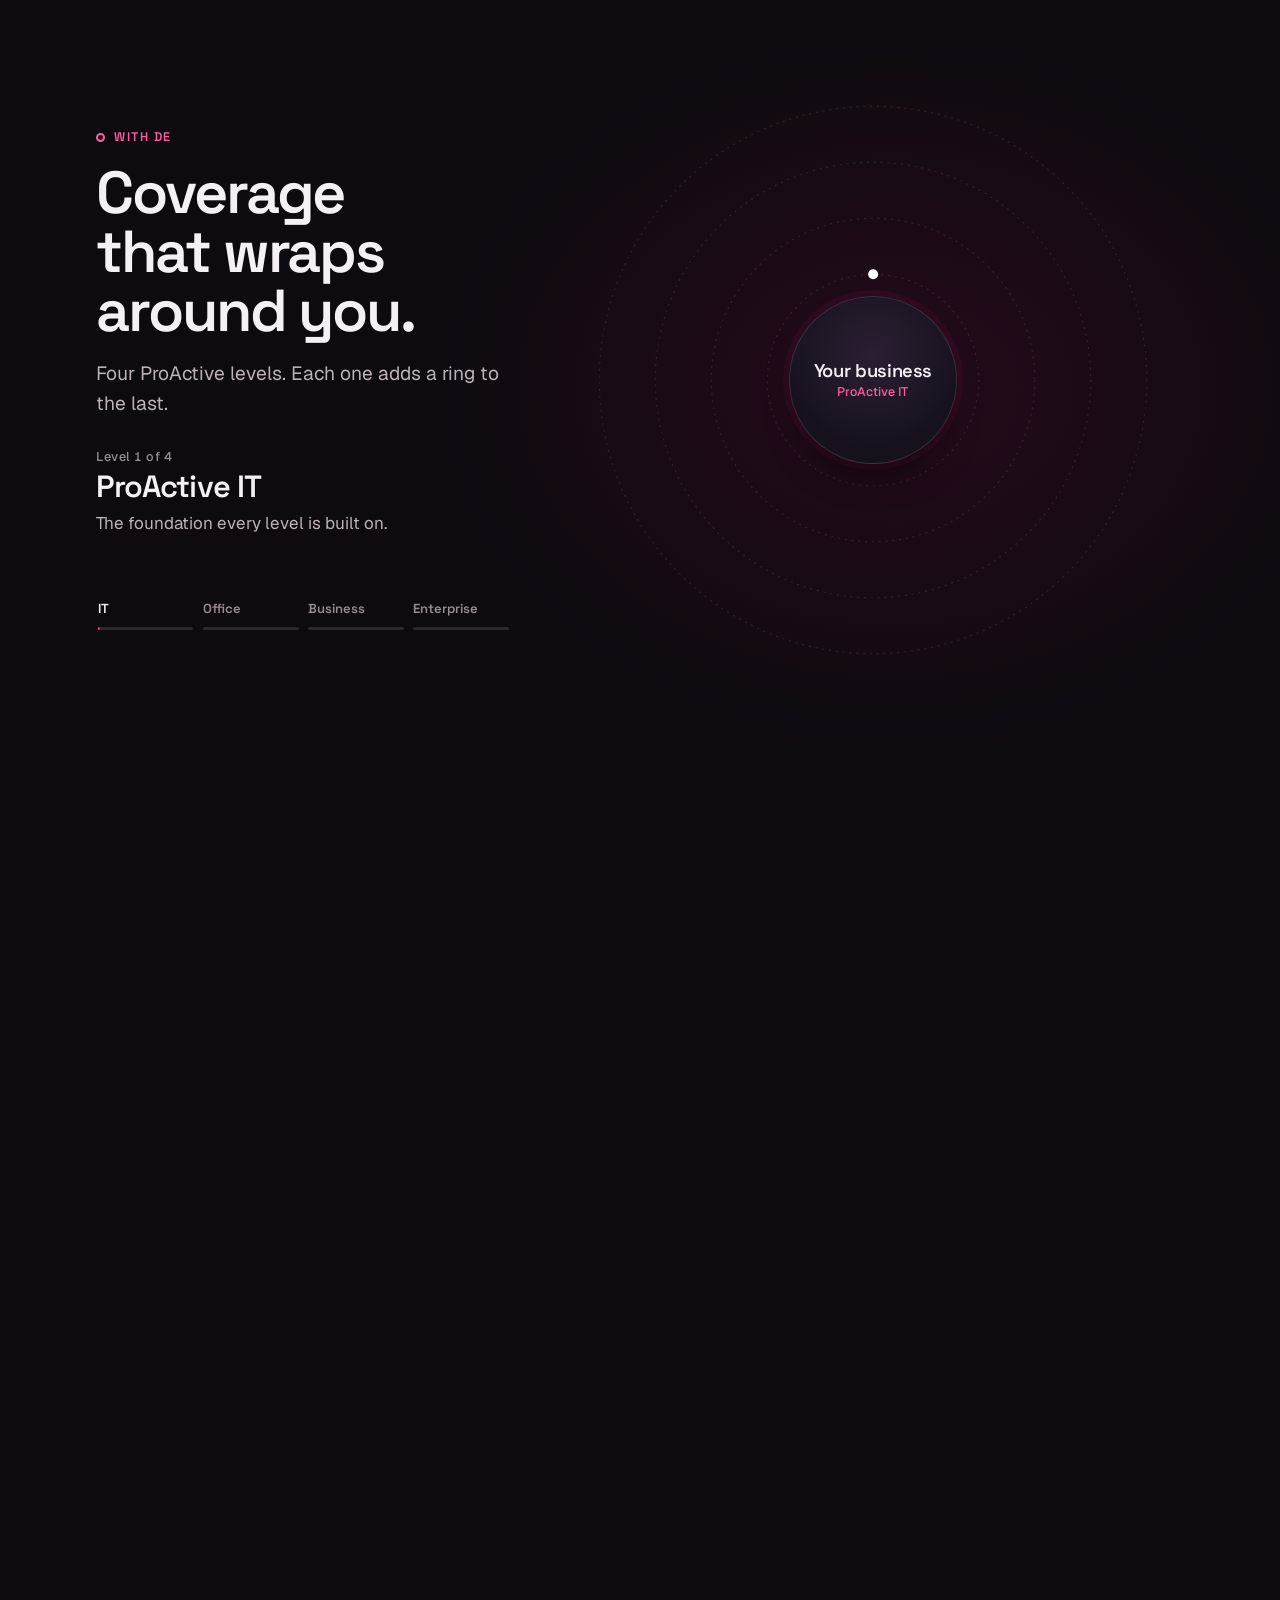
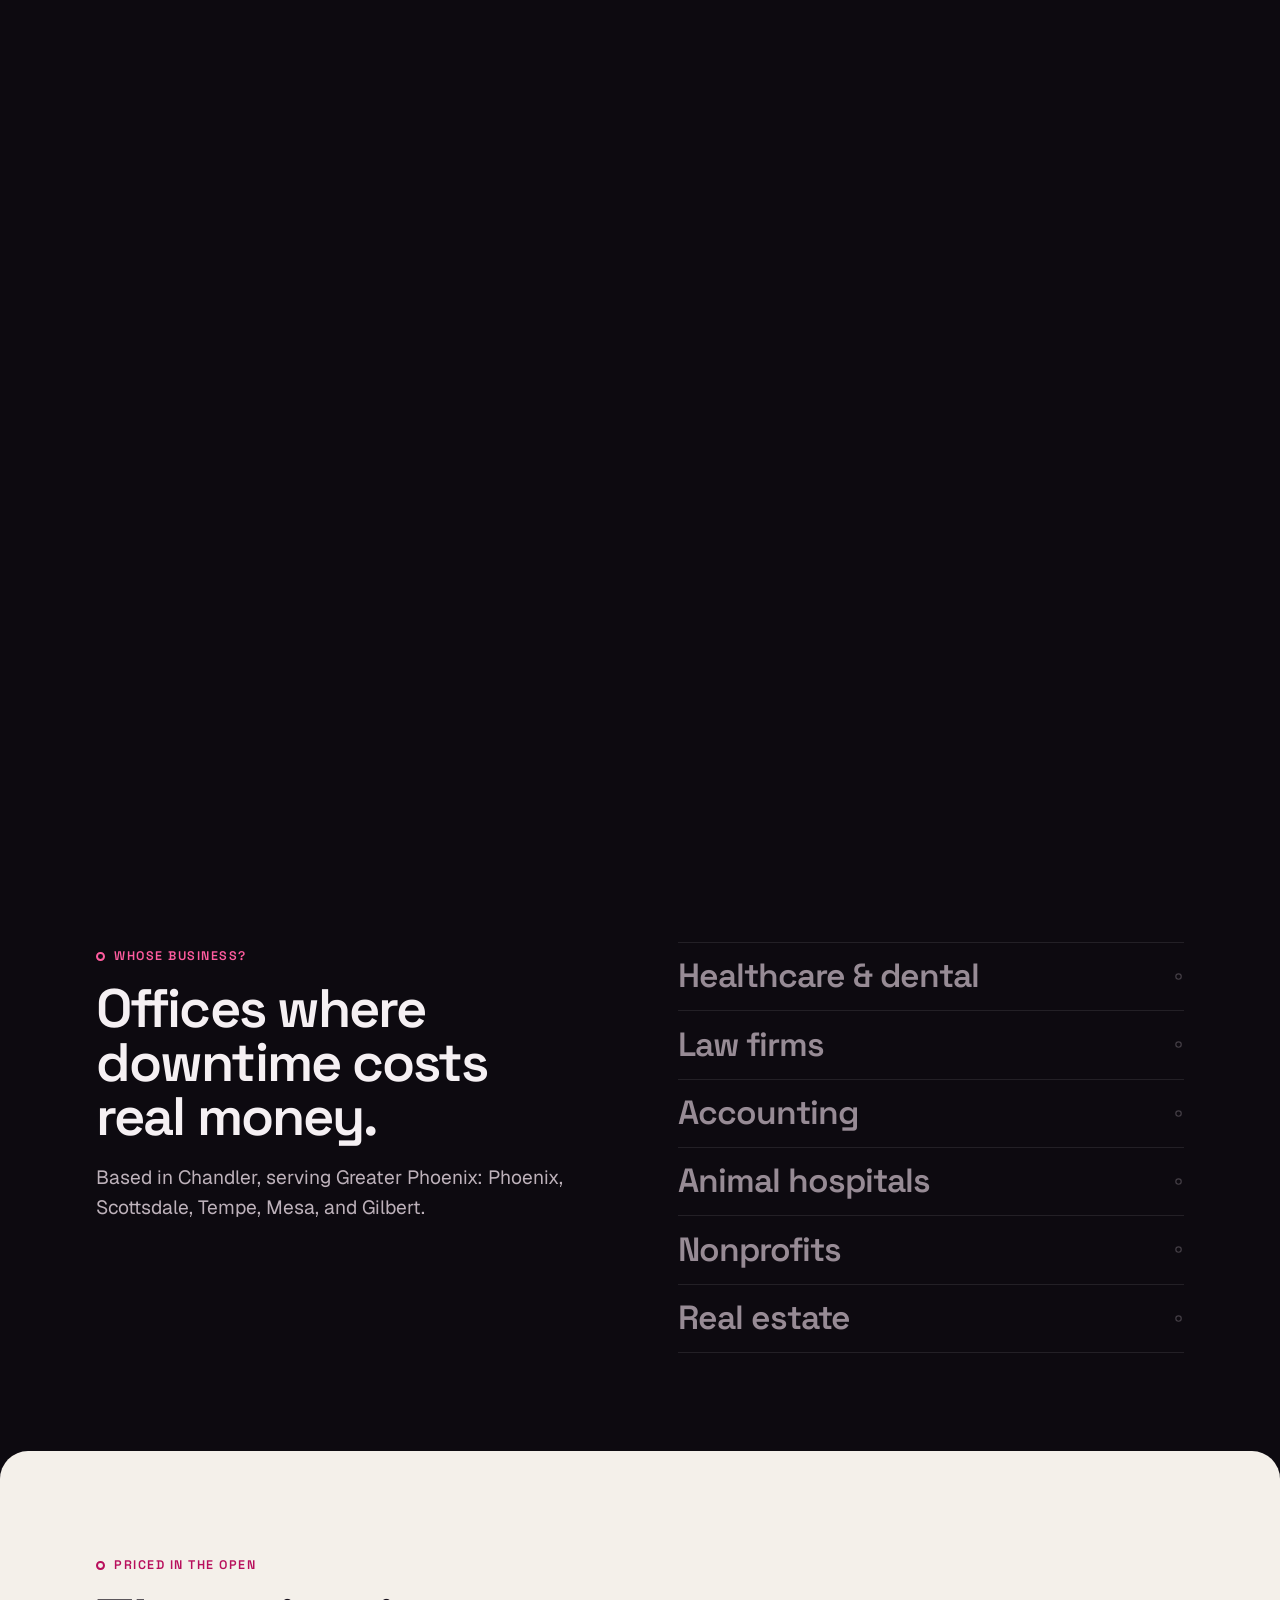
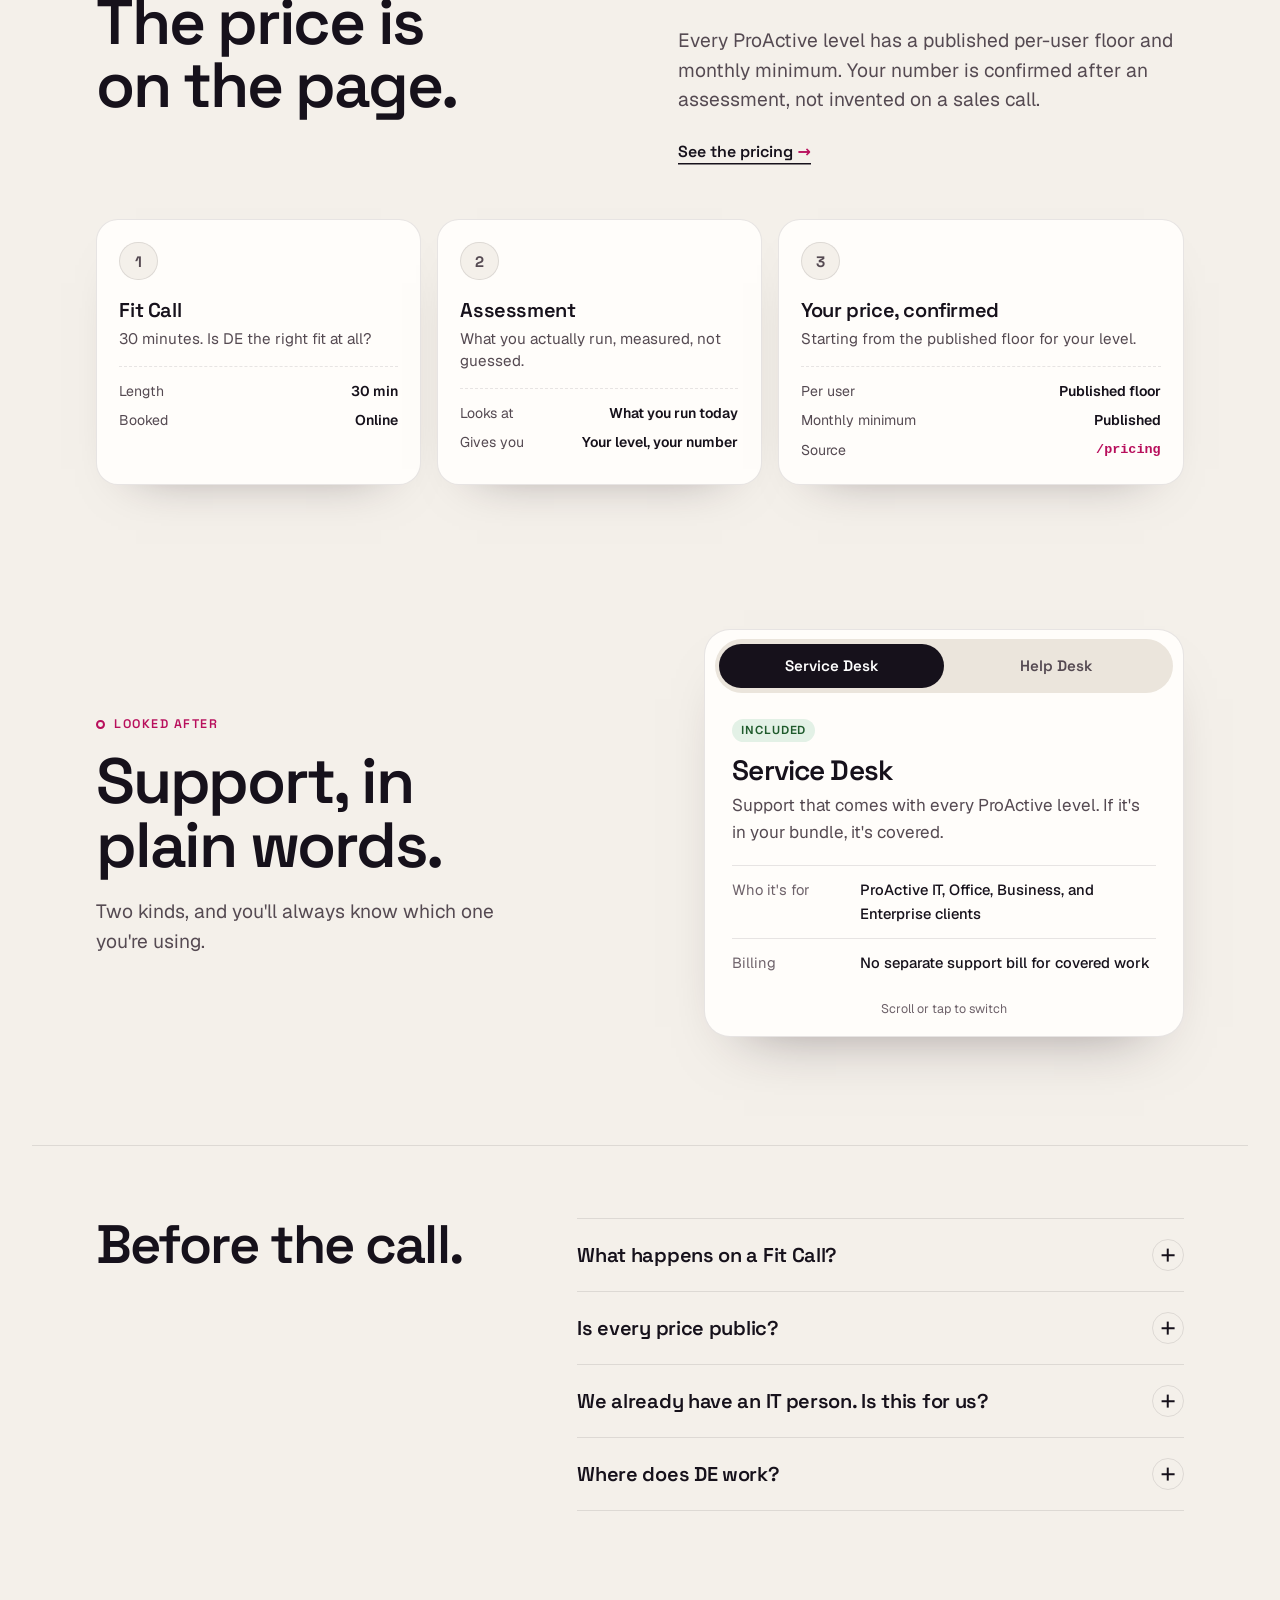
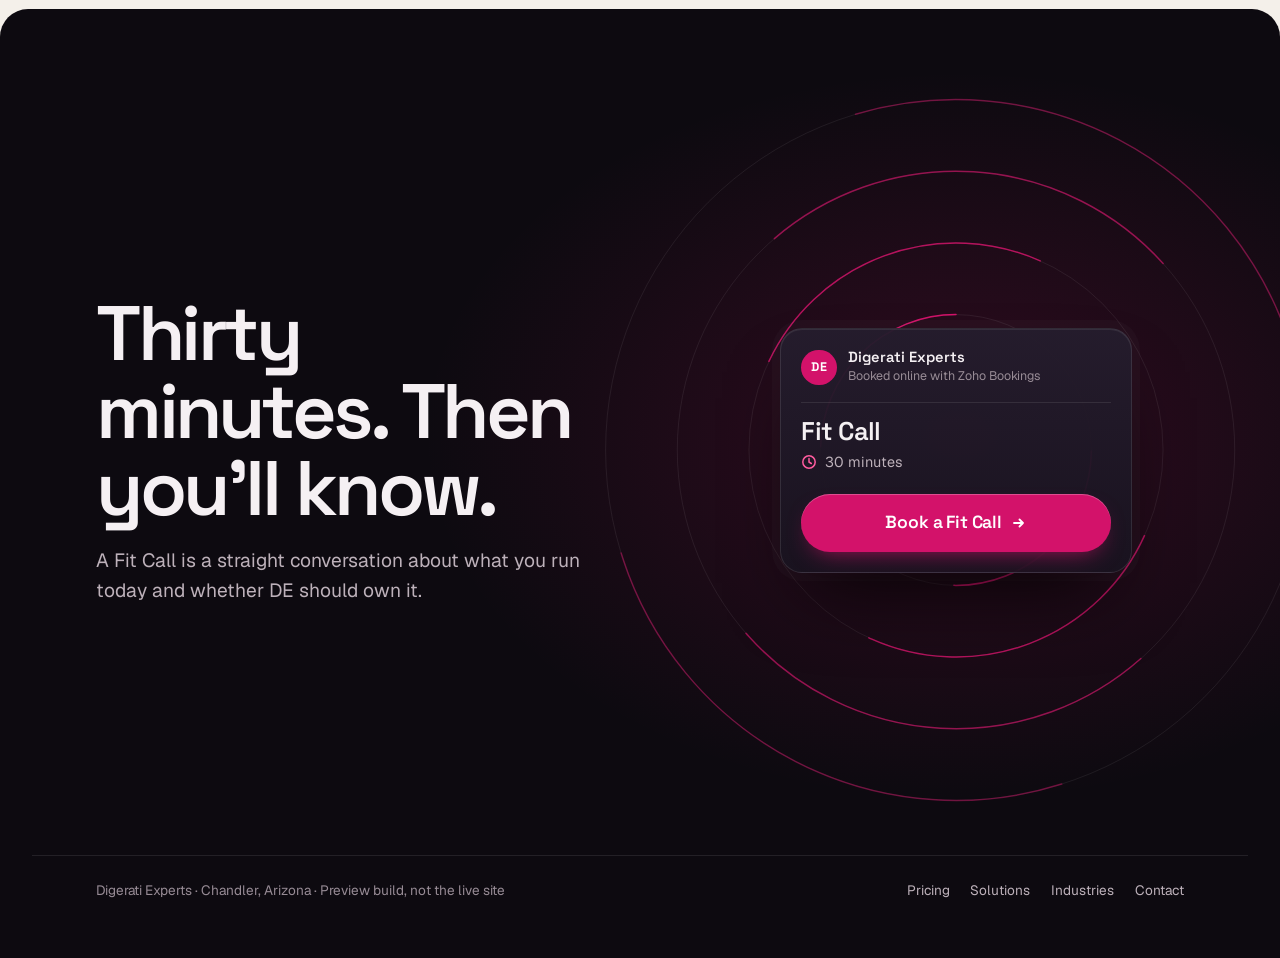
<file: b2/index.html>
<!doctype html>
<html lang="en">
<head>
<meta charset="utf-8">
<meta name="viewport" content="width=device-width, initial-scale=1, viewport-fit=cover">
<title>Digerati Experts · Arizona IT that's locked down, looked after, and priced in the open</title>
<meta name="description" content="Digerati Experts (DE) is an Arizona managed IT and security provider in Chandler. ProActive levels with published pricing. Book a 30-minute Fit Call.">
<meta name="robots" content="noindex, nofollow">
<meta name="theme-color" content="#0d0a10">
<link rel="icon" href="data:image/svg+xml,<svg xmlns='http://www.w3.org/2000/svg' viewBox='0 0 32 32'><rect width='32' height='32' rx='8' fill='%230d0a10'/><circle cx='16' cy='16' r='5' fill='none' stroke='%23D3126A' stroke-width='2.5'/><circle cx='16' cy='16' r='10' fill='none' stroke='%23D3126A' stroke-opacity='.5' stroke-width='2'/></svg>">
<link rel="preload" href="assets/fonts/space-grotesk.woff2" as="font" type="font/woff2" crossorigin>
<link rel="preload" href="assets/fonts/geist.woff2" as="font" type="font/woff2" crossorigin>
<link rel="stylesheet" href="b2.css">
</head>
<body>
<a class="skip" href="#main">Skip to content</a>

<header class="nav" id="nav">
  <div class="nav__inner">
    <a class="mark" href="https://digeratiexperts.com/" aria-label="Digerati Experts home"><span class="mark__glyph" aria-hidden="true"><i></i><i></i></span><span class="mark__full">Digerati Experts</span><span class="mark__short" aria-hidden="true">DE</span></a>
    <nav class="nav__links" aria-label="Primary">
      <a href="#levels">Levels</a><a href="#pricing">Pricing</a><a href="#support">Support</a><a href="#faq">FAQ</a>
    </nav>
    <a class="btn btn--sm" href="https://meet.digerati-experts.com/" target="_blank" rel="noopener">Book a Fit Call</a>
  </div>
</header>

<main id="main">

<!-- 1 · HERO (bookend: open rings around the Fit Call card) -->
<section class="hero dark" aria-labelledby="h1">
  <div class="wrap hero__grid">
    <div class="hero__copy">
      <p class="kicker">Managed IT &amp; security · Chandler, Arizona</p>
      <h1 id="h1">Arizona IT that's <span class="ph">locked&nbsp;down</span>, <span class="ph">looked&nbsp;after</span>, and <span class="ph ph--mag">priced in the&nbsp;open.</span></h1>
      <p class="lede">ProActive managed IT and security from Digerati Experts. Assessment first. Prices published. One team that owns the whole thing.</p>
      <div class="hero__actions">
        <a class="btn btn--lg" href="https://meet.digerati-experts.com/" target="_blank" rel="noopener">Book a Fit Call <svg viewBox="0 0 16 16" aria-hidden="true"><path d="M3 8h9M8.5 4.5 12 8l-3.5 3.5"/></svg></a>
        <a class="textlink textlink--dark" href="#levels">See how coverage works</a>
      </div>
    </div>
    <div class="hero__art">
      <svg class="halo halo--open" viewBox="-100 -100 200 200" aria-hidden="true"></svg>
      <aside class="fitcard" aria-label="What a Fit Call is">
        <div class="fitcard__top"><span class="mono" aria-hidden="true">DE</span><span><b>Digerati Experts</b><small>Booked online with Zoho Bookings</small></span></div>
        <h2 class="fitcard__title">Fit Call</h2>
        <p class="fitcard__meta"><svg viewBox="0 0 16 16" aria-hidden="true"><circle cx="8" cy="8" r="6.2"/><path d="M8 4.6V8l2.3 1.5"/></svg>30 minutes</p>
        <ul class="fitcard__list"><li>What you run today</li><li>What worries you</li><li>Whether a ProActive level fits</li></ul>
        <a class="btn btn--block" href="https://meet.digerati-experts.com/" target="_blank" rel="noopener">Book a Fit Call</a>
      </aside>
    </div>
  </div>
</section>

<!-- 2 · THE USUAL WAY (light, pinned) -->
<section class="scene usual light sheet" id="usual" aria-labelledby="usual-h">
  <div class="scene__frame">
    <div class="wrap split">
      <div class="split__copy">
        <p class="kicker kicker--warm">The usual way</p>
        <h2 id="usual-h">Five vendors. Nobody owns&nbsp;it.</h2>
        <p class="lede usual__lede">The Wi-Fi drops and the phone tree starts. Everyone handles their piece. Nobody handles the whole.</p>
        <p class="usual__tail">So hand the whole thing to <em>one team.</em></p>
      </div>
      <div class="callcard" aria-label="Illustration: the usual list of IT contacts">
        <p class="note note--usual" aria-hidden="true">Wi-Fi pw:<br>Office2019!</p>
        <div class="callcard__head">
          <b>Who to call</b>
          <span class="tag">Illustration</span>
        </div>
        <ol class="callcard__list">
          <li><span class="av">ISP</span><span class="vn"><b>Internet provider</b><small>"It's not on our end."</small></span><span class="st"><i>?</i></span></li>
          <li><span class="av">CV</span><span class="vn"><b>Copier vendor</b><small>Also does the scanners. Maybe.</small></span><span class="st"><i>?</i></span></li>
          <li><span class="av">LR</span><span class="vn"><b>Licence reseller</b><small>Sold you Microsoft 365 once.</small></span><span class="st"><i>?</i></span></li>
          <li><span class="av">BK</span><span class="vn"><b>Backups</b><small>Nobody's sure who tests them.</small></span><span class="st"><i>?</i></span></li>
          <li><span class="av">N</span><span class="vn"><b>Someone's nephew</b><small>Set up the Wi-Fi in 2019.</small></span><span class="st"><i>?</i></span></li>
        </ol>
        <div class="callcard__one" aria-hidden="true"><span class="av av--de"><i></i></span><span class="vn"><b>Digerati Experts</b><small>One team for the whole thing.</small></span></div>
        <div class="callcard__foot" aria-hidden="true"><div class="meter"><span id="usualMeter"></span></div><span class="callcard__count"><span id="calls">0</span> of 5 tried</span></div>
      </div>
    </div>
  </div>
</section>

<!-- 3 · PEAK: COVERAGE RINGS (dark, pinned) -->
<section class="scene rings dark sheet sheet--dark" id="levels" aria-labelledby="rings-h">
  <div class="scene__frame">
    <div class="wrap rings__grid">
      <div class="rings__copy">
        <p class="kicker">With DE</p>
        <h2 id="rings-h">Coverage that wraps around&nbsp;you.</h2>
        <p class="lede rings__lede">Four ProActive levels. Each one adds a ring to the last.</p>
        <div class="lvl" aria-live="polite">
          <article class="is-on"><p class="lvl__n">Level 1 of 4</p><h3>ProActive IT</h3><p>The foundation every level is built on.</p><p class="sr-only">Includes Service Desk, endpoint foundation, identity guidance, and a documented baseline.</p></article>
          <article><p class="lvl__n">Level 2 of 4</p><h3>ProActive Office</h3><p>Everything in IT, plus the network, the inbox, and backup.</p><p class="sr-only">Adds managed network, stronger identity, email anti-phishing, endpoint backup, and an annual review.</p></article>
          <article><p class="lvl__n">Level 3 of 4</p><h3>ProActive Business</h3><p>Everything in Office, plus detection, training, and recovery.</p><p class="sr-only">Adds threat detection, awareness training, BCDR posture, and compliance reporting support.</p></article>
          <article><p class="lvl__n">Level 4 of 4</p><h3>ProActive Enterprise</h3><p>Everything in Business, plus posture and compliance reporting at depth.</p><p class="sr-only">Adds unified posture reporting, advanced compliance reporting, custom BCDR support, and quarterly reviews.</p></article>
        </div>
        <div class="rail" id="rail" role="group" aria-label="Jump to a ProActive level">
          <button type="button" data-i="0"><span>IT</span><i></i></button>
          <button type="button" data-i="1"><span>Office</span><i></i></button>
          <button type="button" data-i="2"><span>Business</span><i></i></button>
          <button type="button" data-i="3"><span>Enterprise</span><i></i></button>
        </div>
      </div>
      <div class="orbit" id="orbit" aria-hidden="true">
        <svg class="orbit__svg" viewBox="-100 -100 200 200"></svg>
        <div class="core"><div class="core__disc"><b>Your business</b><small id="coreLvl">ProActive IT</small></div></div>
      </div>
    </div>
  </div>
</section>

<!-- 3b · WHOSE BUSINESS (dark coda, short, words not photos) -->
<section class="who dark" id="who" aria-labelledby="who-h">
  <div class="wrap who__grid">
    <div class="who__head rv">
      <p class="kicker">Whose business?</p>
      <h2 id="who-h">Offices where downtime costs real money.</h2>
      <p class="lede">Based in Chandler, serving Greater Phoenix: Phoenix, Scottsdale, Tempe, Mesa, and Gilbert.</p>
    </div>
    <ul class="who__list" id="whoList">
      <li>Healthcare &amp; dental</li><li>Law firms</li><li>Accounting</li><li>Animal hospitals</li><li>Nonprofits</li><li>Real estate</li>
    </ul>
  </div>
</section>

<!-- 4 · PRICED IN THE OPEN (light) -->
<section class="price light sheet" id="pricing" aria-labelledby="price-h">
  <div class="wrap price__grid">
    <div class="price__head rv">
      <p class="kicker kicker--mag">Priced in the open</p>
      <h2 id="price-h">The price is on the&nbsp;page.</h2>
      <p class="lede">Every ProActive level has a published per-user floor and monthly minimum. Your number is confirmed after an assessment, not invented on a sales call.</p>
      <p class="price__link"><a class="textlink" href="https://digeratiexperts.com/pricing">See the pricing</a></p>
    </div>
    <div class="track" id="track">
      <span class="track__line" aria-hidden="true"><i></i></span>
      <ol aria-label="How your price gets made">
      <li><span class="track__n">1</span><div><b>Fit Call</b><small>30 minutes. Is DE the right fit at all?</small>
        <div class="quote" aria-hidden="true"><div><span>Length</span><span class="quote__v">30 min</span></div><div><span>Booked</span><span class="quote__v">Online</span></div></div>
      </div></li>
      <li><span class="track__n">2</span><div><b>Assessment</b><small>What you actually run, measured, not guessed.</small>
        <div class="quote" aria-hidden="true"><div><span>Looks at</span><span class="quote__v">What you run today</span></div><div><span>Gives you</span><span class="quote__v">Your level, your number</span></div></div>
      </div></li>
      <li class="track__last"><span class="track__n">3</span><div><b>Your price, confirmed</b><small>Starting from the published floor for your level.</small>
        <div class="quote" aria-hidden="true">
          <div><span>Per user</span><span class="quote__v">Published floor</span></div>
          <div><span>Monthly minimum</span><span class="quote__v">Published</span></div>
          <div class="quote__src"><span>Source</span><span class="quote__v">/pricing</span></div>
        </div>
      </div></li>
      </ol>
    </div>
  </div>
</section>

<!-- 5 · SERVICE DESK vs HELP DESK (light) -->
<section class="desk light" id="support" aria-labelledby="desk-h">
  <div class="wrap desk__grid">
    <div class="desk__head rv">
      <p class="kicker kicker--mag">Looked after</p>
      <h2 id="desk-h">Support, in plain words.</h2>
      <p class="lede">Two kinds, and you'll always know which one you're using.</p>
    </div>
    <div class="ticket" id="ticket">
      <div class="seg" role="tablist" aria-label="Support type">
        <button type="button" role="tab" id="t-sd" aria-selected="true" aria-controls="p-sd">Service Desk</button>
        <button type="button" role="tab" id="t-hd" aria-selected="false" aria-controls="p-hd" tabindex="-1">Help Desk</button>
        <span class="seg__thumb" aria-hidden="true"></span>
      </div>
      <div class="ticket__body">
        <div class="pane is-on" role="tabpanel" id="p-sd" aria-labelledby="t-sd" tabindex="0">
          <p class="pane__tag pane__tag--in">Included</p>
          <h3>Service Desk</h3>
          <p>Support that comes with every ProActive level. If it's in your bundle, it's covered.</p>
          <dl class="pane__rows"><div><dt>Who it's for</dt><dd>ProActive IT, Office, Business, and Enterprise clients</dd></div><div><dt>Billing</dt><dd>No separate support bill for covered work</dd></div></dl>
        </div>
        <div class="pane" role="tabpanel" id="p-hd" aria-labelledby="t-hd" tabindex="0" hidden>
          <p class="pane__tag pane__tag--paid">Paid, when you need it</p>
          <h3>Help Desk</h3>
          <p>Paid support for work a bundle doesn't cover, and for businesses DE doesn't manage yet.</p>
          <dl class="pane__rows"><div><dt>Who it's for</dt><dd>Outside-the-bundle work, and businesses that aren't managed clients</dd></div><div><dt>Billing</dt><dd>Paid separately from a ProActive level</dd></div></dl>
        </div>
      </div>
      <p class="ticket__hint" aria-hidden="true">Scroll or tap to switch</p>
    </div>
  </div>
</section>

<!-- 6 · FAQ (light) -->
<section class="faq light" id="faq" aria-labelledby="faq-h">
  <div class="wrap faq__grid">
    <h2 id="faq-h" class="rv">Before the call.</h2>
    <div class="faq__list rv">
      <details><summary>What happens on a Fit Call?<i aria-hidden="true"></i></summary><p>Thirty minutes on what you run today, what worries you, and whether a ProActive level makes sense for you. If DE isn't the right fit, you'll hear that too.</p></details>
      <details><summary>Is every price public?<i aria-hidden="true"></i></summary><p>Each ProActive level's per-user floor and monthly minimum is published on the pricing page. The final figure is confirmed after an assessment of your environment.</p></details>
      <details><summary>We already have an IT person. Is this for us?<i aria-hidden="true"></i></summary><p>It can be. Co-Managed IT lets you keep your internal IT and add DE for support, security expertise, and monitoring.</p></details>
      <details><summary>Where does DE work?<i aria-hidden="true"></i></summary><p>DE is based in Chandler and serves Arizona and Greater Phoenix, including Phoenix, Scottsdale, Tempe, Mesa, and Gilbert.</p></details>
    </div>
  </div>
</section>

<!-- 7 · CLOSE (bookend: the rings close around the same Fit Call card; the sticky note comes back) -->
<section class="close dark sheet sheet--dark" id="fit-call" aria-labelledby="close-h">
  <div class="wrap close__grid">
    <div class="close__copy rv">
      <h2 id="close-h">Thirty minutes. Then you'll&nbsp;know.</h2>
      <p class="lede">A Fit Call is a straight conversation about what you run today and whether DE should own it.</p>
    </div>
    <div class="close__art rv" id="closeArt">
      <svg class="halo halo--closed" viewBox="-100 -100 200 200" aria-hidden="true"></svg>
      <aside class="fitcard fitcard--close" aria-label="Book a Fit Call">
        <p class="note note--close" aria-hidden="true">Bring this.<br>We'll take it from here.</p>
        <div class="fitcard__top"><span class="mono" aria-hidden="true">DE</span><span><b>Digerati Experts</b><small>Booked online with Zoho Bookings</small></span></div>
        <h3 class="fitcard__title">Fit Call</h3>
        <p class="fitcard__meta"><svg viewBox="0 0 16 16" aria-hidden="true"><circle cx="8" cy="8" r="6.2"/><path d="M8 4.6V8l2.3 1.5"/></svg>30 minutes</p>
        <a class="btn btn--lg btn--block" href="https://meet.digerati-experts.com/" target="_blank" rel="noopener">Book a Fit Call <svg viewBox="0 0 16 16" aria-hidden="true"><path d="M3 8h9M8.5 4.5 12 8l-3.5 3.5"/></svg></a>
      </aside>
    </div>
  </div>
  <footer class="wrap foot">
    <span>Digerati Experts · Chandler, Arizona · Preview build, not the live site</span>
    <nav aria-label="Footer"><a href="https://digeratiexperts.com/pricing">Pricing</a><a href="https://digeratiexperts.com/solutions">Solutions</a><a href="https://digeratiexperts.com/industries">Industries</a><a href="https://digeratiexperts.com/contact">Contact</a></nav>
  </footer>
</section>

</main>
<script src="b2.js"></script>
</body>
</html>
</file>
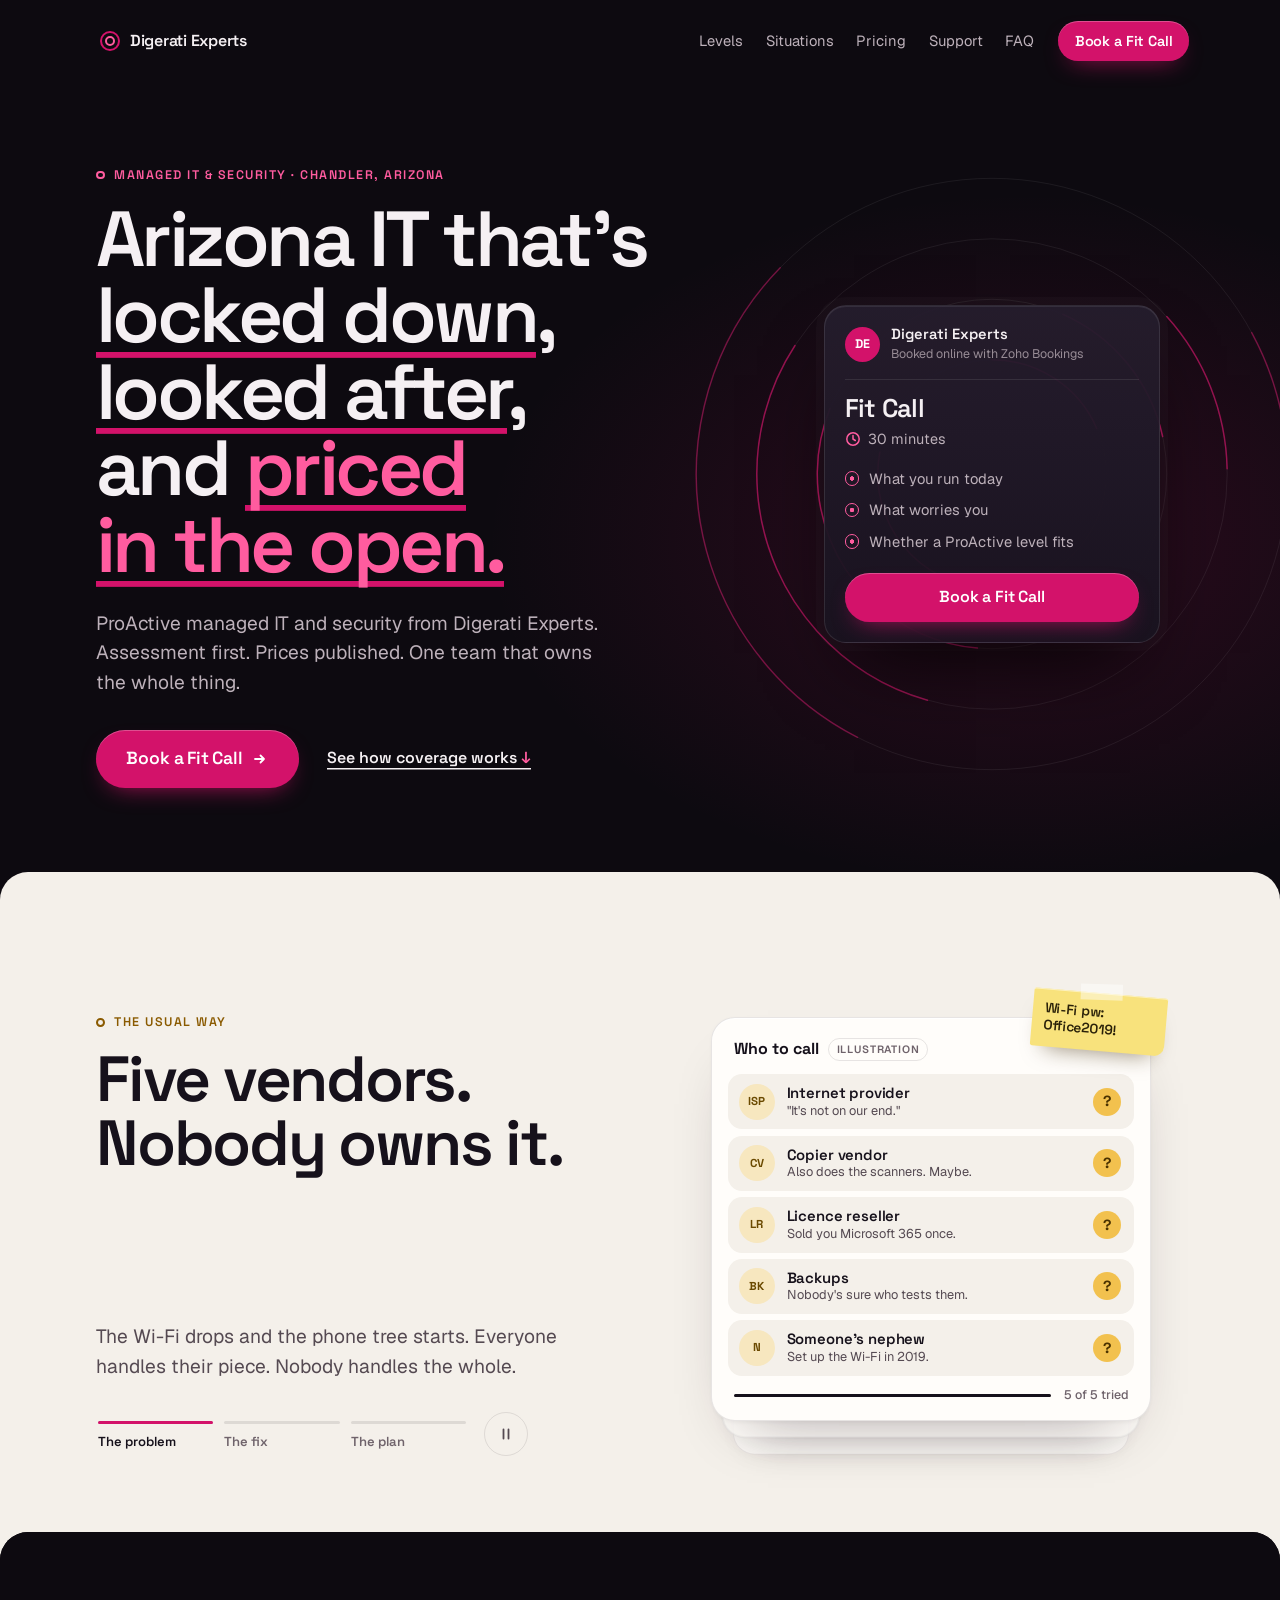
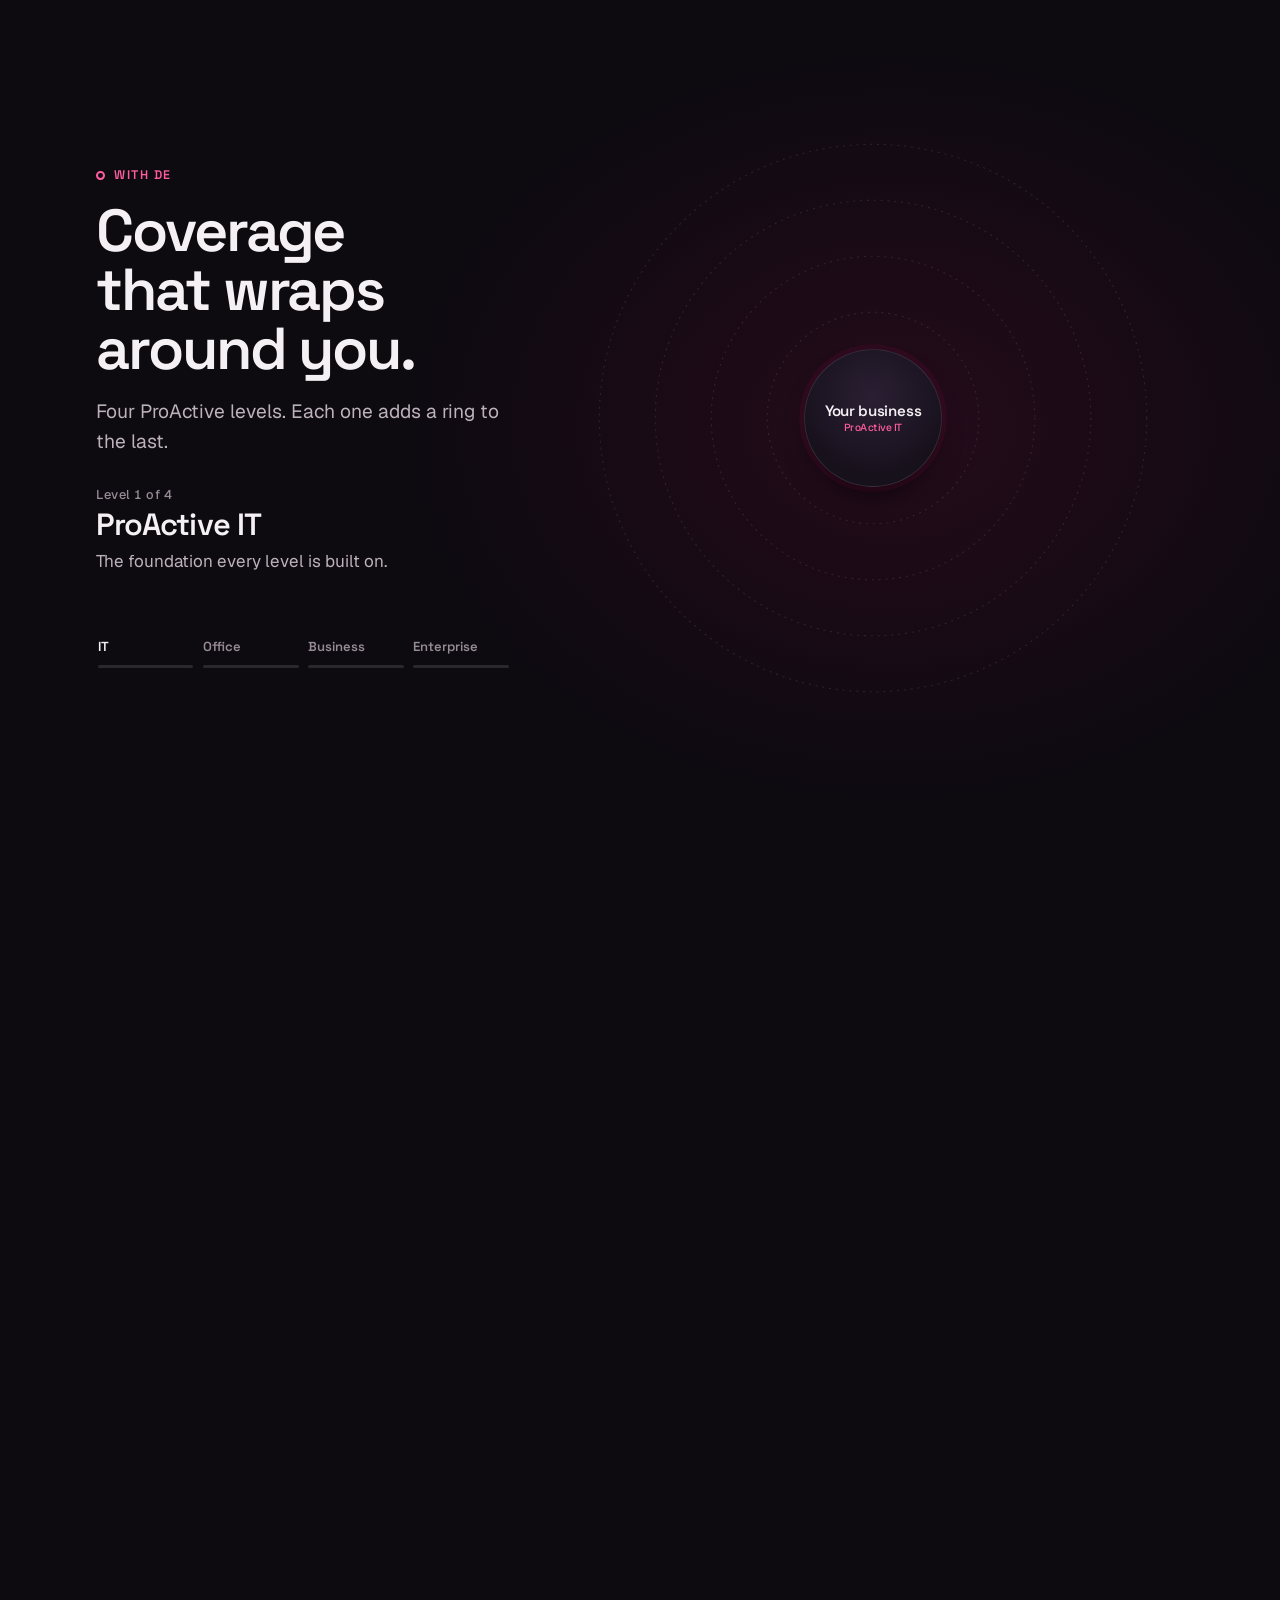
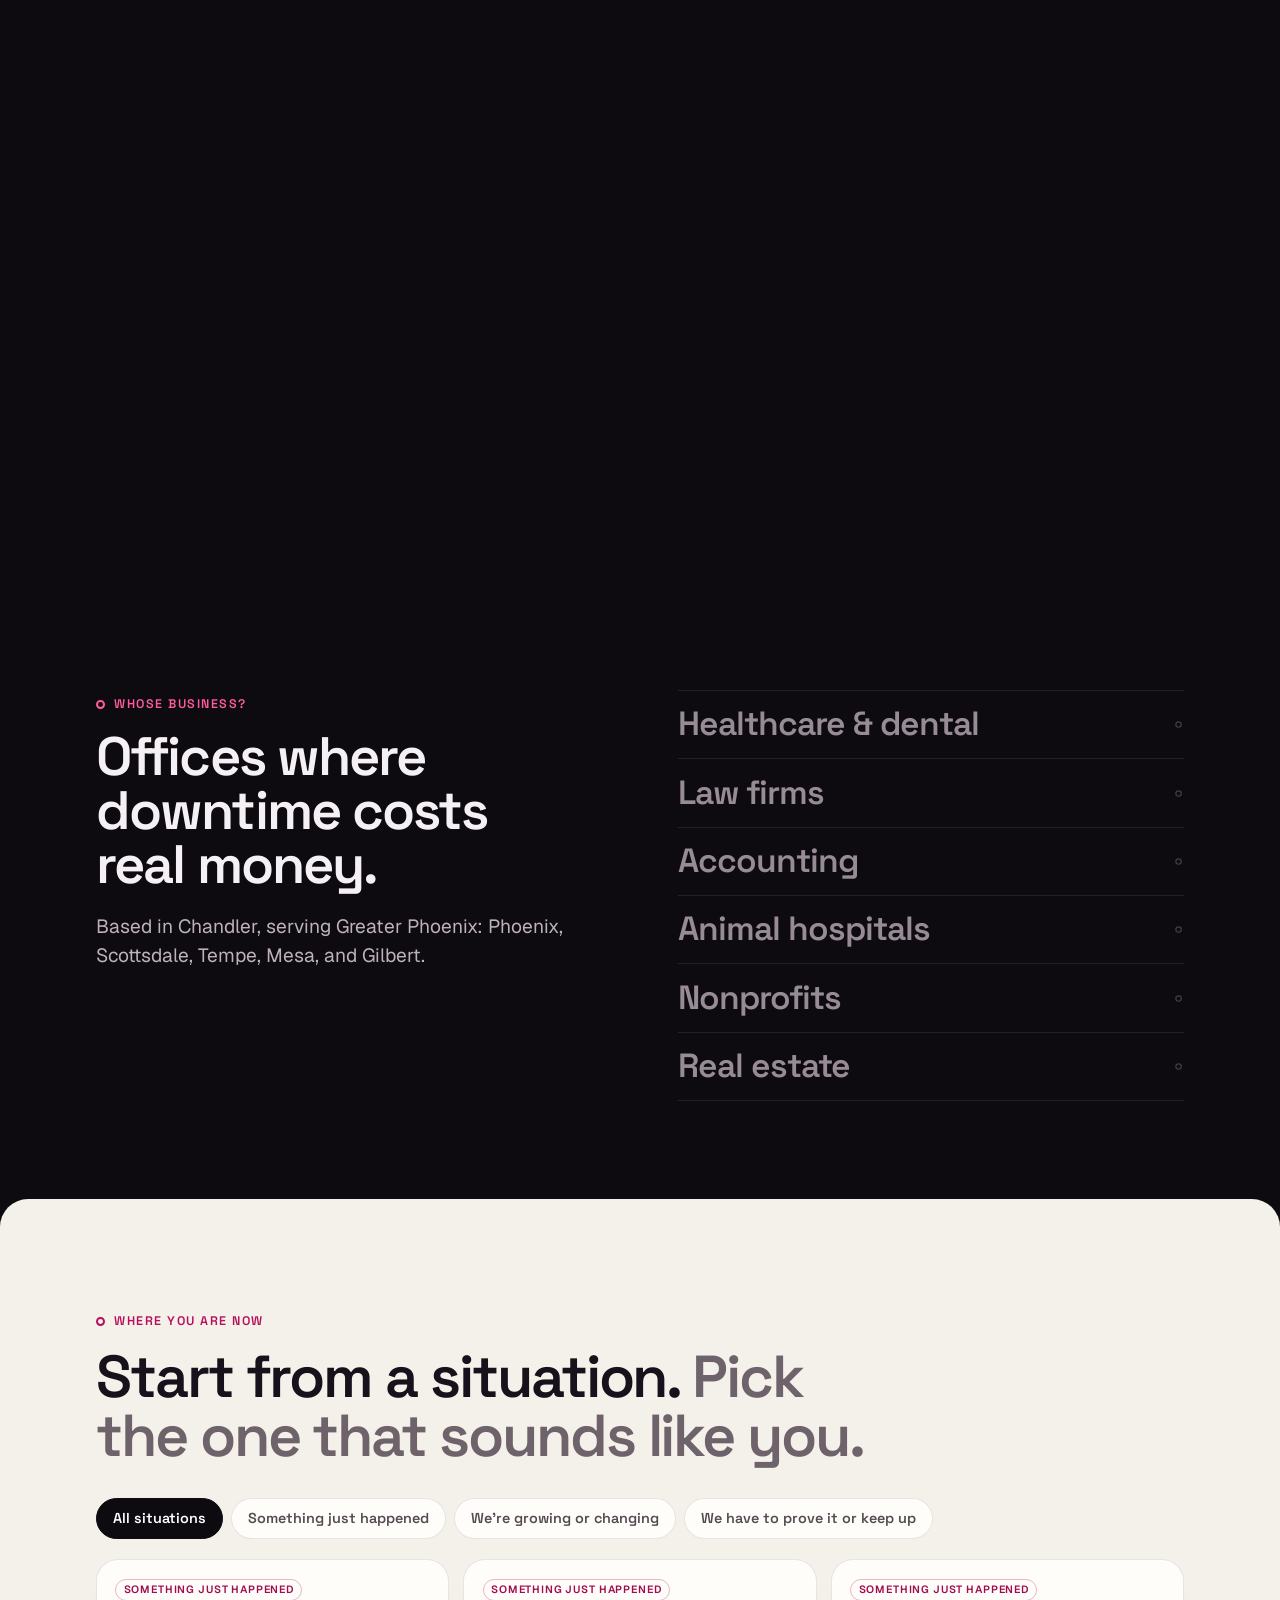
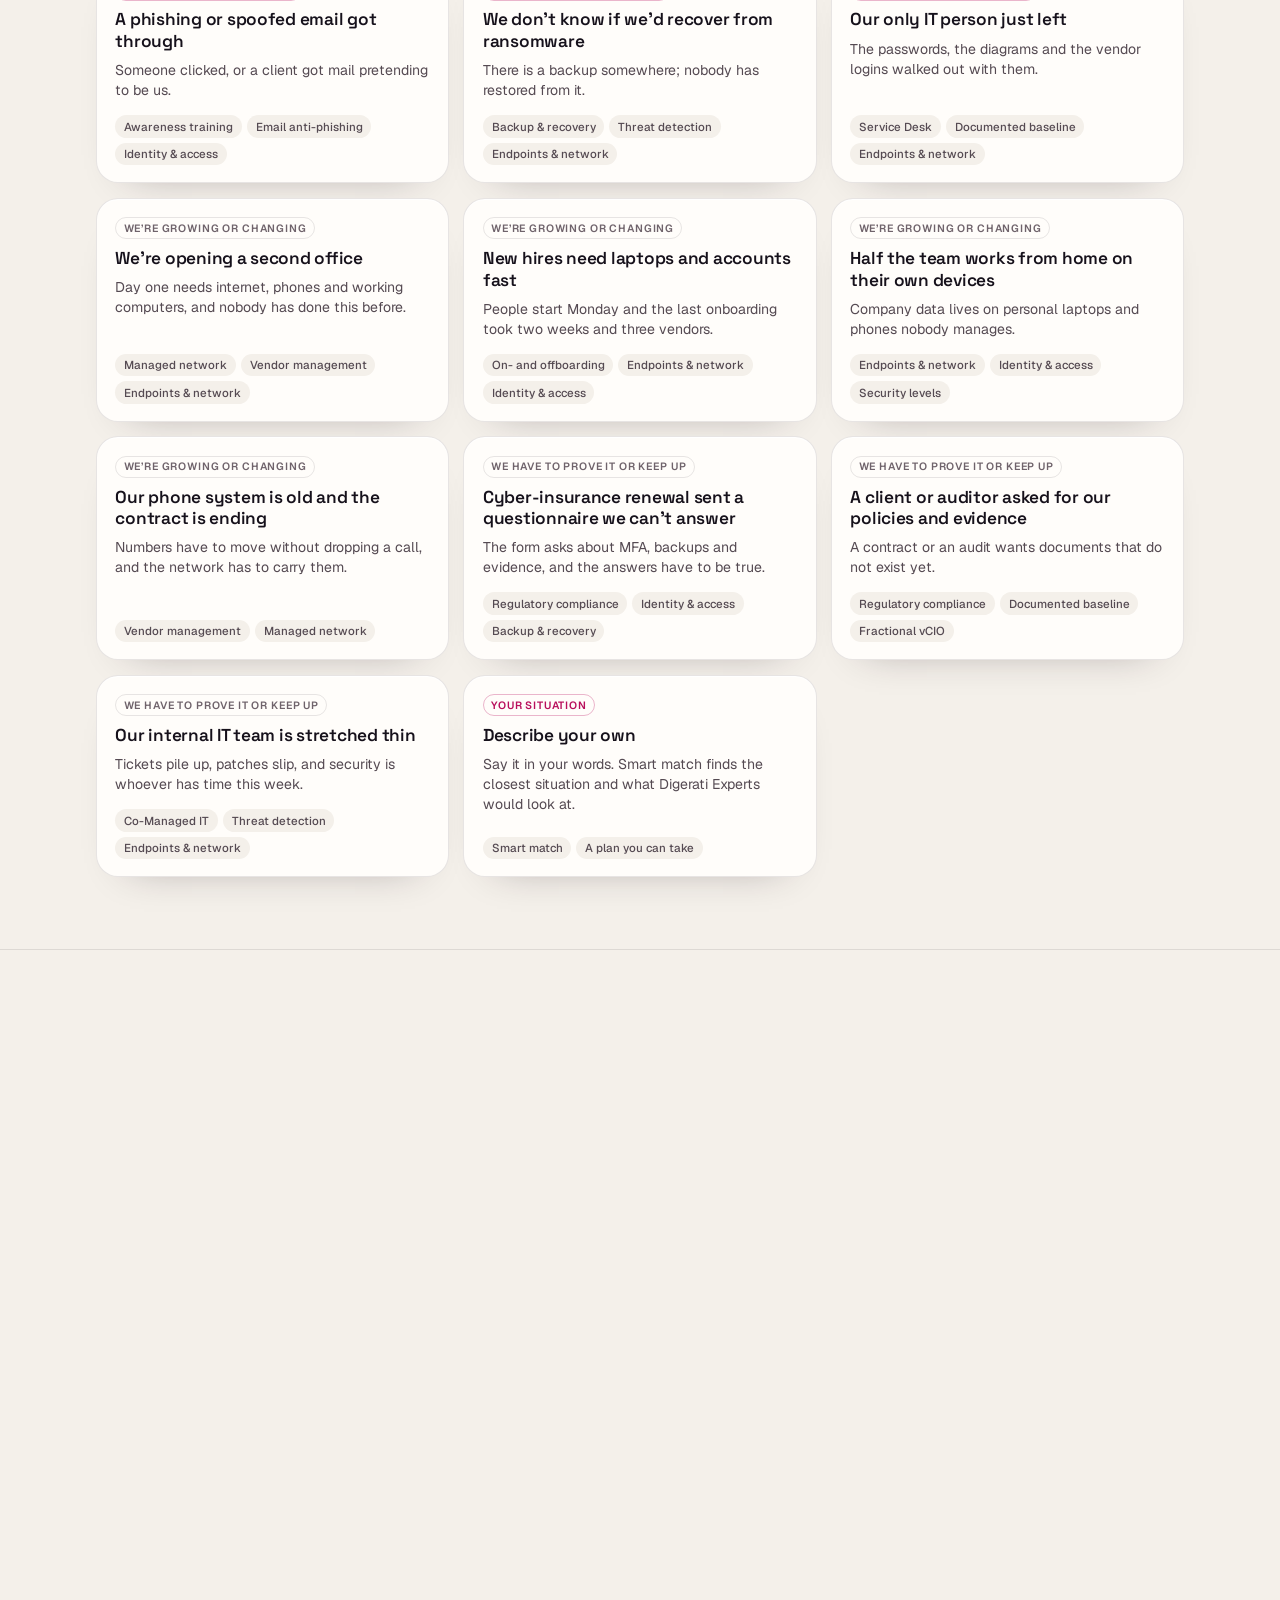
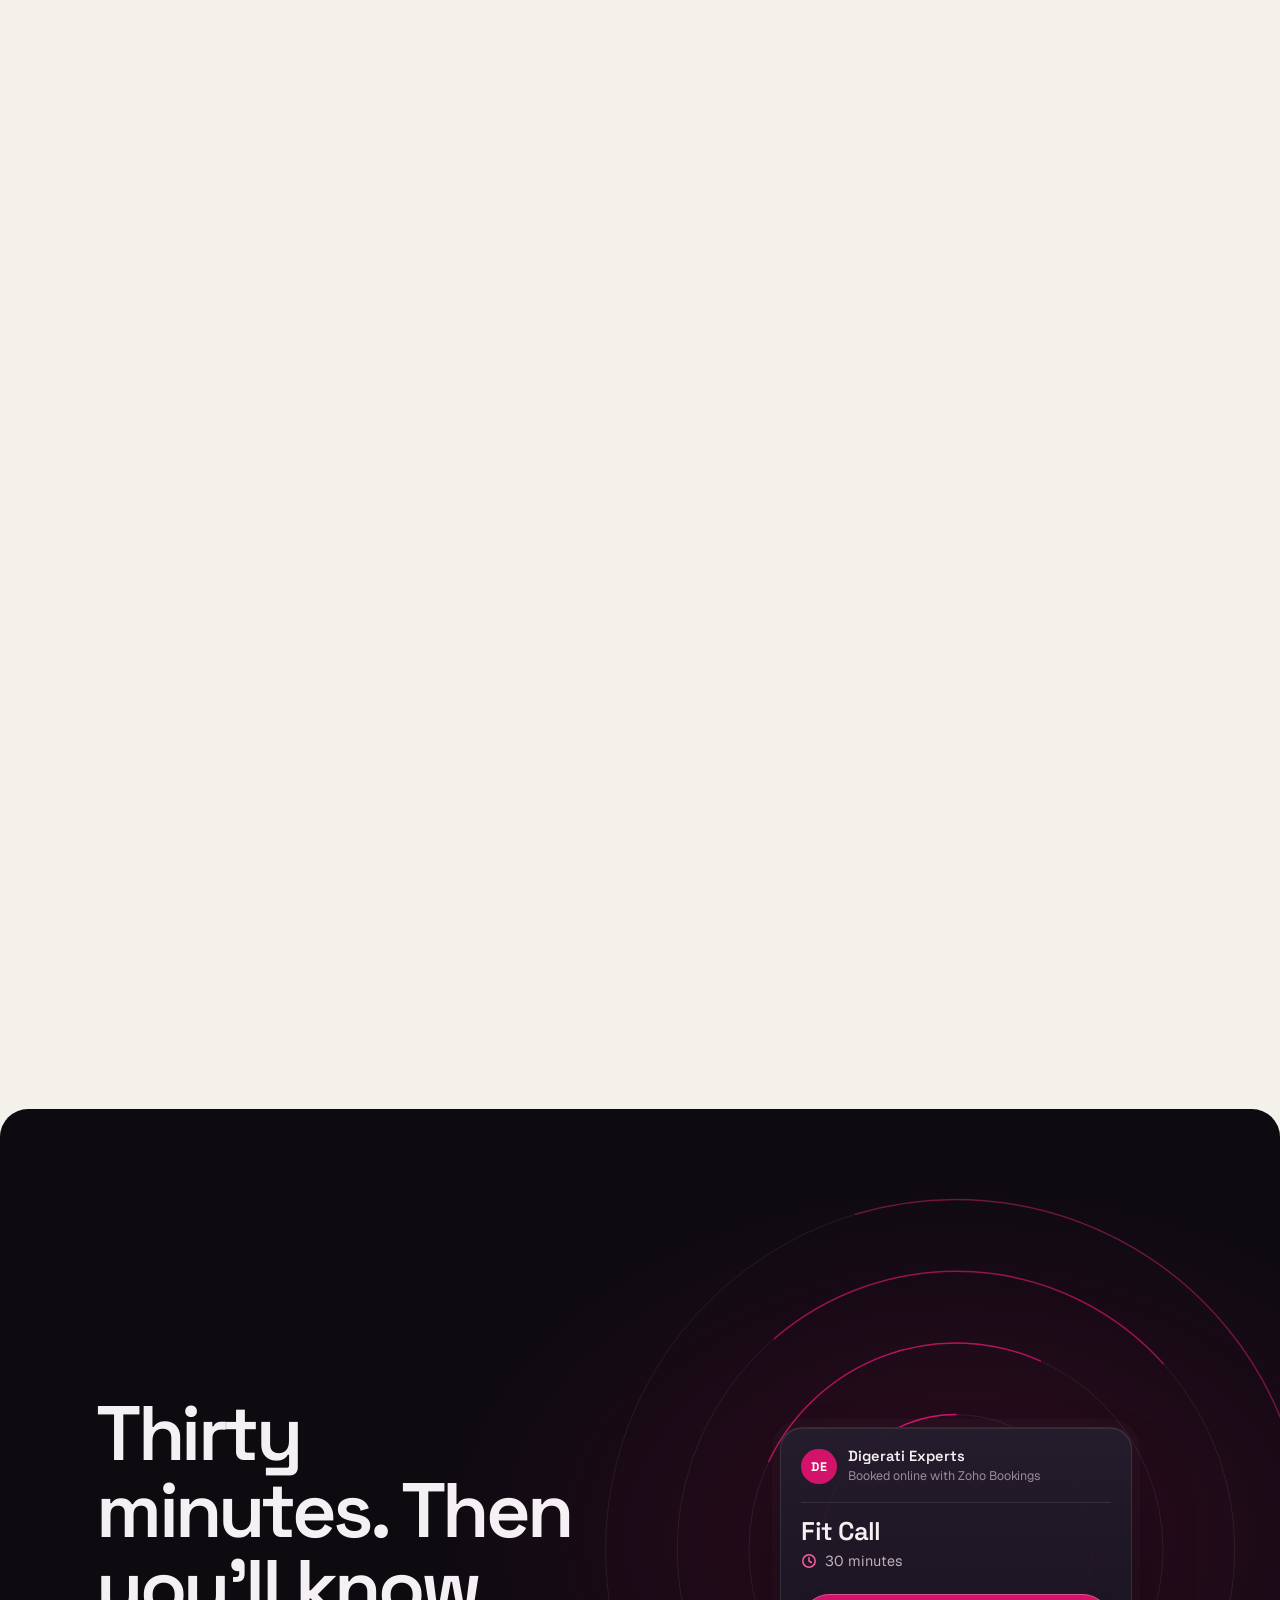
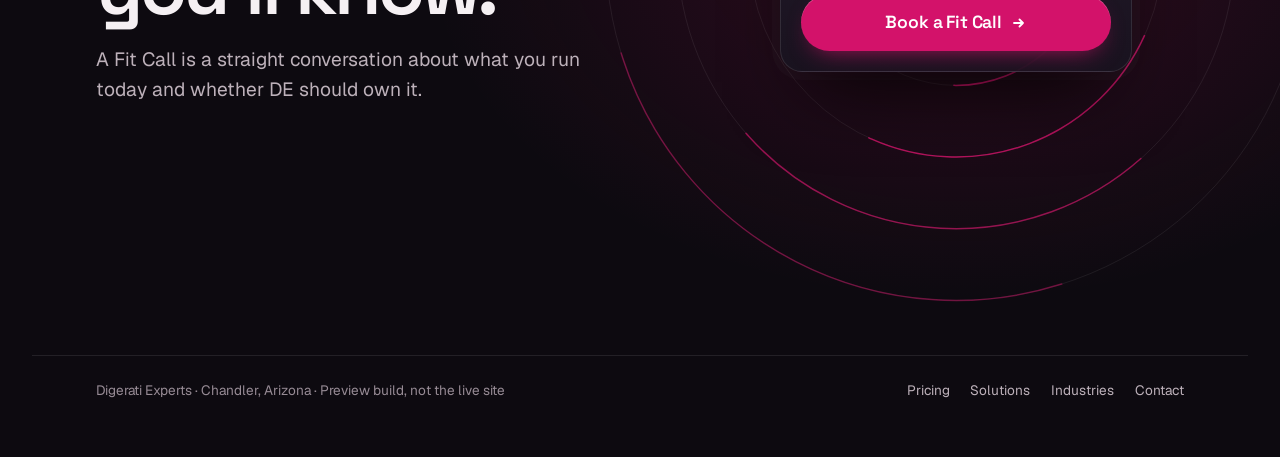
<file: b3/index.html>
<!doctype html>
<html lang="en">
<head>
<meta charset="utf-8">
<meta name="viewport" content="width=device-width, initial-scale=1, viewport-fit=cover">
<title>Digerati Experts · Arizona IT that's locked down, looked after, and priced in the open</title>
<meta name="description" content="Digerati Experts (DE) is an Arizona managed IT and security provider in Chandler. ProActive levels with published pricing. Book a 30-minute Fit Call.">
<meta name="robots" content="noindex, nofollow">
<meta name="theme-color" content="#0d0a10">
<link rel="icon" href="data:image/svg+xml,<svg xmlns='http://www.w3.org/2000/svg' viewBox='0 0 32 32'><rect width='32' height='32' rx='8' fill='%230d0a10'/><circle cx='16' cy='16' r='5' fill='none' stroke='%23D3126A' stroke-width='2.5'/><circle cx='16' cy='16' r='10' fill='none' stroke='%23D3126A' stroke-opacity='.5' stroke-width='2'/></svg>">
<link rel="preload" href="../b2/assets/fonts/space-grotesk.woff2" as="font" type="font/woff2" crossorigin>
<link rel="preload" href="../b2/assets/fonts/geist.woff2" as="font" type="font/woff2" crossorigin>
<link rel="stylesheet" href="b3.css">
</head>
<body>
<a class="skip" href="#main">Skip to content</a>

<header class="nav" id="nav">
  <div class="nav__inner">
    <a class="mark" href="https://digeratiexperts.com/" aria-label="Digerati Experts home"><span class="mark__glyph" aria-hidden="true"><i></i><i></i></span><span class="mark__full">Digerati Experts</span><span class="mark__short" aria-hidden="true">DE</span></a>
    <nav class="nav__links" aria-label="Primary">
      <a href="#levels">Levels</a><a href="#situations">Situations</a><a href="#pricing">Pricing</a><a href="#support">Support</a><a href="#faq">FAQ</a>
    </nav>
    <a class="btn btn--sm" href="https://meet.digerati-experts.com/" target="_blank" rel="noopener">Book a Fit Call</a>
  </div>
</header>

<main id="main">

<!-- 1 · HERO (bookend: open rings around the Fit Call card) -->
<section class="hero dark" aria-labelledby="h1">
  <div class="wrap hero__grid">
    <div class="hero__copy">
      <p class="kicker">Managed IT &amp; security · Chandler, Arizona</p>
      <h1 id="h1">Arizona IT that's <span class="ph">locked&nbsp;down</span>, <span class="ph">looked&nbsp;after</span>, and <span class="ph ph--mag">priced in the&nbsp;open.</span></h1>
      <p class="lede">ProActive managed IT and security from Digerati Experts. Assessment first. Prices published. One team that owns the whole thing.</p>
      <div class="hero__actions">
        <a class="btn btn--lg" href="https://meet.digerati-experts.com/" target="_blank" rel="noopener">Book a Fit Call <svg viewBox="0 0 16 16" aria-hidden="true"><path d="M3 8h9M8.5 4.5 12 8l-3.5 3.5"/></svg></a>
        <a class="textlink textlink--dark" href="#levels">See how coverage works</a>
      </div>
    </div>
    <div class="hero__art">
      <svg class="halo halo--open" viewBox="-100 -100 200 200" aria-hidden="true"></svg>
      <aside class="fitcard" aria-label="What a Fit Call is">
        <div class="fitcard__top"><span class="mono" aria-hidden="true">DE</span><span><b>Digerati Experts</b><small>Booked online with Zoho Bookings</small></span></div>
        <h2 class="fitcard__title">Fit Call</h2>
        <p class="fitcard__meta"><svg viewBox="0 0 16 16" aria-hidden="true"><circle cx="8" cy="8" r="6.2"/><path d="M8 4.6V8l2.3 1.5"/></svg>30 minutes</p>
        <ul class="fitcard__list"><li>What you run today</li><li>What worries you</li><li>Whether a ProActive level fits</li></ul>
        <a class="btn btn--block" href="https://meet.digerati-experts.com/" target="_blank" rel="noopener">Book a Fit Call</a>
      </aside>
    </div>
  </div>
</section>

<!-- 2 · THE USUAL WAY (light, not pinned) · B3: a three-card deck that rotates on its own: problem, fix, plan -->
<section class="usual light sheet" id="usual" aria-labelledby="usual-h">
  <div class="usual__frame">
    <div class="wrap split">
      <div class="split__copy">
        <p class="kicker usual__swap"><span class="usual__hl kicker--warm is-on" data-say="0">The usual way</span><span class="usual__hl kicker--fix" data-say="1">The fix &middot; ProActive Ecosystem</span><span class="usual__hl kicker--fix" data-say="2">The plan &middot; vCIO &amp; compliance</span></p>
        <h2 id="usual-h" class="usual__swap"><span class="usual__hl is-on" data-say="0">Five vendors. Nobody owns&nbsp;it.</span><span class="usual__hl" data-say="1">First login to last. One team owns&nbsp;it.</span><span class="usual__hl" data-say="2">Compliance mapped. Budget planned. No&nbsp;surprises.</span></h2>
        <div class="usual__says">
          <p class="lede usual__say is-on" data-say="0">The Wi-Fi drops and the phone tree starts. Everyone handles their piece. Nobody handles the whole.</p>
          <p class="lede usual__say" data-say="1">So hand the whole thing to <em>one team.</em> Digerati&nbsp;Experts owns every piece, so nobody points at somebody else.</p>
          <p class="lede usual__say" data-say="2">Then someone <em>plans ahead:</em> a roadmap, a budget, and a review every quarter, in plain English.</p>
        </div>
        <div class="deckctl">
          <div class="dots" role="tablist" aria-label="Choose a card">
            <button type="button" role="tab" id="dk-t0" aria-controls="dk-c0" aria-selected="true"><span class="dots__bar" aria-hidden="true"><i></i></span>The problem</button>
            <button type="button" role="tab" id="dk-t1" aria-controls="dk-c1" aria-selected="false" tabindex="-1"><span class="dots__bar" aria-hidden="true"><i></i></span>The fix</button>
            <button type="button" role="tab" id="dk-t2" aria-controls="dk-c2" aria-selected="false" tabindex="-1"><span class="dots__bar" aria-hidden="true"><i></i></span>The plan</button>
          </div>
          <button type="button" class="deckctl__pp" id="deckPP" aria-label="Pause the cards"><svg viewBox="0 0 16 16" aria-hidden="true"><path class="i-pause" d="M5.5 3.5v9M10.5 3.5v9"/><path class="i-play" d="M5 3.3v9.4L12.5 8z"/></svg></button>
        </div>
      </div>
      <div class="deck" id="deck" aria-roledescription="carousel" aria-label="The usual way, the fix, and the plan">
        <div class="deck__live" id="deckLive" aria-live="off">
        <div class="callcard is-front" id="dk-c0" role="tabpanel" aria-roledescription="slide" aria-labelledby="dk-t0" data-card="0">
          <p class="note note--usual" aria-hidden="true">Wi-Fi pw:<br>Office2019!</p>
          <div class="callcard__head">
            <b>Who to call</b>
            <span class="tag">Illustration</span>
          </div>
          <ol class="callcard__list">
            <li><span class="av">ISP</span><span class="vn"><b>Internet provider</b><small>"It's not on our end."</small></span><span class="st"><i>?</i></span></li>
            <li><span class="av">CV</span><span class="vn"><b>Copier vendor</b><small>Also does the scanners. Maybe.</small></span><span class="st"><i>?</i></span></li>
            <li><span class="av">LR</span><span class="vn"><b>Licence reseller</b><small>Sold you Microsoft 365 once.</small></span><span class="st"><i>?</i></span></li>
            <li><span class="av">BK</span><span class="vn"><b>Backups</b><small>Nobody's sure who tests them.</small></span><span class="st"><i>?</i></span></li>
            <li><span class="av">N</span><span class="vn"><b>Someone's nephew</b><small>Set up the Wi-Fi in 2019.</small></span><span class="st"><i>?</i></span></li>
          </ol>
          <div class="callcard__foot" aria-hidden="true"><div class="meter"><span style="--m:1"></span></div><span class="callcard__count">5 of 5 tried</span></div>
        </div>
        <div class="callcard callcard--fix" id="dk-c1" role="tabpanel" aria-roledescription="slide" aria-labelledby="dk-t1" data-card="1">
          <p class="note note--vault" aria-hidden="true">Passwords:<br>in the vault.</p>
          <div class="callcard__head">
            <b>One team owns it</b>
            <span class="tag">ProActive Ecosystem</span>
          </div>
          <ol class="callcard__list">
          <li><span class="av">EP</span><span class="vn"><b>Endpoints &amp; network</b><small>Patched and monitored before you notice.</small></span><span class="st"><i><svg viewBox="0 0 16 16" aria-hidden="true"><path d="M3.5 8.4 6.6 11.3 12.5 5"/></svg></i></span></li>
          <li><span class="av">ID</span><span class="vn"><b>Identity &amp; access</b><small>MFA, single sign-on, access by role.</small></span><span class="st"><i><svg viewBox="0 0 16 16" aria-hidden="true"><path d="M3.5 8.4 6.6 11.3 12.5 5"/></svg></i></span></li>
          <li><span class="av">OB</span><span class="vn"><b>On- and offboarding</b><small>Ready on day one. Locked out on the last.</small></span><span class="st"><i><svg viewBox="0 0 16 16" aria-hidden="true"><path d="M3.5 8.4 6.6 11.3 12.5 5"/></svg></i></span></li>
          <li><span class="av">SL</span><span class="vn"><b>Security levels</b><small>Protection matched to each user&rsquo;s risk.</small></span><span class="st"><i><svg viewBox="0 0 16 16" aria-hidden="true"><path d="M3.5 8.4 6.6 11.3 12.5 5"/></svg></i></span></li>
          <li><span class="av">BK</span><span class="vn"><b>Backup &amp; recovery</b><small>Restores we test, not hope for.</small></span><span class="st"><i><svg viewBox="0 0 16 16" aria-hidden="true"><path d="M3.5 8.4 6.6 11.3 12.5 5"/></svg></i></span></li>
          </ol>
          <div class="callcard__foot" aria-hidden="true"><div class="meter"><span style="--m:1"></span></div><span class="callcard__count">5 of 5 owned</span></div>
        </div>
        <div class="callcard callcard--plan" id="dk-c2" role="tabpanel" aria-roledescription="slide" aria-labelledby="dk-t2" data-card="2">
          <div class="callcard__head">
            <b>Someone plans ahead</b>
            <span class="tag">The roadmap</span>
          </div>
          <ol class="callcard__list">
          <li><span class="av">vC</span><span class="vn"><b>Fractional vCIO</b><small>One advisor owning your IT roadmap.</small></span><span class="st"><i><svg viewBox="0 0 16 16" aria-hidden="true"><path d="M3.5 8.4 6.6 11.3 12.5 5"/></svg></i></span></li>
          <li><span class="av">RC</span><span class="vn"><b>Regulatory compliance</b><small>Controls mapped to the rules you answer to.</small></span><span class="st"><i><svg viewBox="0 0 16 16" aria-hidden="true"><path d="M3.5 8.4 6.6 11.3 12.5 5"/></svg></i></span></li>
          <li><span class="av">$</span><span class="vn"><b>IT budgeting</b><small>A real plan. No surprise invoices.</small></span><span class="st"><i><svg viewBox="0 0 16 16" aria-hidden="true"><path d="M3.5 8.4 6.6 11.3 12.5 5"/></svg></i></span></li>
          <li><span class="av">VM</span><span class="vn"><b>Vendor management</b><small>We call the ISP. You don&rsquo;t.</small></span><span class="st"><i><svg viewBox="0 0 16 16" aria-hidden="true"><path d="M3.5 8.4 6.6 11.3 12.5 5"/></svg></i></span></li>
          <li><span class="av">QR</span><span class="vn"><b>Quarterly reviews</b><small>Policies, risks, and progress, in plain English.</small></span><span class="st"><i><svg viewBox="0 0 16 16" aria-hidden="true"><path d="M3.5 8.4 6.6 11.3 12.5 5"/></svg></i></span></li>
          </ol>
          <div class="callcard__foot" aria-hidden="true"><div class="meter"><span style="--m:1"></span></div><span class="callcard__count">5 of 5 planned</span></div>
        </div>
        </div>
      </div>
    </div>
  </div>
</section>

<!-- 3 · PEAK: COVERAGE RINGS (dark, pinned) -->
<section class="scene rings dark sheet sheet--dark" id="levels" aria-labelledby="rings-h">
  <div class="scene__frame">
    <div class="wrap rings__grid">
      <div class="rings__copy">
        <p class="kicker">With DE</p>
        <h2 id="rings-h">Coverage that wraps around&nbsp;you.</h2>
        <p class="lede rings__lede">Four ProActive levels. Each one adds a ring to the last.</p>
        <div class="lvl" aria-live="polite">
          <article class="is-on"><p class="lvl__n">Level 1 of 4</p><h3>ProActive IT</h3><p>The foundation every level is built on.</p><p class="sr-only">Includes Service Desk, endpoint foundation, identity guidance, and a documented baseline.</p></article>
          <article><p class="lvl__n">Level 2 of 4</p><h3>ProActive Office</h3><p>Everything in IT, plus the network, the inbox, and backup.</p><p class="sr-only">Adds managed network, stronger identity, email anti-phishing, endpoint backup, and an annual review.</p></article>
          <article><p class="lvl__n">Level 3 of 4</p><h3>ProActive Business</h3><p>Everything in Office, plus detection, training, and recovery.</p><p class="sr-only">Adds threat detection, awareness training, BCDR posture, and compliance reporting support.</p></article>
          <article><p class="lvl__n">Level 4 of 4</p><h3>ProActive Enterprise</h3><p>Everything in Business, plus posture and compliance reporting at depth.</p><p class="sr-only">Adds unified posture reporting, advanced compliance reporting, custom BCDR support, and quarterly reviews.</p></article>
        </div>
        <div class="rail" id="rail" role="group" aria-label="Jump to a ProActive level">
          <button type="button" data-i="0"><span>IT</span><i></i></button>
          <button type="button" data-i="1"><span>Office</span><i></i></button>
          <button type="button" data-i="2"><span>Business</span><i></i></button>
          <button type="button" data-i="3"><span>Enterprise</span><i></i></button>
        </div>
      </div>
      <div class="orbit" id="orbit" aria-hidden="true">
        <svg class="orbit__svg" viewBox="-100 -100 200 200"></svg>
        <div class="core"><div class="core__disc"><b>Your business</b><small id="coreLvl">ProActive IT</small></div></div>
      </div>
    </div>
  </div>
</section>

<!-- 3b · WHOSE BUSINESS (dark coda, short, words not photos) -->
<section class="who dark" id="who" aria-labelledby="who-h">
  <div class="wrap who__grid">
    <div class="who__head rv">
      <p class="kicker">Whose business?</p>
      <h2 id="who-h">Offices where downtime costs real money.</h2>
      <p class="lede">Based in Chandler, serving Greater Phoenix: Phoenix, Scottsdale, Tempe, Mesa, and Gilbert.</p>
    </div>
    <ul class="who__list" id="whoList">
      <li>Healthcare &amp; dental</li><li>Law firms</li><li>Accounting</li><li>Animal hospitals</li><li>Nonprofits</li><li>Real estate</li>
    </ul>
  </div>
</section>

<!-- 3c · START FROM A SITUATION (light) · B3: situation picker; last card always links to describe/ -->
<section class="sits light sheet" id="situations" aria-labelledby="sits-h">
  <div class="wrap">
    <div class="sits__head rv">
      <p class="kicker kicker--mag">Where you are now</p>
      <h2 id="sits-h">Start from a situation. <span>Pick the one that sounds like&nbsp;you.</span></h2>
    </div>
    <div class="sits__filters" id="sitFilters" role="group" aria-label="Filter situations"></div>
    <p class="sits__urgent" id="sitUrgent" hidden><b>Happening right now?</b> Don’t wait for a Fit Call. Open DE Desk on digeratiexperts.com and say so.</p>
    <ul class="sits__grid" id="sitGrid" aria-label="Situations"></ul>
  </div>
</section>

<!-- 4 · PRICED IN THE OPEN (light) -->
<section class="price light" id="pricing" aria-labelledby="price-h">
  <div class="wrap price__grid">
    <div class="price__head rv">
      <p class="kicker kicker--mag">Priced in the open</p>
      <h2 id="price-h">The price is on the&nbsp;page.</h2>
      <p class="lede">Every ProActive level has a published per-user floor and monthly minimum. Your number is confirmed after an assessment, not invented on a sales call.</p>
      <p class="price__link"><a class="textlink" href="https://digeratiexperts.com/pricing">See the pricing</a></p>
    </div>
    <div class="track" id="track">
      <span class="track__line" aria-hidden="true"><i></i></span>
      <ol aria-label="How your price gets made">
      <li><span class="track__n">1</span><div><b>Fit Call</b><small>30 minutes. Is DE the right fit at all?</small>
        <div class="quote" aria-hidden="true"><div><span>Length</span><span class="quote__v">30 min</span></div><div><span>Booked</span><span class="quote__v">Online</span></div></div>
      </div></li>
      <li><span class="track__n">2</span><div><b>Assessment</b><small>What you actually run, measured, not guessed.</small>
        <div class="quote" aria-hidden="true"><div><span>Looks at</span><span class="quote__v">What you run today</span></div><div><span>Gives you</span><span class="quote__v">Your level, your number</span></div></div>
      </div></li>
      <li class="track__last"><span class="track__n">3</span><div><b>Your price, confirmed</b><small>Starting from the published floor for your level.</small>
        <div class="quote" aria-hidden="true">
          <div><span>Per user</span><span class="quote__v">Published floor</span></div>
          <div><span>Monthly minimum</span><span class="quote__v">Published</span></div>
          <div class="quote__src"><span>Source</span><span class="quote__v">/pricing</span></div>
        </div>
      </div></li>
      </ol>
    </div>
  </div>
</section>

<!-- 5 · SERVICE DESK vs HELP DESK (light) -->
<section class="desk light" id="support" aria-labelledby="desk-h">
  <div class="wrap desk__grid">
    <div class="desk__head rv">
      <p class="kicker kicker--mag">Looked after</p>
      <h2 id="desk-h">Support, in plain words.</h2>
      <p class="lede">Two kinds, and you'll always know which one you're using.</p>
    </div>
    <div class="ticket" id="ticket">
      <div class="seg" role="tablist" aria-label="Support type">
        <button type="button" role="tab" id="t-sd" aria-selected="true" aria-controls="p-sd">Service Desk</button>
        <button type="button" role="tab" id="t-hd" aria-selected="false" aria-controls="p-hd" tabindex="-1">Help Desk</button>
        <span class="seg__thumb" aria-hidden="true"></span>
      </div>
      <div class="ticket__body">
        <div class="pane is-on" role="tabpanel" id="p-sd" aria-labelledby="t-sd" tabindex="0">
          <p class="pane__tag pane__tag--in">Included</p>
          <h3>Service Desk</h3>
          <p>Support that comes with every ProActive level. If it's in your bundle, it's covered.</p>
          <dl class="pane__rows"><div><dt>Who it's for</dt><dd>ProActive IT, Office, Business, and Enterprise clients</dd></div><div><dt>Billing</dt><dd>No separate support bill for covered work</dd></div></dl>
        </div>
        <div class="pane" role="tabpanel" id="p-hd" aria-labelledby="t-hd" tabindex="0" hidden>
          <p class="pane__tag pane__tag--paid">Paid, when you need it</p>
          <h3>Help Desk</h3>
          <p>Paid support for work a bundle doesn't cover, and for businesses DE doesn't manage yet.</p>
          <dl class="pane__rows"><div><dt>Who it's for</dt><dd>Outside-the-bundle work, and businesses that aren't managed clients</dd></div><div><dt>Billing</dt><dd>Paid separately from a ProActive level</dd></div></dl>
        </div>
      </div>
      <p class="ticket__hint" aria-hidden="true">Scroll or tap to switch</p>
    </div>
  </div>
</section>

<!-- 6 · FAQ (light) -->
<section class="faq light" id="faq" aria-labelledby="faq-h">
  <div class="wrap faq__grid">
    <h2 id="faq-h" class="rv">Before the call.</h2>
    <div class="faq__list rv">
      <details><summary>What happens on a Fit Call?<i aria-hidden="true"></i></summary><p>Thirty minutes on what you run today, what worries you, and whether a ProActive level makes sense for you. If DE isn't the right fit, you'll hear that too.</p></details>
      <details><summary>Is every price public?<i aria-hidden="true"></i></summary><p>Each ProActive level's per-user floor and monthly minimum is published on the pricing page. The final figure is confirmed after an assessment of your environment.</p></details>
      <details><summary>We already have an IT person. Is this for us?<i aria-hidden="true"></i></summary><p>It can be. Co-Managed IT lets you keep your internal IT and add DE for support, security expertise, and monitoring.</p></details>
      <details><summary>Where does DE work?<i aria-hidden="true"></i></summary><p>DE is based in Chandler and serves Arizona and Greater Phoenix, including Phoenix, Scottsdale, Tempe, Mesa, and Gilbert.</p></details>
    </div>
  </div>
</section>

<!-- 7 · CLOSE (bookend: the rings close around the same Fit Call card; the sticky note comes back) -->
<section class="close dark sheet sheet--dark" id="fit-call" aria-labelledby="close-h">
  <div class="wrap close__grid">
    <div class="close__copy rv">
      <h2 id="close-h">Thirty minutes. Then you'll&nbsp;know.</h2>
      <p class="lede">A Fit Call is a straight conversation about what you run today and whether DE should own it.</p>
    </div>
    <div class="close__art rv" id="closeArt">
      <svg class="halo halo--closed" viewBox="-100 -100 200 200" aria-hidden="true"></svg>
      <aside class="fitcard fitcard--close" aria-label="Book a Fit Call">
        <p class="note note--close" aria-hidden="true">Bring this.<br>We'll take it from here.</p>
        <div class="fitcard__top"><span class="mono" aria-hidden="true">DE</span><span><b>Digerati Experts</b><small>Booked online with Zoho Bookings</small></span></div>
        <h3 class="fitcard__title">Fit Call</h3>
        <p class="fitcard__meta"><svg viewBox="0 0 16 16" aria-hidden="true"><circle cx="8" cy="8" r="6.2"/><path d="M8 4.6V8l2.3 1.5"/></svg>30 minutes</p>
        <a class="btn btn--lg btn--block" href="https://meet.digerati-experts.com/" target="_blank" rel="noopener">Book a Fit Call <svg viewBox="0 0 16 16" aria-hidden="true"><path d="M3 8h9M8.5 4.5 12 8l-3.5 3.5"/></svg></a>
      </aside>
    </div>
  </div>
  <footer class="wrap foot">
    <span>Digerati Experts · Chandler, Arizona · Preview build, not the live site</span>
    <nav aria-label="Footer"><a href="https://digeratiexperts.com/pricing">Pricing</a><a href="https://digeratiexperts.com/solutions">Solutions</a><a href="https://digeratiexperts.com/industries">Industries</a><a href="https://digeratiexperts.com/contact">Contact</a></nav>
  </footer>
</section>

</main>
<script src="b3.js"></script>
<script src="situations.js"></script>
</body>
</html>
</file>
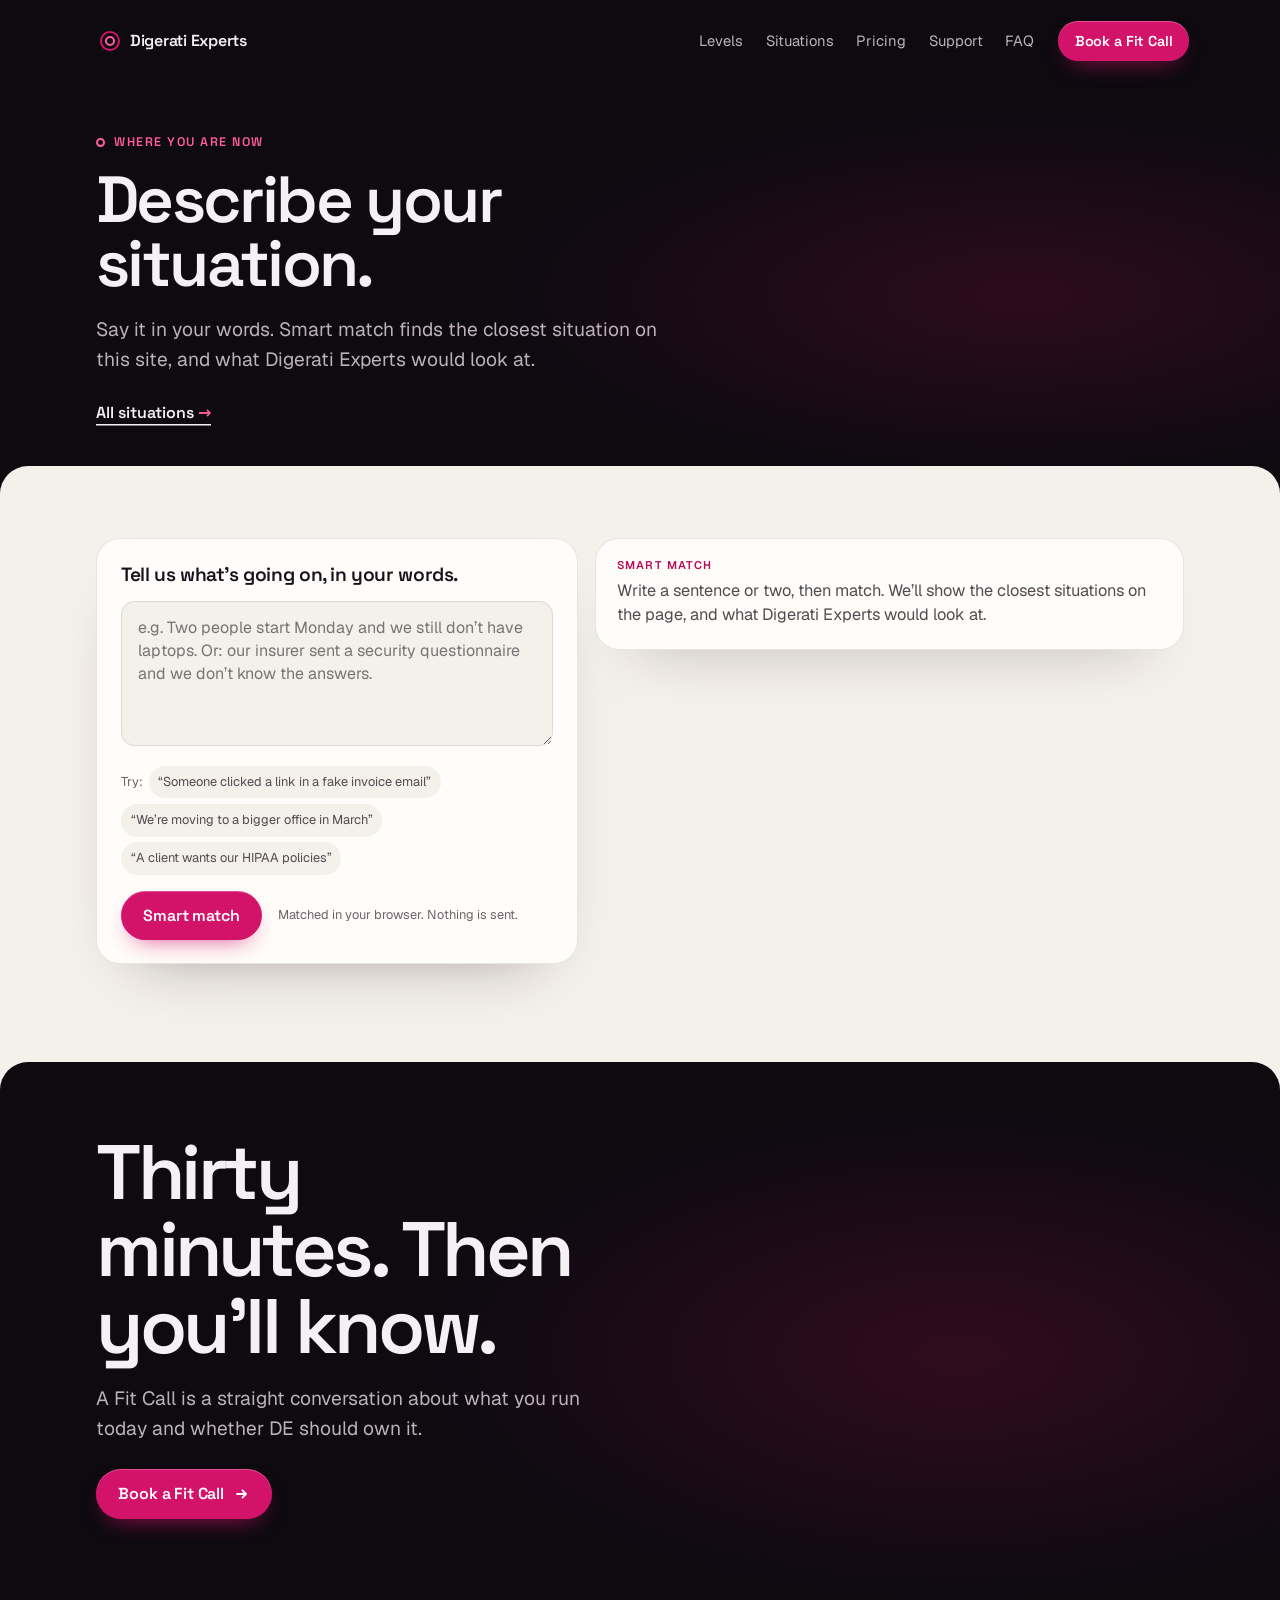
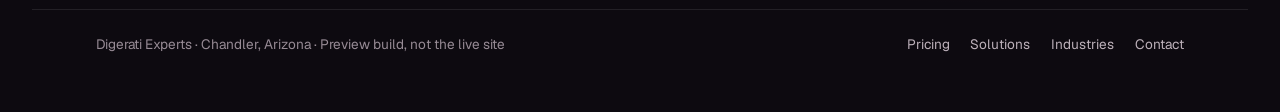
<file: b3/describe/index.html>
<!doctype html>
<html lang="en">
<head>
<meta charset="utf-8">
<meta name="viewport" content="width=device-width, initial-scale=1, viewport-fit=cover">
<title>Describe your situation · Digerati Experts</title>
<meta name="description" content="Say it in your words. Smart match finds the closest situation on the page, and what Digerati Experts would look at.">
<meta name="robots" content="noindex, nofollow">
<meta name="theme-color" content="#0d0a10">
<link rel="icon" href="data:image/svg+xml,<svg xmlns='http://www.w3.org/2000/svg' viewBox='0 0 32 32'><rect width='32' height='32' rx='8' fill='%230d0a10'/><circle cx='16' cy='16' r='5' fill='none' stroke='%23D3126A' stroke-width='2.5'/><circle cx='16' cy='16' r='10' fill='none' stroke='%23D3126A' stroke-opacity='.5' stroke-width='2'/></svg>">
<link rel="preload" href="../../b2/assets/fonts/space-grotesk.woff2" as="font" type="font/woff2" crossorigin>
<link rel="preload" href="../../b2/assets/fonts/geist.woff2" as="font" type="font/woff2" crossorigin>
<link rel="stylesheet" href="../b3.css">
</head>
<body class="describe-page">
<a class="skip" href="#main">Skip to content</a>

<header class="nav" id="nav">
  <div class="nav__inner">
    <a class="mark" href="../" aria-label="Digerati Experts home"><span class="mark__glyph" aria-hidden="true"><i></i><i></i></span><span class="mark__full">Digerati Experts</span><span class="mark__short" aria-hidden="true">DE</span></a>
    <nav class="nav__links" aria-label="Primary">
      <a href="../#levels">Levels</a><a href="../#situations">Situations</a><a href="../#pricing">Pricing</a><a href="../#support">Support</a><a href="../#faq">FAQ</a>
    </nav>
    <a class="btn btn--sm" href="https://meet.digerati-experts.com/" target="_blank" rel="noopener">Book a Fit Call</a>
  </div>
</header>

<main id="main">

<section class="describe-hero dark" aria-labelledby="desc-h">
  <div class="wrap">
    <p class="kicker">Where you are now</p>
    <h1 id="desc-h">Describe your situation.</h1>
    <p class="lede">Say it in your words. Smart match finds the closest situation on this site, and what Digerati Experts would look at.</p>
    <a class="textlink" href="../#situations">All situations</a>
  </div>
</section>

<section class="describe light sheet" id="describe" aria-label="Describe your situation">
  <div class="wrap">
    <div class="own" id="sitOwn">
      <form class="own__form" id="sitForm" novalidate>
        <div class="own__top">
          <label for="sitText" class="own__label">Tell us what’s going on, in your words.</label>
        </div>
        <textarea id="sitText" rows="5" maxlength="1000" placeholder="e.g. Two people start Monday and we still don’t have laptops. Or: our insurer sent a security questionnaire and we don’t know the answers." aria-describedby="sitHint"></textarea>
        <p class="own__ex" id="sitHint"><span>Try:</span>
          <button type="button" class="sit__ex">“Someone clicked a link in a fake invoice email”</button>
          <button type="button" class="sit__ex">“We’re moving to a bigger office in March”</button>
          <button type="button" class="sit__ex">“A client wants our HIPAA policies”</button>
        </p>
        <div class="own__row"><button type="submit" class="btn">Smart match</button><span class="own__priv">Matched in your browser. Nothing is sent.</span></div>
      </form>
      <div class="own__out" id="sitResult" aria-live="polite">
        <div class="res res--wait">
          <p class="res__k">Smart match</p>
          <p class="res__read">Write a sentence or two, then match. We’ll show the closest situations on the page, and what Digerati Experts would look at.</p>
        </div>
      </div>
    </div>
  </div>
</section>

<section class="close close--compact dark sheet sheet--dark" aria-labelledby="close-h">
  <div class="wrap close__grid">
    <div class="close__copy">
      <h2 id="close-h">Thirty minutes. Then you'll&nbsp;know.</h2>
      <p class="lede">A Fit Call is a straight conversation about what you run today and whether DE should own it.</p>
      <a class="btn" href="https://meet.digerati-experts.com/" target="_blank" rel="noopener">Book a Fit Call <svg viewBox="0 0 16 16" aria-hidden="true"><path d="M3 8h9M8.5 4.5 12 8l-3.5 3.5"/></svg></a>
    </div>
  </div>
  <footer class="wrap foot">
    <span>Digerati Experts · Chandler, Arizona · Preview build, not the live site</span>
    <nav aria-label="Footer"><a href="https://digeratiexperts.com/pricing">Pricing</a><a href="https://digeratiexperts.com/solutions">Solutions</a><a href="https://digeratiexperts.com/industries">Industries</a><a href="https://digeratiexperts.com/contact">Contact</a></nav>
  </footer>
</section>

</main>
<script src="../situations.js"></script>
</body>
</html>
</file>
<file: a/scrollcraft.css>
/* ============================================================================
   scrollcraft.css: the taste floor
   ----------------------------------------------------------------------------
   Two layers, and the split matters:

     TOKENS   what you override per brand. Colour roles, the type ramp, the
              spacing scale, elevation, motion. A brand is ~12 values.
     DEVICES  what the engine drives. Do not restyle these to taste; they are
              the mechanism. Style your own markup instead.

   Nothing here draws a "component". There are no card, badge, or pill classes,
   because a stylesheet that ships those is how every page built on it ends up
   with the same shapes. You get a floor and a vocabulary; the composition is
   yours.
   ========================================================================== */

/* ---------------------------------------------------------------- tokens -- */
:root {
  /* --- colour roles. Override these six and the page is rebranded. -------- */
  --sc-canvas:      #08090b;   /* the page ground. Drift interpolates this.   */
  --sc-surface:     #101217;   /* anything raised off the ground             */
  --sc-ink:         #f4f2ef;   /* primary text                               */
  --sc-ink-soft:    #9a9ba1;   /* secondary text. Tinted, never flat gray.   */
  --sc-accent:      #d8ff3e;   /* ONE accent. It owns a region, not confetti. */
  --sc-accent-ink:  #08090b;   /* text that sits on the accent               */

  --sc-hairline:    color-mix(in oklab, var(--sc-ink) 12%, transparent);
  --sc-hairline-strong: color-mix(in oklab, var(--sc-ink) 22%, transparent);

  /* --- type. Two families max. Display carries voice, text carries prose. - */
  --sc-font-display: "Instrument Sans", "Geist", system-ui, sans-serif;
  --sc-font-text:    "Geist", system-ui, sans-serif;
  --sc-font-mono:    "Geist Mono", ui-monospace, monospace;

  /* Fluid ramp. Tracking tightens as size grows because a face set at 6rem
     with 0 tracking reads loose; this is optical correction, not decoration. */
  --sc-t-xs:   clamp(0.75rem, 0.72rem + 0.15vw, 0.82rem);
  --sc-t-sm:   clamp(0.875rem, 0.84rem + 0.18vw, 0.95rem);
  --sc-t-base: clamp(1rem, 0.96rem + 0.22vw, 1.125rem);
  --sc-t-lg:   clamp(1.2rem, 1.1rem + 0.5vw, 1.5rem);
  --sc-t-xl:   clamp(1.6rem, 1.35rem + 1.2vw, 2.25rem);
  --sc-t-2xl:  clamp(2.1rem, 1.6rem + 2.4vw, 3.4rem);
  --sc-t-3xl:  clamp(2.8rem, 1.9rem + 4.2vw, 5rem);
  --sc-t-4xl:  clamp(3.4rem, 1.9rem + 6.6vw, 7.5rem);

  --sc-track-tight:  -0.035em;
  --sc-track-snug:   -0.02em;
  --sc-track-normal: -0.005em;
  --sc-track-wide:    0.08em;

  --sc-leading-none: 0.94;
  --sc-leading-tight: 1.06;
  --sc-leading-body: 1.62;

  --sc-measure: 62ch;

  /* --- space. 4px base: the useful middle steps an 8-only scale misses. --- */
  --sc-1: 0.25rem;  --sc-2: 0.5rem;   --sc-3: 0.75rem;  --sc-4: 1rem;
  --sc-5: 1.5rem;   --sc-6: 2rem;     --sc-7: 3rem;     --sc-8: 4rem;
  --sc-9: 6rem;     --sc-10: 8rem;    --sc-11: 12rem;

  /* Section rhythm is fluid so a phone doesn't inherit desktop air. */
  --sc-section: clamp(4.5rem, 9vw, 11rem);
  --sc-gutter:  clamp(1.25rem, 5vw, 5.5rem);
  --sc-maxw:    82rem;

  /* --- radius. Pick one scale for the page and hold it. ------------------- */
  --sc-r-sm: 6px;  --sc-r-md: 12px;  --sc-r-lg: 20px;  --sc-r-pill: 999px;

  /* --- elevation. Every shadow has an offset AND a soft blur, and is tinted
         to the canvas hue. A zero-offset coloured halo is decoration, not
         depth, so there isn't one here. ---------------------------------- */
  --sc-shadow-color: 220 40% 2%;
  --sc-e1: 0 1px 2px hsl(var(--sc-shadow-color) / 0.28),
           0 2px 6px -1px hsl(var(--sc-shadow-color) / 0.20);
  --sc-e2: 0 2px 4px hsl(var(--sc-shadow-color) / 0.24),
           0 8px 18px -4px hsl(var(--sc-shadow-color) / 0.30);
  --sc-e3: 0 4px 8px hsl(var(--sc-shadow-color) / 0.22),
           0 18px 40px -8px hsl(var(--sc-shadow-color) / 0.38),
           0 48px 90px -24px hsl(var(--sc-shadow-color) / 0.30);

  /* Edge light: a 1px top highlight sells a raised surface better than any
     amount of blur, because real raised things catch light on their lip. */
  --sc-edge: inset 0 1px 0 color-mix(in oklab, var(--sc-ink) 10%, transparent);

  /* --- motion. Built-in CSS easings are too weak for UI. ------------------ */
  --sc-ease-out:    cubic-bezier(0.23, 1, 0.32, 1);
  --sc-ease-in-out: cubic-bezier(0.77, 0, 0.175, 1);
  --sc-ease-drawer: cubic-bezier(0.32, 0.72, 0, 1);
  --sc-d-fast: 160ms;  --sc-d-base: 240ms;  --sc-d-slow: 420ms;

  --sc-z-stage: 1; --sc-z-copy: 20; --sc-z-chrome: 60;
}

/* --------------------------------------------------------------- reset -- */
*, *::before, *::after { box-sizing: border-box; }
html { -webkit-text-size-adjust: 100%; scroll-behavior: smooth; }
@media (prefers-reduced-motion: reduce) { html { scroll-behavior: auto; } }

body {
  margin: 0;
  background: var(--sc-canvas);
  color: var(--sc-ink);
  font-family: var(--sc-font-text);
  font-size: var(--sc-t-base);
  line-height: var(--sc-leading-body);
  letter-spacing: var(--sc-track-normal);
  -webkit-font-smoothing: antialiased;
  text-rendering: optimizeLegibility;
  font-synthesis-weight: none;
  overflow-x: clip;
}
img, video, canvas, svg { display: block; max-width: 100%; }
button, input, select, textarea { font: inherit; color: inherit; }

/* ------------------------------------------------- the browser surfaces --
   The parts you did not draw still carry the design. Selection, caret, focus
   ring, scrollbar and tabular numerals all ship with defaults that belong to no
   design system. Theming them is the cheapest signal that a page was built
   rather than assembled, and it is the step that gets skipped most reliably. */
::selection { background: var(--sc-accent); color: var(--sc-accent-ink); }
:root { caret-color: var(--sc-accent); accent-color: var(--sc-accent); }
:focus-visible {
  outline: 2px solid var(--sc-accent);
  outline-offset: 3px;
  border-radius: var(--sc-r-sm);
}
:where(a) { color: inherit; text-decoration-thickness: 1px; text-underline-offset: 0.22em; }
@supports (scrollbar-color: auto) {
  html { scrollbar-color: color-mix(in oklab, var(--sc-ink) 26%, transparent) transparent; scrollbar-width: thin; }
}
:where(table, .sc-nums, [data-sc-count]) { font-variant-numeric: tabular-nums; }

/* ----------------------------------------------------------- typography -- */
.sc-display {
  font-family: var(--sc-font-display);
  font-weight: 500;
  line-height: var(--sc-leading-none);
  letter-spacing: var(--sc-track-tight);
  text-wrap: balance;
  margin: 0;
}
.sc-display--xl { font-size: var(--sc-t-4xl); }
.sc-display--lg { font-size: var(--sc-t-3xl); }
.sc-display--md { font-size: var(--sc-t-2xl); letter-spacing: var(--sc-track-snug); }
.sc-lede {
  font-size: var(--sc-t-lg);
  line-height: 1.44;
  letter-spacing: var(--sc-track-snug);
  color: var(--sc-ink);
  max-width: 46ch;
  text-wrap: pretty;
  margin: 0;
}
.sc-body { max-width: var(--sc-measure); color: var(--sc-ink-soft); text-wrap: pretty; margin: 0; }
.sc-label {
  font-family: var(--sc-font-mono);
  font-size: var(--sc-t-xs);
  letter-spacing: var(--sc-track-wide);
  text-transform: uppercase;
  color: var(--sc-ink-soft);
}

/* ---------------------------------------------------------------- layout -- */
.sc-wrap { width: 100%; max-width: var(--sc-maxw); margin-inline: auto; padding-inline: var(--sc-gutter); }
.sc-section { padding-block: var(--sc-section); }
/* More space above a heading than below it: the gap belongs to the boundary,
   not to the pair. */
.sc-stack > * + * { margin-top: var(--sc-4); }
.sc-stack > :is(h1,h2,h3) { margin-top: var(--sc-7); }
.sc-stack > :is(h1,h2,h3):first-child { margin-top: 0; }
.sc-rule { height: 1px; border: 0; background: var(--sc-hairline); margin: 0; }

/* =============================================================== DEVICES ==
   Driven by the engine. Restyle your own markup, not these.                */

.sc-act--pinned { position: relative; }
.sc-stage {
  position: sticky; top: 0;
  height: 100vh; height: 100svh;
  overflow: clip;
  z-index: var(--sc-z-stage);
}

/* scrub / sequence media */
.sc-stage :is(video[data-sc-scrub], canvas[data-sc-sequence], .sc-stage__poster) {
  position: absolute; inset: 0;
  width: 100%; height: 100%;
  object-fit: cover;
}
video[data-sc-scrub] { opacity: 0; transition: opacity 380ms var(--sc-ease-out); }
.sc-has-clip video[data-sc-scrub] { opacity: 1; }
/* The poster is a live frame-holder, not a placeholder: it stays up until a
   real video frame has painted, which is what stops the blank-stage flash. */
.sc-stage__poster { z-index: 0; transition: opacity 380ms var(--sc-ease-out); }
.sc-has-clip .sc-stage__poster { opacity: 0; }

/* A scrim only where text sits. A full-frame darkening layer flattens the
   image everywhere to fix contrast in one corner. */
.sc-scrim {
  position: absolute; inset: 0; pointer-events: none; z-index: 1;
  background: linear-gradient(
    var(--sc-scrim-angle, 180deg),
    color-mix(in oklab, var(--sc-canvas) var(--sc-scrim-a, 78%), transparent) 0%,
    color-mix(in oklab, var(--sc-canvas) 30%, transparent) 42%,
    transparent 68%);
}
/* Point the scrim at the copy. A scrim gradient that darkens the top while the
   copy sits at the bottom fixes contrast nowhere and flattens the image
   everywhere, which is the most common way text-over-video goes wrong. */
.sc-scrim--bottom { --sc-scrim-angle: 0deg; }
.sc-scrim--left   { --sc-scrim-angle: 90deg; }
.sc-scrim--right  { --sc-scrim-angle: 270deg; }

/* Corner scrims, for copy anchored to a corner. An edge gradient has to darken
   a whole band across the frame to cover one corner; a corner gradient puts the
   density where the text is and leaves the rest of the image alone. Pair with
   .sc-copy--lead / .sc-copy--trail. */
.sc-scrim--lead {
  background: linear-gradient(to top right,
    color-mix(in oklab, var(--sc-canvas) 94%, transparent) 0%,
    color-mix(in oklab, var(--sc-canvas) 72%, transparent) 30%,
    color-mix(in oklab, var(--sc-canvas) 30%, transparent) 52%,
    transparent 72%);
}
.sc-scrim--trail {
  background: linear-gradient(to top left,
    color-mix(in oklab, var(--sc-canvas) 94%, transparent) 0%,
    color-mix(in oklab, var(--sc-canvas) 72%, transparent) 30%,
    color-mix(in oklab, var(--sc-canvas) 30%, transparent) 52%,
    transparent 72%);
}
/* A band across the bottom, for copy that spans the full width of the frame.
   That is what both corner anchors become below 860px, and it is also the right
   shape whenever the copy block is wider than a corner. */
.sc-scrim--band {
  background: linear-gradient(to top,
    color-mix(in oklab, var(--sc-canvas) 94%, transparent) 0%,
    color-mix(in oklab, var(--sc-canvas) 74%, transparent) 22%,
    color-mix(in oklab, var(--sc-canvas) 30%, transparent) 42%,
    transparent 58%);
}
.sc-scrim--vignette {
  background: radial-gradient(120% 90% at 50% 45%, transparent 40%,
              color-mix(in oklab, var(--sc-canvas) 70%, transparent) 100%);
}

/* copy over a stage.
   max-width is in rem, never ch. A `ch` on this container resolves against the
   CONTAINER's font-size (body size), not the display size of the heading inside
   it, so `max-width: 20ch` here silently produces a ~180px column and wraps a
   hero headline to six lines. Set a ch measure on the text element itself. */
.sc-copy {
  position: absolute; z-index: var(--sc-z-copy);
  inset-inline: var(--sc-gutter);
  max-width: min(46rem, 76vw);
  will-change: opacity, transform;
}
.sc-copy--lead   { left: var(--sc-gutter); bottom: clamp(3rem, 12vh, 9rem); }
/* inset-inline FIRST. It is the shorthand for left+right, so declaring it after
   `left: 50%` resets left to auto and the block drifts off the left edge. */
.sc-copy--center { inset-inline: auto; left: 50%; top: 50%; translate: -50% -50%; text-align: center; }
.sc-copy--trail  { inset-inline: auto; right: var(--sc-gutter); bottom: clamp(3rem, 12vh, 9rem); text-align: right; }

/* cue defaults: the engine writes opacity/transform inline, these are the
   pre-paint state so nothing flashes before the first read() */
[data-sc-cue] { opacity: 0; will-change: opacity, transform; }
.sc-ready [data-sc-cue] { transition: none; }

/* kinetic split */
.sc-split { display: inline-block; overflow: hidden; vertical-align: top; }
/* Descenders live below the baseline; a line mask clipped to the line box eats
   the tails off g, y, p, j. The padding buys them room back. */
.sc-split--line { display: block; padding-bottom: 0.14em; margin-bottom: -0.14em; }
.sc-split__i { display: inline-block; will-change: transform, opacity; }
.sc-is-split { opacity: 1 !important; }

/* horizontal rail */
[data-sc-pan] { display: flex; will-change: transform; }

/* reveal + parallax */
[data-sc-reveal] { will-change: clip-path; }
[data-sc-parallax] { will-change: transform; }

/* flow reveal (fires once) */
[data-sc-in], [data-sc-stagger] > * {
  opacity: 0;
  transform: translate3d(0, 14px, 0);
  transition: opacity 620ms var(--sc-ease-out), transform 620ms var(--sc-ease-out);
}
[data-sc-in].sc-in, [data-sc-stagger] > .sc-in { opacity: 1; transform: none; }

/* pointer devices */
[data-sc-tilt] { transform-style: preserve-3d; will-change: transform; }
[data-sc-magnet] { will-change: transform; }
/* isolation always; position only if nothing more specific already set it.
   Written with :where() (zero specificity) on purpose: a plain `position:
   relative` here has the same weight as `.sc-stage` and, being later in the
   file, silently wins. A stage carrying both attributes then stops being
   sticky and the whole act scrolls away instead of pinning. */
[data-sc-spotlight] { isolation: isolate; }
:where([data-sc-spotlight]) { position: relative; }
[data-sc-spotlight]::after {
  content: ""; position: absolute; inset: 0; pointer-events: none; z-index: 2;
  background: radial-gradient(
    28rem 28rem at calc(var(--sc-mx, 0.5) * 100%) calc(var(--sc-my, 0.5) * 100%),
    color-mix(in oklab, var(--sc-accent) 16%, transparent), transparent 70%);
  opacity: 0; transition: opacity var(--sc-d-slow) var(--sc-ease-out);
}
[data-sc-spotlight]:hover::after { opacity: 1; }

/* =========================================================== WORLDFLIGHT ==
   One fixed stage for the whole page. The only thing in document flow is the
   spacer, and it is empty. If you find yourself adding a section here, you want
   act mode instead: the moment a real block scrolls past the fixed stage, the
   page has a seam again and the whole point is gone.                        */

[data-sc-mode="worldflight"] { position: relative; }

.sc-world {
  position: fixed; inset: 0;
  overflow: clip;
  z-index: var(--sc-z-stage);
  background: var(--sc-canvas);
}

/* Every leg is mounted for the life of the page and stacked in the same box.
   The engine owns opacity, visibility and z-index here; do not set them. */
.sc-world__seg {
  position: absolute; inset: 0;
  opacity: 0;
  will-change: opacity;
}
.sc-world__seg > :is(video, img, canvas) {
  position: absolute; inset: 0;
  width: 100%; height: 100%;
  object-fit: cover;
}
/* The poster is the frame-holder AND the first camera move: the engine pushes
   it in slowly until a real decoded frame is available to replace it. */
.sc-world__poster {
  z-index: 0;
  transform-origin: 50% 50%;
  transition: opacity 420ms var(--sc-ease-out);
}
.sc-world__seg > video { z-index: 1; }
.sc-world__seg.sc-has-clip .sc-world__poster { opacity: 0; }
/* The act stylesheet lights a clip through its ancestor act. A worldflight leg
   has no act, so match the class the engine also writes on the clip itself. */
video[data-sc-scrub].sc-has-clip { opacity: 1; }

/* The copy layer is fixed too, and inert by default: the engine hands
   pointer-events back to a block only while it is actually legible. */
.sc-world__copy {
  position: fixed; inset: 0;
  z-index: var(--sc-z-copy);
  pointer-events: none;
}
.sc-world__scrim { position: absolute; inset: 0; pointer-events: none; z-index: 0; }
[data-sc-copy] {
  opacity: 0;
  pointer-events: none;
  will-change: opacity, transform;
}
.sc-ready [data-sc-copy] { transition: none; }

/* The track. Empty on purpose. */
.sc-world__spacer { pointer-events: none; }

/* scroll progress */
[data-sc-progress] {
  position: fixed; inset: 0 0 auto 0; height: 2px; z-index: var(--sc-z-chrome);
  background: var(--sc-accent); transform-origin: 0 50%; transform: scaleX(0);
  will-change: transform;
}

/* ----------------------------------------------------------- atmosphere --
   Depth is not only shadow. Grain keeps a flat dark ground from banding, and
   it is the difference between "a dark page" and "a lit room". */
.sc-grain { position: fixed; inset: 0; pointer-events: none; z-index: 3; opacity: 0.045; }
.sc-grain::before {
  content: ""; position: absolute; inset: -50%;
  background-image: url("data:image/svg+xml;utf8,<svg xmlns='http://www.w3.org/2000/svg' width='140' height='140'><filter id='n'><feTurbulence type='fractalNoise' baseFrequency='0.85' numOctaves='3'/></filter><rect width='140' height='140' filter='url(%23n)'/></svg>");
}

/* -------------------------------------------------------- reduced motion -- */
@media (prefers-reduced-motion: reduce) {
  /* Fewer and gentler, not zero. Opacity still carries the reveal so the page
     is comprehensible; every position change is dropped. */
  [data-sc-in], [data-sc-stagger] > * { transform: none; transition-duration: 220ms; }
  [data-sc-parallax], [data-sc-pan], .sc-split__i { transform: none !important; }
  /* A wipe is a position change too. Show reveal content settled. */
  [data-sc-reveal] { clip-path: none !important; }
  /* A rail's transform IS its navigation, not decoration. Zeroing it the way
     parallax and kinetic type are zeroed parks the act on its first screenful
     and makes everything past the fold unreachable: a device degrading into
     missing content. Hand the travel back to the reader as an ordinary scroll
     region instead, so the same items are all still gettable without motion.
     A build that would rather re-lay the rail out as a grid can still do that;
     this is the floor, not the ceiling. */
  [data-sc-act="pan"] .sc-stage,
  [data-sc-act="pan"] [data-sc-stage] {
    overflow-x: auto; overflow-y: hidden;
    overscroll-behavior-x: contain;
    scroll-snap-type: x proximity;
  }
  [data-sc-pan] > * { scroll-snap-align: center; }
  [data-sc-spotlight]::after { display: none; }
  /* A worldflight keeps its whole story here. No clip is ever fetched, so the
     posters are the film, and they cross-dissolve through exactly the same
     seams at exactly the same scroll positions. The push-in and the copy drift
     are the only things that go. */
  .sc-world__poster, [data-sc-copy] { transform: none !important; }
}

/* --------------------------------------------------------------- mobile -- */
@media (max-width: 860px) {
  .sc-copy { inset-inline: var(--sc-gutter); max-width: none; }
  .sc-copy--trail { text-align: left; }
  .sc-stage { height: 100svh; }
  /* .sc-copy--trail re-anchors to the left and spans the full width here, so a
     bottom-RIGHT corner gradient darkens the one corner the copy just left and
     guarantees a contrast failure over any bright clip. Point the density at
     the copy: the same band .sc-scrim--band paints. */
  .sc-scrim--trail {
    background: linear-gradient(to top,
      color-mix(in oklab, var(--sc-canvas) 94%, transparent) 0%,
      color-mix(in oklab, var(--sc-canvas) 74%, transparent) 22%,
      color-mix(in oklab, var(--sc-canvas) 30%, transparent) 42%,
      transparent 58%);
  }
}
</file>
<file: b2/b2.css>
/* Digerati Experts · homepage preview B2 · hand-built, native scroll */
@font-face { font-family: "Space Grotesk"; src: url(assets/fonts/space-grotesk.woff2) format("woff2"); font-weight: 300 700; font-display: swap; }
@font-face { font-family: "Geist"; src: url(assets/fonts/geist.woff2) format("woff2"); font-weight: 100 900; font-display: swap; }

:root {
  --ink: #0d0a10; --ink-2: #16111b; --ink-3: #201927; --ink-line: rgba(255,255,255,.09);
  --on-dark: #f5f0f3; --on-dark-2: #bdb1ba; --on-dark-3: #978b95;
  --bone: #f4f0ea; --bone-2: #ebe5dc; --paper: #fffdfa; --bone-line: rgba(22,17,27,.1);
  --on-light: #16111b; --on-light-2: #554a52; --on-light-3: #6f636b;
  --mag: #d3126a; --mag-hover: #e01a76; --mag-on-dark: #ff5c9f; --mag-on-light: #b80f5c;
  --warm: #f2c14e; --note: #f8e27c;
  --display: "Space Grotesk", ui-sans-serif, system-ui, sans-serif;
  --text: "Geist", ui-sans-serif, system-ui, sans-serif;
  --gut: clamp(1.25rem, 5vw, 4.5rem);
  --maxw: 76rem;
  --ease: cubic-bezier(.22, 1, .36, 1);
  --navh: 4.5rem;
}
*, *::before, *::after { box-sizing: border-box; }
html { -webkit-text-size-adjust: 100%; background: var(--ink); scroll-padding-top: 5rem; }
body { margin: 0; background: var(--ink); color: var(--on-dark); font: 400 1.0625rem/1.6 var(--text); -webkit-font-smoothing: antialiased; overflow-x: clip; }
a { color: inherit; }
::selection { background: var(--mag); color: #fff; }
:focus-visible { outline: 2px solid var(--mag-on-dark); outline-offset: 3px; border-radius: 8px; }
.light :focus-visible { outline-color: var(--mag-on-light); }
h1, h2, h3 { font-family: var(--display); font-weight: 600; letter-spacing: -.035em; line-height: 1; margin: 0; text-wrap: balance; }
p { margin: 0; text-wrap: pretty; }
.wrap { width: 100%; max-width: var(--maxw); margin: 0 auto; padding: 0 var(--gut); }
.sr-only { position: absolute !important; width: 1px; height: 1px; overflow: hidden; clip: rect(0 0 0 0); white-space: nowrap; }
.skip { position: absolute; left: 1rem; top: -4rem; z-index: 100; background: #fff; color: var(--ink); padding: .6rem 1rem; border-radius: 10px; font-weight: 600; }
.skip:focus { top: 1rem; }

.dark { background: var(--ink); color: var(--on-dark); }
.light { background: var(--bone); color: var(--on-light); }
/* light sections slide over the dark ones like a sheet */
.sheet { position: relative; z-index: 2; border-radius: 28px 28px 0 0; margin-top: -28px; }
.sheet--dark { background: var(--ink); }

.kicker { display: inline-flex; align-items: center; gap: .6rem; font: 600 .78rem/1 var(--display); letter-spacing: .12em; text-transform: uppercase; color: var(--mag-on-dark); margin-bottom: 1.2rem; }
.kicker::before { content: ""; width: .55rem; height: .55rem; border-radius: 50%; border: 2px solid currentColor; }
.kicker--warm { color: #8a5a00; }
.kicker--mag { color: var(--mag-on-light); }
.lede { font-size: clamp(1.02rem, .96rem + .3vw, 1.2rem); line-height: 1.55; color: var(--on-dark-2); max-width: 33rem; }
.light .lede { color: var(--on-light-2); }
h2 { font-size: clamp(2.2rem, 1.35rem + 3.3vw, 4.4rem); margin-bottom: 1.2rem; }

/* ---------- the one CTA ---------- */
.btn { display: inline-flex; align-items: center; justify-content: center; gap: .6rem; min-height: 3.1rem; padding: 0 1.4rem; border-radius: 999px; border: 0;
  background: var(--mag); color: #fff; text-decoration: none; white-space: nowrap; font: 600 1rem/1 var(--display); letter-spacing: -.01em; cursor: pointer;
  box-shadow: 0 1px 0 rgba(255,255,255,.25) inset, 0 10px 24px -12px rgba(211,18,106,.85);
  transition: transform 180ms var(--ease), background-color 180ms var(--ease), box-shadow 180ms var(--ease); }
.btn svg { width: 1rem; height: 1rem; fill: none; stroke: currentColor; stroke-width: 1.8; stroke-linecap: round; stroke-linejoin: round; transition: transform 220ms var(--ease); }
@media (hover: hover) and (pointer: fine) { .btn:hover { background: var(--mag-hover); } .btn:hover svg { transform: translateX(3px); } }
.btn:active { transform: scale(.97); }
.btn:focus-visible { outline: 2px solid #fff; box-shadow: 0 0 0 5px var(--mag); }
.btn--sm { min-height: 2.5rem; padding: 0 1.05rem; font-size: .9rem; }
.btn--lg { min-height: 3.6rem; padding: 0 1.9rem; font-size: 1.1rem; }
.btn--block { width: 100%; }
.textlink { font: 600 1rem/1.2 var(--display); text-decoration: none; background: linear-gradient(currentColor, currentColor) 0 100% / 100% 1.5px no-repeat; padding-bottom: .2rem; transition: background-size 240ms var(--ease); }
.textlink::after { content: " →"; color: var(--mag-on-light); }
.textlink--dark::after { content: " ↓"; color: var(--mag-on-dark); }
@media (hover: hover) { .textlink:hover { background-size: 0 1.5px; background-position: 100% 100%; } }

/* ---------- nav: a bar that folds into a pill ---------- */
.nav { position: fixed; z-index: 80; inset: 0 0 auto 0; display: flex; justify-content: center; padding-top: .85rem; pointer-events: none; }
.nav__inner { pointer-events: auto; display: flex; align-items: center; gap: 1.5rem; width: min(100% - 2 * var(--gut) + 1.6rem, var(--maxw) - 2 * var(--gut) + 1.6rem);
  padding: .4rem .4rem .4rem 1rem; border-radius: 999px; border: 1px solid transparent; color: var(--on-dark);
  transition: width 520ms var(--ease), background-color 320ms var(--ease), border-color 320ms var(--ease), box-shadow 320ms var(--ease); }
.nav.is-pill .nav__inner { width: min(100% - 1.5rem, 38rem); background: rgba(20, 15, 25, .82); border-color: rgba(255,255,255,.1);
  box-shadow: 0 16px 36px -18px rgba(0,0,0,.75); -webkit-backdrop-filter: blur(16px) saturate(1.3); backdrop-filter: blur(16px) saturate(1.3); }
.mark { display: inline-flex; align-items: center; gap: .6rem; text-decoration: none; font: 600 1rem/1 var(--display); letter-spacing: -.015em; white-space: nowrap; }
.mark__glyph { position: relative; width: 1.25rem; height: 1.25rem; flex: none; }
.mark__glyph i { position: absolute; inset: 0; border-radius: 50%; border: 2px solid var(--mag); }
.mark__glyph i + i { inset: 5px; border-color: var(--mag-on-dark); }
.mark__short { display: none; }
.nav__links { display: flex; gap: 1.4rem; margin-left: auto; font-size: .92rem; color: var(--on-dark-2); }
.nav__links a { text-decoration: none; transition: color 160ms; }
.nav__links a:hover { color: #fff; }
@media (max-width: 820px) { .nav__links { display: none; } .nav .btn { margin-left: auto; } }

/* ---------- scene machinery: tall section + sticky frame (native scroll) ---------- */
.scene { position: relative; }
.scene__frame { position: sticky; top: 0; height: 100vh; height: 100svh; overflow: hidden; display: flex; align-items: center; padding-top: var(--navh); }

/* ---------- 1 · hero ---------- */
.hero { position: relative; min-height: 100vh; min-height: 100svh; padding: calc(var(--navh) + 3.5rem) 0 5rem; overflow: hidden; display: flex; align-items: center;
  background: radial-gradient(60% 55% at 80% 60%, rgba(211,18,106,.16), transparent 70%), var(--ink); }
.hero__grid { display: grid; grid-template-columns: minmax(0, 1.25fr) minmax(0, .75fr); gap: clamp(2rem, 5vw, 5rem); align-items: center; }
.hero h1 { font-size: clamp(2.55rem, 1.2rem + 4.6vw, 5.4rem); letter-spacing: -.045em; line-height: .98; margin-bottom: 1.6rem; }
.ph { position: relative; display: inline; white-space: nowrap; background: linear-gradient(var(--mag), var(--mag)) 0 92% / 0 .075em no-repeat; animation: draw 900ms var(--ease) forwards; }
.ph:nth-of-type(1) { animation-delay: 450ms; } .ph:nth-of-type(2) { animation-delay: 850ms; } .ph:nth-of-type(3) { animation-delay: 1250ms; }
.ph--mag { color: var(--mag-on-dark); white-space: normal; }
@keyframes draw { to { background-size: 100% .075em; } }
.hero__actions { display: flex; flex-wrap: wrap; align-items: center; gap: 1.25rem 1.75rem; margin-top: 2rem; }
.hero__art { position: relative; display: grid; place-items: center; min-height: 26rem; }
.halo { position: absolute; left: 50%; top: 50%; width: 175%; aspect-ratio: 1; transform: translate(-50%, -50%); overflow: visible; pointer-events: none; }
.halo circle { fill: none; vector-effect: non-scaling-stroke; }
.halo .h-track { stroke: rgba(255,255,255,.07); stroke-width: 1; }
.halo .h-arc { stroke: var(--mag); stroke-width: 1.5; stroke-linecap: round; }

/* the honest mock: the real Fit Call booking as a card (same component returns at the close) */
.fitcard { position: relative; z-index: 1; width: min(100%, 21rem); padding: 1.25rem; border-radius: 22px; color: var(--on-dark);
  background: linear-gradient(180deg, rgba(37,29,45,.96), rgba(25,19,31,.96)); border: 1px solid rgba(255,255,255,.1);
  box-shadow: 0 1px 0 rgba(255,255,255,.08) inset, 0 40px 80px -30px rgba(0,0,0,.9), 0 0 0 8px rgba(255,255,255,.02); }
.fitcard__top { display: flex; align-items: center; gap: .7rem; padding-bottom: 1rem; border-bottom: 1px solid var(--ink-line); }
.fitcard__top b { display: block; font: 600 .92rem/1.2 var(--display); }
.fitcard__top small { display: block; font-size: .78rem; color: var(--on-dark-3); }
.mono { width: 2.2rem; height: 2.2rem; flex: none; border-radius: 50%; display: grid; place-items: center; font: 700 .78rem/1 var(--display); letter-spacing: .02em; color: #fff; background: var(--mag); }
.fitcard__title { font-size: 1.6rem; letter-spacing: -.03em; margin: 1rem 0 .35rem; }
.fitcard__meta { display: flex; align-items: center; gap: .45rem; font-size: .9rem; color: var(--on-dark-2); }
.fitcard__meta svg { width: 1rem; height: 1rem; fill: none; stroke: var(--mag-on-dark); stroke-width: 1.5; stroke-linecap: round; }
.fitcard__list { list-style: none; margin: 1rem 0 1.2rem; padding: 0; display: grid; gap: .5rem; font-size: .92rem; color: var(--on-dark-2); }
.fitcard__list li { display: flex; gap: .6rem; align-items: center; }
.fitcard__list li::before { content: ""; width: .9rem; height: .9rem; flex: none; border-radius: 50%; border: 1.5px solid var(--mag-on-dark);
  background: radial-gradient(circle, var(--mag-on-dark) 0 2px, transparent 2.5px); }

/* sticky note: the password on the vendor list, then "bring this" at the close */
.note { position: absolute; z-index: 3; width: 8.4rem; padding: .7rem .75rem .8rem; background: var(--note); color: #2a2109; font: 600 .86rem/1.25 var(--display); letter-spacing: -.01em;
  box-shadow: 0 14px 22px -14px rgba(60,40,0,.55), 0 1px 0 rgba(255,255,255,.5) inset; border-radius: 2px 2px 10px 2px; }
.note::before { content: ""; position: absolute; top: -.55rem; left: 50%; width: 2.6rem; height: 1rem; transform: translateX(-50%) rotate(-3deg); background: rgba(255,255,255,.45); }

/* ---------- 2 · the usual way ---------- */
.usual { height: 250vh; }
.split { display: grid; grid-template-columns: minmax(0, 1fr) minmax(0, 1fr); gap: clamp(2rem, 6vw, 6rem); align-items: center; }
.usual h2 { color: var(--on-light); }
.usual__tail { margin-top: 1.4rem; font: 600 clamp(1.25rem, 1rem + 1vw, 1.7rem)/1.2 var(--display); letter-spacing: -.02em; color: var(--on-light);
  opacity: var(--tail, 0); transform: translateY(calc((1 - var(--tail, 0)) * 12px)); }
.usual__tail em { font-style: normal; color: var(--mag-on-light); background: linear-gradient(var(--mag), var(--mag)) 0 100% / calc(var(--tail, 0) * 100%) 2px no-repeat; }
.callcard { position: relative; justify-self: center; width: min(100%, 25rem); padding: 1rem; border-radius: 24px; background: var(--paper);
  border: 1px solid var(--bone-line); box-shadow: 0 1px 0 #fff inset, 0 30px 60px -36px rgba(40,25,35,.45), 0 2px 6px -2px rgba(40,25,35,.08); }
.note--usual { top: -1.6rem; right: -1rem; transform: rotate(5deg); }
.callcard__head { display: flex; align-items: center; gap: .6rem; padding: .25rem .35rem .85rem; font: 600 1rem/1 var(--display); }
.tag { font: 600 .66rem/1 var(--text); letter-spacing: .08em; text-transform: uppercase; color: var(--on-light-3); border: 1px solid var(--bone-line); padding: .3rem .45rem; border-radius: 999px; }
.callcard__foot { display: flex; align-items: center; gap: .8rem; margin: .85rem .35rem .15rem; }
.callcard__count { flex: none; font: 500 .78rem/1 var(--text); color: var(--on-light-3); font-variant-numeric: tabular-nums; }
.callcard__list { list-style: none; margin: 0; padding: 0; display: grid; gap: .4rem; }
.callcard__list li, .callcard__one { display: grid; grid-template-columns: 2.25rem minmax(0,1fr) 1.9rem; gap: .75rem; align-items: center; padding: .6rem .65rem; border-radius: 14px; background: var(--bone);
  transition: opacity 420ms var(--ease), filter 420ms var(--ease), background-color 300ms; }
.av { width: 2.25rem; height: 2.25rem; border-radius: 50%; display: grid; place-items: center; font: 700 .72rem/1 var(--display); color: #6b4a00; background: #f7e7bf; }
.vn { min-width: 0; }
.vn b { display: block; font: 600 .93rem/1.25 var(--display); letter-spacing: -.01em; }
.vn small { display: block; font-size: .8rem; line-height: 1.3; color: var(--on-light-2); white-space: nowrap; overflow: hidden; text-overflow: ellipsis; }
.st i { width: 1.75rem; height: 1.75rem; border-radius: 50%; display: grid; place-items: center; font: 700 .92rem/1 var(--display); font-style: normal; color: #4a3200; background: var(--warm);
  transform: scale(0); transition: transform 380ms cubic-bezier(.34,1.56,.64,1); }
.callcard__list li.is-asked .st i { transform: scale(1); }
.callcard.is-grey .callcard__list li { opacity: .42; filter: grayscale(1); }
.callcard__one { grid-template-columns: 2.25rem minmax(0,1fr); margin-top: .4rem; background: var(--ink); color: var(--on-dark);
  opacity: var(--one, 0); transform: translateY(calc((1 - var(--one, 0)) * 14px)); }
.callcard__one small { color: var(--on-dark-2); }
.av--de { position: relative; background: var(--mag); }
.av--de i { position: absolute; inset: .6rem; border-radius: 50%; border: 2px solid #fff; }
.meter { flex: 1; height: 3px; border-radius: 3px; background: var(--bone-2); overflow: hidden; }
.meter span { display: block; height: 100%; background: var(--on-light); transform-origin: 0 50%; transform: scaleX(var(--m, 0)); }

/* ---------- 3 · coverage rings (the peak) ---------- */
.rings { height: 460vh; z-index: 3; }
.rings .scene__frame { border-radius: 28px 28px 0 0; background: radial-gradient(55% 60% at 70% 55%, rgba(211,18,106,.12), transparent 70%), var(--ink); }
.rings__grid { display: grid; grid-template-columns: minmax(0, .8fr) minmax(0, 1.2fr); gap: clamp(1.5rem, 4vw, 4rem); align-items: center; }
.rings h2 { font-size: clamp(2.1rem, 1.3rem + 3vw, 4rem); }
.lvl { display: grid; margin-top: 2rem; }
.lvl article { grid-area: 1 / 1; opacity: 0; transform: translateY(10px); transition: opacity 360ms var(--ease), transform 460ms var(--ease); visibility: hidden; }
.lvl article.is-on { opacity: 1; transform: none; visibility: visible; }
.lvl__n { font: 500 .8rem/1 var(--text); color: var(--on-dark-3); letter-spacing: .04em; font-variant-numeric: tabular-nums; }
.lvl h3 { font-size: clamp(1.45rem, 1.2rem + .9vw, 2rem); letter-spacing: -.03em; margin: .55rem 0 .45rem; }
.lvl article p:not(.lvl__n) { color: var(--on-dark-2); max-width: 26rem; }
.rail { display: grid; grid-template-columns: repeat(4, 1fr); gap: .4rem; margin-top: 1.8rem; max-width: 28rem; }
.rail button { all: unset; box-sizing: border-box; cursor: pointer; display: grid; gap: .55rem; padding: .55rem .1rem .3rem; min-height: 2.75rem; font: 600 .82rem/1 var(--display); color: var(--on-dark-3); transition: color 200ms; }
.rail button i { display: block; height: 3px; border-radius: 3px; background: rgba(255,255,255,.12); overflow: hidden; position: relative; }
.rail button i::after { content: ""; position: absolute; inset: 0; background: var(--mag-on-dark); transform-origin: 0 50%; transform: scaleX(var(--f, 0)); }
.rail button.is-on, .rail button:hover { color: var(--on-dark); }
.rail button:focus-visible { outline: 2px solid var(--mag-on-dark); outline-offset: 2px; border-radius: 6px; }
.orbit { position: relative; width: min(100%, 76svh, 40rem); aspect-ratio: 1; justify-self: center; }
.orbit__svg { position: absolute; inset: 0; width: 100%; height: 100%; overflow: visible; }
.orbit__svg .o-track { fill: none; stroke: rgba(255,255,255,.1); stroke-width: .35; stroke-dasharray: .6 1.6; }
.orbit__svg .o-glow { fill: none; stroke: var(--mag); stroke-width: 3.2; stroke-linecap: round; opacity: .16; }
.orbit__svg .o-ring { fill: none; stroke: var(--mag-on-dark); stroke-width: .9; stroke-linecap: round; transition: stroke 400ms, stroke-width 400ms; }
.orbit__svg .o-ring.is-past { stroke: #a8346c; stroke-width: .7; }
.orbit__svg .o-head { fill: #fff; }
.orbit__svg .o-dot { fill: var(--mag-on-dark); }
.orbit__svg .o-tick { stroke: rgba(255,92,159,.55); stroke-width: .35; }
.core { position: absolute; left: 50%; top: 50%; width: 27%; aspect-ratio: 1; transform: translate(-50%, -50%) scale(var(--cs, .85)); display: grid; place-items: center; }
.core__disc { width: 100%; height: 100%; border-radius: 50%; display: grid; place-content: center; text-align: center; gap: .2rem; padding: .5rem;
  background: radial-gradient(circle at 50% 35%, #2a1f33, #17111c 70%); border: 1px solid rgba(255,255,255,.12); box-shadow: 0 0 0 6px rgba(211,18,106,.08), 0 20px 40px -20px #000; }
.core b { font: 600 clamp(.82rem, .6rem + .8vw, 1.15rem)/1.1 var(--display); letter-spacing: -.02em; }
.core small { font-size: clamp(.62rem, .55rem + .3vw, .78rem); color: var(--mag-on-dark); font-weight: 500; line-height: 1.15; }
.chip { position: absolute; left: 0; top: 0; display: inline-flex; align-items: center; gap: .45rem; padding: .42rem .7rem .42rem .55rem; border-radius: 999px; white-space: nowrap;
  font: 500 .84rem/1 var(--text); color: var(--on-dark); background: rgba(30,23,37,.94); border: 1px solid rgba(255,92,159,.35);
  box-shadow: 0 10px 24px -14px rgba(0,0,0,.9); opacity: 0; will-change: transform, opacity; }
.chip::before { content: ""; width: .45rem; height: .45rem; border-radius: 50%; background: var(--mag-on-dark); flex: none; }

/* ---------- 3b · whose business ---------- */
.who { padding: clamp(5rem, 12vh, 9rem) 0 clamp(6rem, 14vh, 10rem); position: relative; }
.who__grid { display: grid; grid-template-columns: minmax(0, 1fr) minmax(0, 1fr); gap: clamp(2rem, 6vw, 6rem); align-items: start; }
.who h2 { font-size: clamp(2rem, 1.3rem + 2.6vw, 3.4rem); }
.who__list { list-style: none; margin: 0; padding: 0; border-top: 1px solid var(--ink-line); }
.who__list li { display: flex; align-items: center; justify-content: space-between; padding: .95rem 0; border-bottom: 1px solid var(--ink-line);
  font: 600 clamp(1.35rem, 1rem + 1.4vw, 2.1rem)/1.1 var(--display); letter-spacing: -.03em; color: var(--on-dark-3); transition: color 500ms var(--ease); }
.who__list li::after { content: ""; width: .7rem; height: .7rem; border-radius: 50%; border: 2px solid currentColor; transform: scale(.6); opacity: .4; transition: all 500ms var(--ease); }
.who__list li.is-lit { color: var(--on-dark); }
.who__list li.is-lit::after { border-color: var(--mag-on-dark); background: var(--mag-on-dark); transform: scale(1); opacity: 1; }

/* ---------- 4 · priced in the open ---------- */
.price { padding: clamp(5rem, 12vh, 8rem) 0 clamp(3rem, 8vh, 5rem); }
.price__grid { display: grid; gap: clamp(2.5rem, 6vh, 4rem); }
.price__head { display: grid; grid-template-columns: minmax(0, 1fr) minmax(0, 1fr); gap: 0 clamp(2rem, 6vw, 6rem); align-items: end; }
.price__head .kicker, .price__head h2 { grid-column: 1; }
.price__head .lede { grid-column: 2; grid-row: 2; align-self: end; margin-bottom: 1.4rem; }
.price__link { grid-column: 2; }
.track { position: relative; }
.track ol { list-style: none; margin: 0; padding: 0; display: grid; grid-template-columns: 1fr 1fr 1.25fr; gap: 1rem; }
.track li { position: relative; display: grid; gap: 1.1rem; align-content: start; padding: 1.4rem; border-radius: 22px; background: var(--paper); border: 1px solid var(--bone-line);
  box-shadow: 0 24px 50px -40px rgba(40,25,35,.5); transition: border-color 400ms, box-shadow 400ms; }
.track b { display: block; font: 600 1.25rem/1.2 var(--display); letter-spacing: -.02em; margin-bottom: .35rem; }
.track small { display: block; font-size: .95rem; color: var(--on-light-2); line-height: 1.45; }
.track__n { position: relative; z-index: 1; width: 2.4rem; height: 2.4rem; border-radius: 50%; display: grid; place-items: center; font: 700 .95rem/1 var(--display);
  background: var(--bone); color: var(--on-light-2); border: 1.5px solid var(--bone-line); transition: background-color 400ms, color 400ms, border-color 400ms; }
.track li.is-done .track__n { background: var(--on-light); color: #fff; border-color: var(--on-light); }
.track li.track__last.is-done { border-color: rgba(184,15,92,.4); box-shadow: 0 0 0 4px rgba(211,18,106,.06), 0 24px 50px -40px rgba(40,25,35,.5); }
.track li.track__last.is-done .track__n { background: var(--mag); border-color: var(--mag); }
.track__line { position: absolute; z-index: 0; left: 2.6rem; right: 30%; top: 2.6rem; height: 2px; background: var(--bone-2); pointer-events: none; display: none; }
.track__line i { position: absolute; inset: 0; background: var(--on-light); transform-origin: 0 50%; transform: scaleX(var(--fl, 0)); }
.quote { margin-top: 1rem; border-top: 1px dashed var(--bone-line); padding-top: .8rem; display: grid; gap: .45rem; font-size: .88rem; color: var(--on-light-2); }
.quote div { display: flex; justify-content: space-between; gap: 1rem; }
.quote__v { font-weight: 600; color: var(--on-light); }
.quote__src .quote__v { color: var(--mag-on-light); font-family: ui-monospace, SFMono-Regular, Menlo, monospace; font-size: .84rem; }

/* ---------- 5 · support ---------- */
.desk { padding: clamp(3rem, 8vh, 5rem) 0 clamp(5rem, 12vh, 8rem); }
.desk__grid { display: grid; grid-template-columns: minmax(0, 1fr) minmax(0, 1fr); gap: clamp(2rem, 6vw, 6rem); align-items: center; }
.ticket { width: min(100%, 30rem); justify-self: end; padding: .6rem; border-radius: 26px; background: var(--paper); border: 1px solid var(--bone-line); box-shadow: 0 30px 60px -40px rgba(40,25,35,.5); }
.seg { position: relative; display: grid; grid-template-columns: 1fr 1fr; padding: .3rem; border-radius: 999px; background: var(--bone-2); }
.seg button { all: unset; box-sizing: border-box; position: relative; z-index: 1; text-align: center; padding: .8rem .5rem; min-height: 2.75rem; border-radius: 999px; cursor: pointer;
  font: 600 .95rem/1.1 var(--display); color: var(--on-light-2); transition: color 260ms; }
.seg button[aria-selected="true"] { color: #fff; }
.seg button:focus-visible { outline: 2px solid var(--mag-on-light); outline-offset: 2px; }
.seg__thumb { position: absolute; z-index: 0; top: .3rem; bottom: .3rem; left: .3rem; width: calc(50% - .3rem); border-radius: 999px; background: var(--on-light);
  transform: translateX(calc(var(--side, 0) * 100%)); transition: transform 460ms var(--ease); }
.ticket__body { display: grid; padding: 1.4rem 1.1rem .8rem; }
.pane { grid-area: 1 / 1; }
.pane[hidden] { display: block; visibility: hidden; opacity: 0; transform: translateY(8px); }
.pane { transition: opacity 320ms var(--ease), transform 420ms var(--ease); }
.pane:focus-visible { outline-offset: 6px; }
.pane__tag { display: inline-block; font: 600 .72rem/1 var(--text); letter-spacing: .08em; text-transform: uppercase; padding: .35rem .55rem; border-radius: 999px; margin-bottom: .9rem; }
.pane__tag--in { background: #e3f1e6; color: #1f5a2c; }
.pane__tag--paid { background: #fbe3ee; color: #8f0c48; }
.pane h3 { font-size: 1.75rem; letter-spacing: -.03em; margin-bottom: .5rem; }
.pane > p:not(.pane__tag) { color: var(--on-light-2); }
.pane__rows { margin: 1.2rem 0 0; display: grid; }
.pane__rows div { display: grid; grid-template-columns: 7rem minmax(0, 1fr); gap: 1rem; padding: .75rem 0; border-top: 1px solid var(--bone-line); font-size: .92rem; }
.pane__rows dt { color: var(--on-light-3); }
.pane__rows dd { margin: 0; font-weight: 500; }
.ticket__hint { text-align: center; font-size: .78rem; color: var(--on-light-3); padding: 0 0 .5rem; }

/* ---------- 6 · faq ---------- */
.faq { padding: 0 0 clamp(6rem, 14vh, 9rem); }
.faq__grid { display: grid; grid-template-columns: minmax(0, .8fr) minmax(0, 1.2fr); gap: clamp(2rem, 6vw, 6rem); border-top: 1px solid var(--bone-line); padding-top: clamp(3rem, 8vh, 5rem); }
.faq h2 { font-size: clamp(2rem, 1.3rem + 2.6vw, 3.4rem); }
.faq details { border-bottom: 1px solid var(--bone-line); }
.faq details:first-child { border-top: 1px solid var(--bone-line); }
.faq summary { list-style: none; cursor: pointer; display: flex; justify-content: space-between; align-items: center; gap: 1.5rem; padding: 1.25rem 0; min-height: 3rem;
  font: 600 clamp(1.05rem, .95rem + .4vw, 1.25rem)/1.3 var(--display); letter-spacing: -.015em; }
.faq summary::-webkit-details-marker { display: none; }
.faq summary i { position: relative; width: 2rem; height: 2rem; flex: none; border-radius: 50%; border: 1.5px solid var(--bone-line); transition: background-color 260ms, border-color 260ms; }
.faq summary i::before, .faq summary i::after { content: ""; position: absolute; left: 50%; top: 50%; width: .8rem; height: 1.5px; background: currentColor; transform: translate(-50%, -50%); transition: transform 300ms var(--ease); }
.faq summary i::after { transform: translate(-50%, -50%) rotate(90deg); }
.faq details[open] summary i { background: var(--on-light); border-color: var(--on-light); color: #fff; }
.faq details[open] summary i::after { transform: translate(-50%, -50%) rotate(0deg); }
.faq details p { padding: 0 3rem 1.4rem 0; color: var(--on-light-2); max-width: 40rem; }
.faq summary:focus-visible { outline-offset: 4px; }

/* ---------- 7 · close ---------- */
.close { padding: clamp(6rem, 14vh, 9rem) 0 2rem; overflow: hidden; background: radial-gradient(60% 55% at 75% 45%, rgba(211,18,106,.18), transparent 70%), var(--ink); }
.close__grid { display: grid; grid-template-columns: minmax(0, 1.1fr) minmax(0, .9fr); gap: clamp(2rem, 6vw, 6rem); align-items: center; min-height: 70svh; }
.close h2 { font-size: clamp(2.6rem, 1.3rem + 4.4vw, 5.4rem); letter-spacing: -.045em; }
.close__art { position: relative; display: grid; place-items: center; min-height: 28rem; }
.fitcard--close { width: min(100%, 22rem); }
.note--close { top: -2.6rem; right: -1.6rem; transform: rotate(6deg) translateY(var(--ny, 0px)); opacity: var(--no, 1); }
.fitcard--close .btn { margin-top: 1.3rem; }
.foot { display: flex; flex-wrap: wrap; justify-content: space-between; gap: 1rem 2rem; margin-top: clamp(4rem, 10vh, 7rem); padding-top: 1.5rem; padding-bottom: 1.5rem;
  border-top: 1px solid var(--ink-line); font-size: .85rem; color: var(--on-dark-3); }
.foot nav { display: flex; gap: 1.3rem; flex-wrap: wrap; }
.foot a { text-decoration: none; color: var(--on-dark-2); }
.foot a:hover { color: #fff; }

/* reveal once */
.rv { opacity: 0; transform: translateY(18px); transition: opacity 700ms var(--ease), transform 800ms var(--ease); }
.rv.is-in { opacity: 1; transform: none; }

/* ---------- mobile ---------- */
@media (max-width: 860px) {
  :root { --navh: 4.25rem; }
  .mark__full { display: none; } .mark__short { display: inline; }
  h2 { margin-bottom: .9rem; }
  .hero { padding-top: calc(var(--navh) + 2rem); padding-bottom: 3.5rem; align-items: flex-start; }
  .hero__grid { grid-template-columns: 1fr; gap: 3rem; }
  .hero__art { min-height: 0; padding: 1.5rem 0; }
  .halo { width: 150%; }
  .hero__actions { margin-top: 1.6rem; }
  .split, .who__grid, .desk__grid, .faq__grid, .close__grid { grid-template-columns: 1fr; }
  .split { gap: 1.6rem; align-content: center; }
  .usual h2 { font-size: clamp(2rem, 8.6vw, 2.6rem); }
  .usual .lede { font-size: .98rem; }
  .split__copy { display: grid; }
  .usual .kicker { justify-self: start; }
  .usual .lede, .usual__tail { grid-row: 4; grid-column: 1; align-self: start; }
  .usual .lede { opacity: calc(1 - var(--tail, 0)); }
  .usual__tail { margin-top: 0; font-size: 1.2rem; }
  .callcard { padding: .75rem; }
  .note--usual { top: -1.3rem; right: -.25rem; width: 7.2rem; font-size: .78rem; padding: .55rem .6rem .65rem; }
  .callcard__list li, .callcard__one { padding: .45rem .55rem; gap: .6rem; grid-template-columns: 2rem minmax(0,1fr) 1.6rem; }
  .callcard__one { grid-template-columns: 2rem minmax(0,1fr); }
  .av { width: 2rem; height: 2rem; font-size: .66rem; }
  .av--de i { inset: .55rem; }
  .vn b { font-size: .86rem; } .vn small { font-size: .74rem; }
  .st i { width: 1.5rem; height: 1.5rem; font-size: .8rem; }

  .rings { height: 420vh; }
  .rings .scene__frame { align-items: flex-start; }
  .rings__grid { grid-template-columns: 1fr; grid-template-rows: auto auto minmax(0, 1fr) auto auto; gap: 0; height: 100%; padding-top: 1.1rem; padding-bottom: 1rem; align-items: center; }
  .rings__copy { display: contents; }
  .rings .kicker { grid-row: 1; margin-bottom: .55rem; justify-self: start; }
  .rings h2 { grid-row: 2; font-size: clamp(1.75rem, 7.4vw, 2.3rem); margin-bottom: 0; }
  .rings__lede { display: none; }
  .orbit { grid-row: 3; width: min(100%, 48svh, 26rem); margin: 0 auto; }
  .lvl { grid-row: 4; margin-top: .2rem; }
  .lvl h3 { font-size: 1.3rem; margin: .35rem 0 .25rem; }
  .lvl article p:not(.lvl__n) { font-size: .95rem; line-height: 1.45; }
  .rail { grid-row: 5; margin-top: .5rem; max-width: none; }
  .chip { font-size: .72rem; padding: .32rem .5rem .32rem .42rem; gap: .32rem; }
  .chip::before { width: .36rem; height: .36rem; }

  .who__list li { font-size: 1.45rem; padding: .8rem 0; }
  .price__head { grid-template-columns: 1fr; }
  .price__head .lede, .price__link { grid-column: 1; grid-row: auto; margin-bottom: 0; }
  .price__link { margin-top: 1.2rem; }
  .track ol { grid-template-columns: 1fr; gap: .75rem; }
  .track li { grid-template-columns: 2.4rem minmax(0,1fr); gap: 1rem; padding: 1.1rem; }
  .ticket { justify-self: stretch; width: 100%; }
  .pane__rows div { grid-template-columns: 6rem minmax(0, 1fr); }
  .faq details p { padding-right: 0; }
  .close__grid { min-height: 0; gap: 4rem; }
  .close__art { min-height: 0; padding: 4rem 0 1rem; }
  .note--close { right: -.3rem; top: -3.6rem; }
}
@media (max-width: 860px) and (max-height: 700px) {
  .usual .lede { display: none; }
  .rings h2 { font-size: 1.65rem; }
}

/* ---------- reduced motion ---------- */
@media (prefers-reduced-motion: reduce) {
  *, *::before, *::after { animation-duration: 1ms !important; animation-delay: 0ms !important; transition-duration: 1ms !important; }
  .rv { opacity: 1; transform: none; }
}
</file>
<file: b3/b3.css>
/* Digerati Experts · homepage preview B3 · hand-built, native scroll, fling-safe */
@font-face { font-family: "Space Grotesk"; src: url(../b2/assets/fonts/space-grotesk.woff2) format("woff2"); font-weight: 300 700; font-display: swap; }
@font-face { font-family: "Geist"; src: url(../b2/assets/fonts/geist.woff2) format("woff2"); font-weight: 100 900; font-display: swap; }

:root {
  --ink: #0d0a10; --ink-2: #16111b; --ink-3: #201927; --ink-line: rgba(255,255,255,.09);
  --on-dark: #f5f0f3; --on-dark-2: #bdb1ba; --on-dark-3: #978b95;
  --bone: #f4f0ea; --bone-2: #ebe5dc; --paper: #fffdfa; --bone-line: rgba(22,17,27,.1);
  --on-light: #16111b; --on-light-2: #554a52; --on-light-3: #6f636b;
  --mag: #d3126a; --mag-hover: #e01a76; --mag-on-dark: #ff5c9f; --mag-on-light: #b80f5c;
  --warm: #f2c14e; --note: #f8e27c;
  --display: "Space Grotesk", ui-sans-serif, system-ui, sans-serif;
  --text: "Geist", ui-sans-serif, system-ui, sans-serif;
  --gut: clamp(1.25rem, 5vw, 4.5rem);
  --maxw: 76rem;
  --ease: cubic-bezier(.22, 1, .36, 1);
  --navh: 4.5rem;
}
*, *::before, *::after { box-sizing: border-box; }
html { -webkit-text-size-adjust: 100%; background: var(--ink); scroll-padding-top: 5rem; }
body { margin: 0; background: var(--ink); color: var(--on-dark); font: 400 1.0625rem/1.6 var(--text); -webkit-font-smoothing: antialiased; overflow-x: clip; }
a { color: inherit; }
::selection { background: var(--mag); color: #fff; }
:focus-visible { outline: 2px solid var(--mag-on-dark); outline-offset: 3px; border-radius: 8px; }
.light :focus-visible { outline-color: var(--mag-on-light); }
h1, h2, h3 { font-family: var(--display); font-weight: 600; letter-spacing: -.035em; line-height: 1; margin: 0; text-wrap: balance; }
p { margin: 0; text-wrap: pretty; }
.wrap { width: 100%; max-width: var(--maxw); margin: 0 auto; padding: 0 var(--gut); }
.sr-only { position: absolute !important; width: 1px; height: 1px; overflow: hidden; clip: rect(0 0 0 0); white-space: nowrap; }
.skip { position: absolute; left: 1rem; top: -4rem; z-index: 100; background: #fff; color: var(--ink); padding: .6rem 1rem; border-radius: 10px; font-weight: 600; }
.skip:focus { top: 1rem; }

.dark { background: var(--ink); color: var(--on-dark); }
.light { background: var(--bone); color: var(--on-light); }
/* light sections slide over the dark ones like a sheet */
.sheet { position: relative; z-index: 2; border-radius: 28px 28px 0 0; margin-top: -28px; }
.sheet--dark { background: var(--ink); }

.kicker { display: inline-flex; align-items: center; gap: .6rem; font: 600 .78rem/1 var(--display); letter-spacing: .12em; text-transform: uppercase; color: var(--mag-on-dark); margin-bottom: 1.2rem; }
.kicker::before { content: ""; width: .55rem; height: .55rem; border-radius: 50%; border: 2px solid currentColor; }
.kicker--warm { color: #8a5a00; }
.kicker--mag { color: var(--mag-on-light); }
.lede { font-size: clamp(1.02rem, .96rem + .3vw, 1.2rem); line-height: 1.55; color: var(--on-dark-2); max-width: 33rem; }
.light .lede { color: var(--on-light-2); }
h2 { font-size: clamp(2.2rem, 1.35rem + 3.3vw, 4.4rem); margin-bottom: 1.2rem; }

/* ---------- the one CTA ---------- */
.btn { display: inline-flex; align-items: center; justify-content: center; gap: .6rem; min-height: 3.1rem; padding: 0 1.4rem; border-radius: 999px; border: 0;
  background: var(--mag); color: #fff; text-decoration: none; white-space: nowrap; font: 600 1rem/1 var(--display); letter-spacing: -.01em; cursor: pointer;
  box-shadow: 0 1px 0 rgba(255,255,255,.25) inset, 0 10px 24px -12px rgba(211,18,106,.85);
  transition: transform 180ms var(--ease), background-color 180ms var(--ease), box-shadow 180ms var(--ease); }
.btn svg { width: 1rem; height: 1rem; fill: none; stroke: currentColor; stroke-width: 1.8; stroke-linecap: round; stroke-linejoin: round; transition: transform 220ms var(--ease); }
@media (hover: hover) and (pointer: fine) { .btn:hover { background: var(--mag-hover); } .btn:hover svg { transform: translateX(3px); } }
.btn:active { transform: scale(.97); }
.btn:focus-visible { outline: 2px solid #fff; box-shadow: 0 0 0 5px var(--mag); }
.btn--sm { min-height: 2.5rem; padding: 0 1.05rem; font-size: .9rem; }
.btn--lg { min-height: 3.6rem; padding: 0 1.9rem; font-size: 1.1rem; }
.btn--block { width: 100%; }
.textlink { font: 600 1rem/1.2 var(--display); text-decoration: none; background: linear-gradient(currentColor, currentColor) 0 100% / 100% 1.5px no-repeat; padding-bottom: .2rem; transition: background-size 240ms var(--ease); }
.textlink::after { content: " →"; color: var(--mag-on-light); }
.textlink--dark::after { content: " ↓"; color: var(--mag-on-dark); }
@media (hover: hover) { .textlink:hover { background-size: 0 1.5px; background-position: 100% 100%; } }

/* ---------- nav: a bar that folds into a pill ---------- */
.nav { position: fixed; z-index: 80; inset: 0 0 auto 0; display: flex; justify-content: center; padding-top: .85rem; pointer-events: none; }
.nav__inner { pointer-events: auto; display: flex; align-items: center; gap: 1.5rem; width: min(100% - 2 * var(--gut) + 1.6rem, var(--maxw) - 2 * var(--gut) + 1.6rem);
  padding: .4rem .4rem .4rem 1rem; border-radius: 999px; border: 1px solid transparent; color: var(--on-dark);
  transition: width 520ms var(--ease), background-color 320ms var(--ease), border-color 320ms var(--ease), box-shadow 320ms var(--ease); }
.nav.is-pill .nav__inner { width: min(100% - 1.5rem, 38rem); background: rgba(20, 15, 25, .82); border-color: rgba(255,255,255,.1);
  box-shadow: 0 16px 36px -18px rgba(0,0,0,.75); -webkit-backdrop-filter: blur(16px) saturate(1.3); backdrop-filter: blur(16px) saturate(1.3); }
.mark { display: inline-flex; align-items: center; gap: .6rem; text-decoration: none; font: 600 1rem/1 var(--display); letter-spacing: -.015em; white-space: nowrap; }
.mark__glyph { position: relative; width: 1.25rem; height: 1.25rem; flex: none; }
.mark__glyph i { position: absolute; inset: 0; border-radius: 50%; border: 2px solid var(--mag); }
.mark__glyph i + i { inset: 5px; border-color: var(--mag-on-dark); }
.mark__short { display: none; }
.nav__links { display: flex; gap: 1.4rem; margin-left: auto; font-size: .92rem; color: var(--on-dark-2); }
.nav__links a { text-decoration: none; transition: color 160ms; }
.nav__links a:hover { color: #fff; }
@media (max-width: 820px) { .nav__links { display: none; } .nav .btn { margin-left: auto; } }

/* ---------- scene machinery: tall section + sticky frame (native scroll) ---------- */
.scene { position: relative; }
.scene__frame { position: sticky; top: 0; height: 100vh; height: 100svh; overflow: hidden; display: flex; align-items: center; padding-top: var(--navh); }

/* ---------- 1 · hero ---------- */
.hero { position: relative; min-height: 100vh; min-height: 100svh; padding: calc(var(--navh) + 3.5rem) 0 5rem; overflow: hidden; display: flex; align-items: center;
  background: radial-gradient(60% 55% at 80% 60%, rgba(211,18,106,.16), transparent 70%), var(--ink); }
.hero__grid { display: grid; grid-template-columns: minmax(0, 1.25fr) minmax(0, .75fr); gap: clamp(2rem, 5vw, 5rem); align-items: center; }
.hero h1 { font-size: clamp(2.55rem, 1.2rem + 4.6vw, 5.4rem); letter-spacing: -.045em; line-height: .98; margin-bottom: 1.6rem; }
.ph { position: relative; display: inline; white-space: nowrap; background: linear-gradient(var(--mag), var(--mag)) 0 92% / 0 .075em no-repeat; animation: draw 550ms var(--ease) forwards; }
/* patience pass: the underlines are decoration; the headline is readable at first paint and the last line is drawn by ~0.9s */
.ph:nth-of-type(1) { animation-delay: 100ms; } .ph:nth-of-type(2) { animation-delay: 220ms; } .ph:nth-of-type(3) { animation-delay: 340ms; }
.ph--mag { color: var(--mag-on-dark); white-space: normal; }
@keyframes draw { to { background-size: 100% .075em; } }
.hero__actions { display: flex; flex-wrap: wrap; align-items: center; gap: 1.25rem 1.75rem; margin-top: 2rem; }
.hero__art { position: relative; display: grid; place-items: center; min-height: 26rem; }
.halo { position: absolute; left: 50%; top: 50%; width: 175%; aspect-ratio: 1; transform: translate(-50%, -50%); overflow: visible; pointer-events: none; }
.halo circle { fill: none; vector-effect: non-scaling-stroke; }
.halo .h-track { stroke: rgba(255,255,255,.07); stroke-width: 1; }
.halo .h-arc { stroke: var(--mag); stroke-width: 1.5; stroke-linecap: round; }

/* the honest mock: the real Fit Call booking as a card (same component returns at the close) */
.fitcard { position: relative; z-index: 1; width: min(100%, 21rem); padding: 1.25rem; border-radius: 22px; color: var(--on-dark);
  background: linear-gradient(180deg, rgba(37,29,45,.96), rgba(25,19,31,.96)); border: 1px solid rgba(255,255,255,.1);
  box-shadow: 0 1px 0 rgba(255,255,255,.08) inset, 0 40px 80px -30px rgba(0,0,0,.9), 0 0 0 8px rgba(255,255,255,.02); }
.fitcard__top { display: flex; align-items: center; gap: .7rem; padding-bottom: 1rem; border-bottom: 1px solid var(--ink-line); }
.fitcard__top b { display: block; font: 600 .92rem/1.2 var(--display); }
.fitcard__top small { display: block; font-size: .78rem; color: var(--on-dark-3); }
.mono { width: 2.2rem; height: 2.2rem; flex: none; border-radius: 50%; display: grid; place-items: center; font: 700 .78rem/1 var(--display); letter-spacing: .02em; color: #fff; background: var(--mag); }
.fitcard__title { font-size: 1.6rem; letter-spacing: -.03em; margin: 1rem 0 .35rem; }
.fitcard__meta { display: flex; align-items: center; gap: .45rem; font-size: .9rem; color: var(--on-dark-2); }
.fitcard__meta svg { width: 1rem; height: 1rem; fill: none; stroke: var(--mag-on-dark); stroke-width: 1.5; stroke-linecap: round; }
.fitcard__list { list-style: none; margin: 1rem 0 1.2rem; padding: 0; display: grid; gap: .5rem; font-size: .92rem; color: var(--on-dark-2); }
.fitcard__list li { display: flex; gap: .6rem; align-items: center; }
.fitcard__list li::before { content: ""; width: .9rem; height: .9rem; flex: none; border-radius: 50%; border: 1.5px solid var(--mag-on-dark);
  background: radial-gradient(circle, var(--mag-on-dark) 0 2px, transparent 2.5px); }

/* sticky note: the password on the vendor list, then "bring this" at the close */
.note { position: absolute; z-index: 3; width: 8.4rem; padding: .7rem .75rem .8rem; background: var(--note); color: #2a2109; font: 600 .86rem/1.25 var(--display); letter-spacing: -.01em;
  box-shadow: 0 14px 22px -14px rgba(60,40,0,.55), 0 1px 0 rgba(255,255,255,.5) inset; border-radius: 2px 2px 10px 2px; }
.note::before { content: ""; position: absolute; top: -.55rem; left: 50%; width: 2.6rem; height: 1rem; transform: translateX(-50%) rotate(-3deg); background: rgba(255,255,255,.45); }

/* ---------- 2 · the usual way ---------- */
.split { display: grid; grid-template-columns: minmax(0, 1fr) minmax(0, 1fr); gap: clamp(2rem, 6vw, 6rem); align-items: center; }
.usual h2 { color: var(--on-light); }
.callcard { position: relative; justify-self: center; width: min(100%, 25rem); padding: 1rem; border-radius: 24px; background: var(--paper);
  border: 1px solid var(--bone-line); box-shadow: 0 1px 0 #fff inset, 0 30px 60px -36px rgba(40,25,35,.45), 0 2px 6px -2px rgba(40,25,35,.08); }
.note--usual { top: -1.6rem; right: -1rem; transform: rotate(5deg); }
.callcard__head { display: flex; align-items: center; gap: .6rem; padding: .25rem .35rem .85rem; font: 600 1rem/1 var(--display); }
.tag { font: 600 .66rem/1 var(--text); letter-spacing: .08em; text-transform: uppercase; color: var(--on-light-3); border: 1px solid var(--bone-line); padding: .3rem .45rem; border-radius: 999px; }
.callcard__foot { display: flex; align-items: center; gap: .8rem; margin: .85rem .35rem .15rem; }
.callcard__count { flex: none; font: 500 .78rem/1 var(--text); color: var(--on-light-3); font-variant-numeric: tabular-nums; }
.callcard__list { list-style: none; margin: 0; padding: 0; display: grid; gap: .4rem; }
.callcard__list li, .callcard__one { display: grid; grid-template-columns: 2.25rem minmax(0,1fr) 1.9rem; gap: .75rem; align-items: center; padding: .6rem .65rem; border-radius: 14px; background: var(--bone);
  transition: opacity 420ms var(--ease), filter 420ms var(--ease), background-color 300ms; }
.av { width: 2.25rem; height: 2.25rem; border-radius: 50%; display: grid; place-items: center; font: 700 .72rem/1 var(--display); color: #6b4a00; background: #f7e7bf; }
.vn { min-width: 0; }
.vn b { display: block; font: 600 .93rem/1.25 var(--display); letter-spacing: -.01em; }
.vn small { display: block; font-size: .8rem; line-height: 1.3; color: var(--on-light-2); white-space: nowrap; overflow: hidden; text-overflow: ellipsis; }
.st i { width: 1.75rem; height: 1.75rem; border-radius: 50%; display: grid; place-items: center; font: 700 .92rem/1 var(--display); font-style: normal; color: #4a3200; background: var(--warm);
  transform: scale(1); }
.callcard .st i { transform: scale(1); }
.callcard__one { grid-template-columns: 2.25rem minmax(0,1fr); margin-top: .4rem; background: var(--ink); color: var(--on-dark);
  opacity: var(--one, 0); transform: translateY(calc((1 - var(--one, 0)) * 14px)); }
.callcard__one small { color: var(--on-dark-2); }
.av--de { position: relative; background: var(--mag); }
.av--de i { position: absolute; inset: .6rem; border-radius: 50%; border: 2px solid #fff; }
.meter { flex: 1; height: 3px; border-radius: 3px; background: var(--bone-2); overflow: hidden; }
.meter span { display: block; height: 100%; background: var(--on-light); transform-origin: 0 50%; transform: scaleX(var(--m, 0)); }

/* ---------- 3 · coverage rings (the peak) ---------- */
/* patience pass: the pin lasts 1.5 viewports (was 3.6) */
.rings { height: 250vh; z-index: 3; }
.rings .scene__frame { border-radius: 28px 28px 0 0; background: radial-gradient(55% 60% at 70% 55%, rgba(211,18,106,.12), transparent 70%), var(--ink); }
.rings__grid { display: grid; grid-template-columns: minmax(0, .8fr) minmax(0, 1.2fr); gap: clamp(1.5rem, 4vw, 4rem); align-items: center; }
.rings h2 { font-size: clamp(2.1rem, 1.3rem + 3vw, 4rem); }
.lvl { display: grid; margin-top: 2rem; }
.lvl article { grid-area: 1 / 1; opacity: 0; transform: translateY(10px); transition: opacity 360ms var(--ease), transform 460ms var(--ease); visibility: hidden; }
.lvl article.is-on { opacity: 1; transform: none; visibility: visible; }
.lvl__n { font: 500 .8rem/1 var(--text); color: var(--on-dark-3); letter-spacing: .04em; font-variant-numeric: tabular-nums; }
.lvl h3 { font-size: clamp(1.45rem, 1.2rem + .9vw, 2rem); letter-spacing: -.03em; margin: .55rem 0 .45rem; }
.lvl article p:not(.lvl__n) { color: var(--on-dark-2); max-width: 26rem; }
.rail { display: grid; grid-template-columns: repeat(4, 1fr); gap: .4rem; margin-top: 1.8rem; max-width: 28rem; }
.rail button { all: unset; box-sizing: border-box; cursor: pointer; display: grid; gap: .55rem; padding: .55rem .1rem .3rem; min-height: 2.75rem; font: 600 .82rem/1 var(--display); color: var(--on-dark-3); transition: color 200ms; }
.rail button i { display: block; height: 3px; border-radius: 3px; background: rgba(255,255,255,.12); overflow: hidden; position: relative; }
.rail button i::after { content: ""; position: absolute; inset: 0; background: var(--mag-on-dark); transform-origin: 0 50%; transform: scaleX(var(--f, 0)); }
.rail button.is-on, .rail button:hover { color: var(--on-dark); }
.rail button:focus-visible { outline: 2px solid var(--mag-on-dark); outline-offset: 2px; border-radius: 6px; }
.orbit { position: relative; width: min(100%, 76svh, 40rem); aspect-ratio: 1; justify-self: center; }
.orbit__svg { position: absolute; inset: 0; width: 100%; height: 100%; overflow: visible; }
.orbit__svg .o-track { fill: none; stroke: rgba(255,255,255,.1); stroke-width: .35; stroke-dasharray: .6 1.6; }
.orbit__svg .o-glow { fill: none; stroke: var(--mag); stroke-width: 3.2; stroke-linecap: round; opacity: .16; }
.orbit__svg .o-ring { fill: none; stroke: var(--mag-on-dark); stroke-width: .9; stroke-linecap: round; transition: stroke 400ms, stroke-width 400ms; }
.orbit__svg .o-ring.is-past { stroke: #a8346c; stroke-width: .7; }
.orbit__svg .o-head { fill: #fff; }
.orbit__svg .o-dot { fill: var(--mag-on-dark); }
.orbit__svg .o-tick { stroke: rgba(255,92,159,.55); stroke-width: .35; }
.core { position: absolute; left: 50%; top: 50%; width: 27%; aspect-ratio: 1; transform: translate(-50%, -50%) scale(var(--cs, .85)); display: grid; place-items: center; }
.core__disc { width: 100%; height: 100%; border-radius: 50%; display: grid; place-content: center; text-align: center; gap: .2rem; padding: .5rem;
  background: radial-gradient(circle at 50% 35%, #2a1f33, #17111c 70%); border: 1px solid rgba(255,255,255,.12); box-shadow: 0 0 0 6px rgba(211,18,106,.08), 0 20px 40px -20px #000; }
.core b { font: 600 clamp(.82rem, .6rem + .8vw, 1.15rem)/1.1 var(--display); letter-spacing: -.02em; }
.core small { font-size: clamp(.62rem, .55rem + .3vw, .78rem); color: var(--mag-on-dark); font-weight: 500; line-height: 1.15; }
.chip { position: absolute; left: 0; top: 0; display: inline-flex; align-items: center; gap: .45rem; padding: .42rem .7rem .42rem .55rem; border-radius: 999px; white-space: nowrap;
  font: 500 .84rem/1 var(--text); color: var(--on-dark); background: rgba(30,23,37,.94); border: 1px solid rgba(255,92,159,.35);
  box-shadow: 0 10px 24px -14px rgba(0,0,0,.9); opacity: 0; will-change: transform, opacity; }
.chip::before { content: ""; width: .45rem; height: .45rem; border-radius: 50%; background: var(--mag-on-dark); flex: none; }

/* ---------- 3b · whose business ---------- */
.who { padding: clamp(5rem, 12vh, 9rem) 0 clamp(6rem, 14vh, 10rem); position: relative; }
.who__grid { display: grid; grid-template-columns: minmax(0, 1fr) minmax(0, 1fr); gap: clamp(2rem, 6vw, 6rem); align-items: start; }
.who h2 { font-size: clamp(2rem, 1.3rem + 2.6vw, 3.4rem); }
.who__list { list-style: none; margin: 0; padding: 0; border-top: 1px solid var(--ink-line); }
.who__list li { display: flex; align-items: center; justify-content: space-between; padding: .95rem 0; border-bottom: 1px solid var(--ink-line);
  font: 600 clamp(1.35rem, 1rem + 1.4vw, 2.1rem)/1.1 var(--display); letter-spacing: -.03em; color: var(--on-dark-3); transition: color 500ms var(--ease); }
.who__list li::after { content: ""; width: .7rem; height: .7rem; border-radius: 50%; border: 2px solid currentColor; transform: scale(.6); opacity: .4; transition: all 500ms var(--ease); }
.who__list li.is-lit { color: var(--on-dark); }
.who__list li.is-lit::after { border-color: var(--mag-on-dark); background: var(--mag-on-dark); transform: scale(1); opacity: 1; }

/* ---------- 4 · priced in the open ---------- */
.price { padding: clamp(5rem, 12vh, 8rem) 0 clamp(3rem, 8vh, 5rem); }
.price__grid { display: grid; gap: clamp(2.5rem, 6vh, 4rem); }
.price__head { display: grid; grid-template-columns: minmax(0, 1fr) minmax(0, 1fr); gap: 0 clamp(2rem, 6vw, 6rem); align-items: end; }
.price__head .kicker, .price__head h2 { grid-column: 1; }
.price__head .lede { grid-column: 2; grid-row: 2; align-self: end; margin-bottom: 1.4rem; }
.price__link { grid-column: 2; }
.track { position: relative; }
.track ol { list-style: none; margin: 0; padding: 0; display: grid; grid-template-columns: 1fr 1fr 1.25fr; gap: 1rem; }
.track li { position: relative; display: grid; gap: 1.1rem; align-content: start; padding: 1.4rem; border-radius: 22px; background: var(--paper); border: 1px solid var(--bone-line);
  box-shadow: 0 24px 50px -40px rgba(40,25,35,.5); transition: border-color 400ms, box-shadow 400ms; }
.track b { display: block; font: 600 1.25rem/1.2 var(--display); letter-spacing: -.02em; margin-bottom: .35rem; }
.track small { display: block; font-size: .95rem; color: var(--on-light-2); line-height: 1.45; }
.track__n { position: relative; z-index: 1; width: 2.4rem; height: 2.4rem; border-radius: 50%; display: grid; place-items: center; font: 700 .95rem/1 var(--display);
  background: var(--bone); color: var(--on-light-2); border: 1.5px solid var(--bone-line); transition: background-color 400ms, color 400ms, border-color 400ms; }
.track li.is-done .track__n { background: var(--on-light); color: #fff; border-color: var(--on-light); }
.track li.track__last.is-done { border-color: rgba(184,15,92,.4); box-shadow: 0 0 0 4px rgba(211,18,106,.06), 0 24px 50px -40px rgba(40,25,35,.5); }
.track li.track__last.is-done .track__n { background: var(--mag); border-color: var(--mag); }
.track__line { position: absolute; z-index: 0; left: 2.6rem; right: 30%; top: 2.6rem; height: 2px; background: var(--bone-2); pointer-events: none; display: none; }
.track__line i { position: absolute; inset: 0; background: var(--on-light); transform-origin: 0 50%; transform: scaleX(var(--fl, 0)); }
.quote { margin-top: 1rem; border-top: 1px dashed var(--bone-line); padding-top: .8rem; display: grid; gap: .45rem; font-size: .88rem; color: var(--on-light-2); }
.quote div { display: flex; justify-content: space-between; gap: 1rem; }
.quote__v { font-weight: 600; color: var(--on-light); }
.quote__src .quote__v { color: var(--mag-on-light); font-family: ui-monospace, SFMono-Regular, Menlo, monospace; font-size: .84rem; }

/* ---------- 5 · support ---------- */
.desk { padding: clamp(3rem, 8vh, 5rem) 0 clamp(5rem, 12vh, 8rem); }
.desk__grid { display: grid; grid-template-columns: minmax(0, 1fr) minmax(0, 1fr); gap: clamp(2rem, 6vw, 6rem); align-items: center; }
.ticket { width: min(100%, 30rem); justify-self: end; padding: .6rem; border-radius: 26px; background: var(--paper); border: 1px solid var(--bone-line); box-shadow: 0 30px 60px -40px rgba(40,25,35,.5); }
.seg { position: relative; display: grid; grid-template-columns: 1fr 1fr; padding: .3rem; border-radius: 999px; background: var(--bone-2); }
.seg button { all: unset; box-sizing: border-box; position: relative; z-index: 1; text-align: center; padding: .8rem .5rem; min-height: 2.75rem; border-radius: 999px; cursor: pointer;
  font: 600 .95rem/1.1 var(--display); color: var(--on-light-2); transition: color 260ms; }
.seg button[aria-selected="true"] { color: #fff; }
.seg button:focus-visible { outline: 2px solid var(--mag-on-light); outline-offset: 2px; }
.seg__thumb { position: absolute; z-index: 0; top: .3rem; bottom: .3rem; left: .3rem; width: calc(50% - .3rem); border-radius: 999px; background: var(--on-light);
  transform: translateX(calc(var(--side, 0) * 100%)); transition: transform 460ms var(--ease); }
.ticket__body { display: grid; padding: 1.4rem 1.1rem .8rem; }
.pane { grid-area: 1 / 1; }
.pane[hidden] { display: block; visibility: hidden; opacity: 0; transform: translateY(8px); }
.pane { transition: opacity 320ms var(--ease), transform 420ms var(--ease); }
.pane:focus-visible { outline-offset: 6px; }
.pane__tag { display: inline-block; font: 600 .72rem/1 var(--text); letter-spacing: .08em; text-transform: uppercase; padding: .35rem .55rem; border-radius: 999px; margin-bottom: .9rem; }
.pane__tag--in { background: #e3f1e6; color: #1f5a2c; }
.pane__tag--paid { background: #fbe3ee; color: #8f0c48; }
.pane h3 { font-size: 1.75rem; letter-spacing: -.03em; margin-bottom: .5rem; }
.pane > p:not(.pane__tag) { color: var(--on-light-2); }
.pane__rows { margin: 1.2rem 0 0; display: grid; }
.pane__rows div { display: grid; grid-template-columns: 7rem minmax(0, 1fr); gap: 1rem; padding: .75rem 0; border-top: 1px solid var(--bone-line); font-size: .92rem; }
.pane__rows dt { color: var(--on-light-3); }
.pane__rows dd { margin: 0; font-weight: 500; }
.ticket__hint { text-align: center; font-size: .78rem; color: var(--on-light-3); padding: 0 0 .5rem; }

/* ---------- 6 · faq ---------- */
.faq { padding: 0 0 clamp(6rem, 14vh, 9rem); }
.faq__grid { display: grid; grid-template-columns: minmax(0, .8fr) minmax(0, 1.2fr); gap: clamp(2rem, 6vw, 6rem); border-top: 1px solid var(--bone-line); padding-top: clamp(3rem, 8vh, 5rem); }
.faq h2 { font-size: clamp(2rem, 1.3rem + 2.6vw, 3.4rem); }
.faq details { border-bottom: 1px solid var(--bone-line); }
.faq details:first-child { border-top: 1px solid var(--bone-line); }
.faq summary { list-style: none; cursor: pointer; display: flex; justify-content: space-between; align-items: center; gap: 1.5rem; padding: 1.25rem 0; min-height: 3rem;
  font: 600 clamp(1.05rem, .95rem + .4vw, 1.25rem)/1.3 var(--display); letter-spacing: -.015em; }
.faq summary::-webkit-details-marker { display: none; }
.faq summary i { position: relative; width: 2rem; height: 2rem; flex: none; border-radius: 50%; border: 1.5px solid var(--bone-line); transition: background-color 260ms, border-color 260ms; }
.faq summary i::before, .faq summary i::after { content: ""; position: absolute; left: 50%; top: 50%; width: .8rem; height: 1.5px; background: currentColor; transform: translate(-50%, -50%); transition: transform 300ms var(--ease); }
.faq summary i::after { transform: translate(-50%, -50%) rotate(90deg); }
.faq details[open] summary i { background: var(--on-light); border-color: var(--on-light); color: #fff; }
.faq details[open] summary i::after { transform: translate(-50%, -50%) rotate(0deg); }
.faq details p { padding: 0 3rem 1.4rem 0; color: var(--on-light-2); max-width: 40rem; }
.faq summary:focus-visible { outline-offset: 4px; }

/* ---------- 7 · close ---------- */
.close { padding: clamp(6rem, 14vh, 9rem) 0 2rem; overflow: hidden; background: radial-gradient(60% 55% at 75% 45%, rgba(211,18,106,.18), transparent 70%), var(--ink); }
.close__grid { display: grid; grid-template-columns: minmax(0, 1.1fr) minmax(0, .9fr); gap: clamp(2rem, 6vw, 6rem); align-items: center; min-height: 70svh; }
.close h2 { font-size: clamp(2.6rem, 1.3rem + 4.4vw, 5.4rem); letter-spacing: -.045em; }
.close__art { position: relative; display: grid; place-items: center; min-height: 28rem; }
.fitcard--close { width: min(100%, 22rem); }
.note--close { top: -2.6rem; right: -1.6rem; transform: rotate(6deg) translateY(var(--ny, 0px)); opacity: var(--no, 1); }
.fitcard--close .btn { margin-top: 1.3rem; }
.foot { display: flex; flex-wrap: wrap; justify-content: space-between; gap: 1rem 2rem; margin-top: clamp(4rem, 10vh, 7rem); padding-top: 1.5rem; padding-bottom: 1.5rem;
  border-top: 1px solid var(--ink-line); font-size: .85rem; color: var(--on-dark-3); }
.foot nav { display: flex; gap: 1.3rem; flex-wrap: wrap; }
.foot a { text-decoration: none; color: var(--on-dark-2); }
.foot a:hover { color: #fff; }

/* reveal once */
.rv { opacity: 0; transform: translateY(12px); transition: opacity 420ms var(--ease), transform 480ms var(--ease); }
.rv.is-in { opacity: 1; transform: none; }

/* ---------- mobile ---------- */
@media (max-width: 860px) {
  :root { --navh: 4.25rem; }
  .mark__full { display: none; } .mark__short { display: inline; }
  h2 { margin-bottom: .9rem; }
  .hero { padding-top: calc(var(--navh) + 2rem); padding-bottom: 3.5rem; align-items: flex-start; }
  .hero__grid { grid-template-columns: 1fr; gap: 3rem; }
  .hero__art { min-height: 0; padding: 1.5rem 0; }
  .halo { width: 150%; }
  .hero__actions { margin-top: 1.6rem; }
  .split, .who__grid, .desk__grid, .faq__grid, .close__grid { grid-template-columns: 1fr; }
  .split { gap: 1.6rem; align-content: center; }
  .usual h2 { font-size: clamp(2rem, 8.6vw, 2.6rem); }
  .usual .lede { font-size: .98rem; }
  .split__copy { display: grid; }
  .usual .kicker { justify-self: start; }
  .callcard { padding: .75rem; }
  .note--usual { top: -1.3rem; right: -.25rem; width: 7.2rem; font-size: .78rem; padding: .55rem .6rem .65rem; }
  .callcard__list li, .callcard__one { padding: .45rem .55rem; gap: .6rem; grid-template-columns: 2rem minmax(0,1fr) 1.6rem; }
  .callcard__one { grid-template-columns: 2rem minmax(0,1fr); }
  .av { width: 2rem; height: 2rem; font-size: .66rem; }
  .av--de i { inset: .55rem; }
  .vn b { font-size: .86rem; } .vn small { font-size: .74rem; }
  .st i { width: 1.5rem; height: 1.5rem; font-size: .8rem; }

  .rings { height: 250vh; }
  .rings .scene__frame { align-items: flex-start; }
  .rings__grid { grid-template-columns: 1fr; grid-template-rows: auto auto minmax(0, 1fr) auto auto; gap: 0; height: 100%; padding-top: 1.1rem; padding-bottom: 1rem; align-items: center; }
  .rings__copy { display: contents; }
  .rings .kicker { grid-row: 1; margin-bottom: .55rem; justify-self: start; }
  .rings h2 { grid-row: 2; font-size: clamp(1.75rem, 7.4vw, 2.3rem); margin-bottom: 0; }
  .rings__lede { display: none; }
  .orbit { grid-row: 3; width: min(100%, 48svh, 26rem); margin: 0 auto; }
  .lvl { grid-row: 4; margin-top: .2rem; }
  .lvl h3 { font-size: 1.3rem; margin: .35rem 0 .25rem; }
  .lvl article p:not(.lvl__n) { font-size: .95rem; line-height: 1.45; }
  .rail { grid-row: 5; margin-top: .5rem; max-width: none; }
  .chip { font-size: .72rem; padding: .32rem .5rem .32rem .42rem; gap: .32rem; }
  .chip::before { width: .36rem; height: .36rem; }

  .who__list li { font-size: 1.45rem; padding: .8rem 0; }
  .price__head { grid-template-columns: 1fr; }
  .price__head .lede, .price__link { grid-column: 1; grid-row: auto; margin-bottom: 0; }
  .price__link { margin-top: 1.2rem; }
  .track ol { grid-template-columns: 1fr; gap: .75rem; }
  .track li { grid-template-columns: 2.4rem minmax(0,1fr); gap: 1rem; padding: 1.1rem; }
  .ticket { justify-self: stretch; width: 100%; }
  .pane__rows div { grid-template-columns: 6rem minmax(0, 1fr); }
  .faq details p { padding-right: 0; }
  .close__grid { min-height: 0; gap: 4rem; }
  .close__art { min-height: 0; padding: 4rem 0 1rem; }
  .note--close { right: -.3rem; top: -3.6rem; }
}
@media (max-width: 860px) and (max-height: 700px) {
  .rings h2 { font-size: 1.65rem; }
}

/* ---------- reduced motion ---------- */
@media (prefers-reduced-motion: reduce) {
  *, *::before, *::after { animation-duration: 1ms !important; animation-delay: 0ms !important; transition-duration: 1ms !important; }
  .rv { opacity: 1; transform: none; }
}

/* ---------- B3 · fast-scroll safety ---------- */
/* during a fling the level copy swaps instantly instead of cross-fading, so two levels never overlap */
.rings.is-fast .lvl article { transition-duration: 0s; }
.rings.is-fast .orbit__svg .o-ring { transition-duration: 0s; }
/* sticky frames get their own layer; nothing else is promoted */
.scene__frame { contain: layout paint; }

/* ---------- B3 · the usual way: problem, fix, plan as a stacked deck that rotates on its own ---------- */
.usual__frame { position: relative; padding: calc(var(--navh) + 4.5rem) 0 6.5rem; }
.usual__says { display: grid; margin-top: .2rem; }
.usual__say { grid-area: 1 / 1; margin: 0; opacity: 0; transform: translateY(6px); visibility: hidden;
  transition: opacity 380ms var(--ease), transform 450ms var(--ease), visibility 0s linear 450ms; }
.usual__say.is-on { opacity: 1; transform: none; visibility: visible; transition: opacity 380ms var(--ease) 60ms, transform 450ms var(--ease) 60ms, visibility 0s; }
.usual__swap { display: grid; }
.usual__hl { grid-area: 1 / 1; display: block; opacity: 0; transform: translateY(6px); visibility: hidden;
  transition: opacity 380ms var(--ease), transform 450ms var(--ease), visibility 0s linear 450ms; }
.usual__hl.is-on { opacity: 1; transform: none; visibility: visible; transition: opacity 380ms var(--ease) 60ms, transform 450ms var(--ease) 60ms, visibility 0s; }
.kicker--fix { color: var(--mag-on-light); }
.kicker.usual__swap::before { content: none; }
.kicker .usual__hl { display: inline-flex; align-items: center; gap: .6rem; }
.kicker .usual__hl::before { content: ""; width: .55rem; height: .55rem; flex: none; border-radius: 50%; border: 2px solid currentColor; }
.usual__say em { font-style: normal; font-weight: 600; color: var(--mag-on-light); }

.deckctl { display: flex; align-items: flex-end; gap: 1rem; margin-top: 1.9rem; max-width: 27rem; }
.dots { flex: 1; display: grid; grid-template-columns: repeat(3, 1fr); gap: .5rem; }
.dots button { all: unset; box-sizing: border-box; cursor: pointer; display: grid; gap: .55rem; padding: .55rem .1rem .35rem; min-height: 2.75rem;
  font: 600 .82rem/1 var(--display); color: var(--on-light-3); transition: color 240ms; }
.dots button[aria-selected="true"] { color: var(--on-light); }
.dots button:focus-visible, .deckctl__pp:focus-visible { outline: 2px solid var(--mag-on-light); outline-offset: 3px; border-radius: 6px; }
.dots__bar { position: relative; height: 3px; border-radius: 3px; background: var(--bone-line); overflow: hidden; }
.dots__bar i { position: absolute; inset: 0; background: var(--on-light-3); transform-origin: 0 50%; transform: scaleX(0); }
.dots button.is-seen .dots__bar i { transform: scaleX(1); }
.dots button[aria-selected="true"] .dots__bar i { background: var(--mag); transform: scaleX(1); }
/* the active dash fills over the dwell, and freezes whenever the deck is paused */
.deck-auto .dots button[aria-selected="true"] .dots__bar i { transform: scaleX(0); animation: dwell var(--dwell, 6500ms) linear forwards; }
.deck-paused .dots button[aria-selected="true"] .dots__bar i { animation-play-state: paused; }
@keyframes dwell { to { transform: scaleX(1); } }
.deckctl__pp { all: unset; box-sizing: border-box; cursor: pointer; flex: none; width: 2.75rem; height: 2.75rem; border-radius: 50%; display: grid; place-items: center;
  border: 1.5px solid var(--bone-line); color: var(--on-light-2); transition: border-color 200ms, color 200ms; }
@media (hover: hover) { .deckctl__pp:hover { border-color: var(--on-light-3); color: var(--on-light); } }
.deckctl__pp svg { width: 1rem; height: 1rem; fill: none; stroke: currentColor; stroke-width: 1.8; stroke-linecap: round; stroke-linejoin: round; }
.deckctl__pp .i-play { display: none; fill: currentColor; stroke: none; }
.deckctl__pp[aria-pressed="true"] .i-pause { display: none; }
.deckctl__pp[aria-pressed="true"] .i-play { display: block; }

.deck { position: relative; justify-self: center; width: min(100%, 25rem); touch-action: pan-y; padding-bottom: 2.1rem; }
.deck__live { display: grid; }
.deck .callcard { grid-area: 1 / 1; width: 100%; transform-origin: 50% 100%;
  transition: transform 700ms var(--ease), opacity 650ms var(--ease), box-shadow 700ms var(--ease); }
/* stacked: front, then two peeking below */
.deck .callcard[data-pos="0"] { z-index: 3; transform: none; opacity: 1; }
.deck .callcard[data-pos="1"] { z-index: 2; transform: translateY(1.05rem) scale(.95); opacity: .9; box-shadow: 0 1px 0 #fff inset, 0 18px 40px -30px rgba(40,25,35,.4); }
.deck .callcard[data-pos="2"] { z-index: 1; transform: translateY(2.1rem) scale(.9); opacity: .7; box-shadow: 0 1px 0 #fff inset, 0 12px 30px -26px rgba(40,25,35,.35); }
.deck .callcard[data-pos="1"] > *, .deck .callcard[data-pos="2"] > * { opacity: 0; transition: opacity 300ms var(--ease); }
.deck .callcard > * { transition: opacity 500ms var(--ease) 150ms; }
/* the card that just left the front fades and drifts left while the next one comes forward */
.deck .callcard.is-leaving { z-index: 4; opacity: 0; transform: translateX(-1.6rem) scale(.98); pointer-events: none; }
.deck .callcard.is-leaving > * { opacity: 1; transition: none; }
.note--vault { top: -1.6rem; right: -1rem; transform: rotate(-4deg); background: #cdebdc; color: #0f3324; box-shadow: 0 14px 22px -14px rgba(0,50,30,.45), 0 1px 0 rgba(255,255,255,.5) inset; }
.callcard--fix .av, .callcard--plan .av { color: #fff; background: var(--ink); }
.callcard--fix .st i, .callcard--plan .st i { background: var(--mag); color: #fff; }
.callcard .st svg { width: .95rem; height: .95rem; fill: none; stroke: currentColor; stroke-width: 2.2; stroke-linecap: round; stroke-linejoin: round; }
.callcard--fix .meter span, .callcard--plan .meter span { background: var(--mag); }
@media (max-width: 860px) {
  .usual__frame { padding: calc(var(--navh) + 2.25rem) 0 4.5rem; }
  .usual__say { font-size: .98rem; }
  .deckctl { margin-top: 1.1rem; max-width: none; }
  .deck { padding-bottom: 1.7rem; }
  .deck .callcard[data-pos="1"] { transform: translateY(.85rem) scale(.95); }
  .deck .callcard[data-pos="2"] { transform: translateY(1.7rem) scale(.9); }
  .note--vault { top: -1.3rem; right: -.25rem; width: 7.2rem; font-size: .78rem; padding: .55rem .6rem .65rem; }
}
@media (prefers-reduced-motion: reduce) {
  .deck .callcard, .deck .callcard > *, .usual__say, .usual__hl { transition: none !important; }
}
.deck .vn small { white-space: normal; overflow: visible; }
.deck { width: min(100%, 27.5rem); }
.deck .callcard { display: flex; flex-direction: column; }
.deck .callcard__foot { margin-top: auto; padding-top: .85rem; }
.deck .note--vault { top: -2.9rem; right: -1.3rem; }
@media (max-width: 860px) {
  .deck { margin-top: 1.2rem; }
  .deck .note--vault { top: -2.4rem; right: -.25rem; }
}
.deck .callcard.is-leaving { transition: transform 700ms var(--ease), opacity 380ms var(--ease); }

/* ---------- B3 · start from a situation + describe your own ---------- */
.sits { padding: clamp(5rem, 12vh, 8rem) 0 clamp(3.5rem, 8vh, 5rem); }
.price { border-top: 1px solid var(--bone-line); }
.sits h2 { font-size: clamp(2.1rem, 1.3rem + 3vw, 3.8rem); max-width: 22ch; }
.sits h2 span { color: var(--on-light-3); }
.sits__filters { display: flex; flex-wrap: wrap; gap: .5rem; margin: 2rem 0 1.25rem; }
.sitf { all: unset; box-sizing: border-box; cursor: pointer; min-height: 2.6rem; padding: 0 1rem; display: inline-flex; align-items: center; border-radius: 999px;
  font: 600 .9rem/1 var(--display); color: var(--on-light-2); border: 1.5px solid var(--bone-line); background: var(--paper); transition: background-color 200ms, color 200ms, border-color 200ms; }
.sitf[aria-pressed="true"] { background: var(--ink); color: #fff; border-color: var(--ink); }
.sitf:focus-visible, .sit__btn:focus-visible, .sit__ex:focus-visible, .own__x:focus-visible { outline: 2px solid var(--mag-on-light); outline-offset: 3px; }
.sits__urgent { margin: 0 0 1.25rem; padding: .8rem 1rem; border-radius: 14px; background: #fbe3ec; color: #5a0a2e; font-size: .95rem; max-width: 44rem; }
.sits__grid { list-style: none; margin: 0; padding: 0; display: grid; grid-template-columns: repeat(auto-fill, minmax(16.5rem, 1fr)); gap: .9rem; }
.sit[hidden] { display: none; }
.sit__btn { all: unset; box-sizing: border-box; cursor: pointer; position: relative; height: 100%; width: 100%; display: flex; flex-direction: column; gap: .55rem; padding: 1.15rem 1.15rem 1.05rem;
  border-radius: 22px; background: var(--paper); border: 1px solid var(--bone-line); box-shadow: 0 1px 0 #fff inset, 0 20px 40px -34px rgba(40,25,35,.45);
  transition: border-color 260ms var(--ease), box-shadow 260ms var(--ease), transform 260ms var(--ease); }
@media (hover: hover) { .sit__btn:hover { border-color: rgba(22,17,27,.22); transform: translateY(-2px); } }
.sit__g { align-self: flex-start; display: inline-flex; align-items: center; gap: .35rem; font: 600 .66rem/1 var(--text); letter-spacing: .08em; text-transform: uppercase; color: var(--on-light-3);
  border: 1px solid var(--bone-line); padding: .3rem .45rem; border-radius: 999px; }
.sit__g--now { color: #a10c4f; border-color: rgba(184,15,92,.3); }
.sit__t { font: 600 1.08rem/1.25 var(--display); letter-spacing: -.015em; color: var(--on-light); }
.sit__p { font-size: .88rem; line-height: 1.4; color: var(--on-light-2); }
.sit__svc { margin-top: auto; padding-top: .35rem; display: flex; flex-wrap: wrap; gap: .3rem; }
.sit__svc i { font: 500 .72rem/1 var(--text); font-style: normal; color: var(--on-light-2); background: var(--bone); border-radius: 999px; padding: .35rem .55rem; }
.sit__match { position: absolute; top: .9rem; right: .9rem; font: 600 .66rem/1 var(--text); letter-spacing: .06em; text-transform: uppercase; color: #fff; background: var(--mag); padding: .32rem .5rem; border-radius: 999px; opacity: 0; transform: translateY(-3px); transition: opacity 300ms, transform 300ms; }
.sit.is-match .sit__btn { border-color: var(--mag); box-shadow: 0 0 0 3px rgba(211,18,106,.12), 0 20px 40px -30px rgba(120,10,60,.5); }
.sit.is-match .sit__match { opacity: 1; transform: none; }
/* last card is a real situation card (not dashed) that links to describe/ */
.sit__g--own { color: var(--mag-on-light); border-color: rgba(184,15,92,.3); }
a.sit__btn { color: inherit; text-decoration: none; }

.own { margin-top: 1.1rem; display: grid; grid-template-columns: minmax(0, .9fr) minmax(0, 1.1fr); gap: 1.1rem; align-items: start; scroll-margin: 6rem; }
.own__form, .res { border-radius: 24px; background: var(--paper); border: 1px solid var(--bone-line); padding: 1.3rem; box-shadow: 0 1px 0 #fff inset, 0 30px 60px -44px rgba(40,25,35,.5); }
.own__top { display: flex; align-items: flex-start; justify-content: space-between; gap: 1rem; }
.own__label { font: 600 1.2rem/1.25 var(--display); letter-spacing: -.02em; color: var(--on-light); }
.own__x { all: unset; cursor: pointer; width: 2.2rem; height: 2.2rem; flex: none; display: grid; place-items: center; border-radius: 50%; font-size: 1.3rem; color: var(--on-light-3); }
.own textarea { box-sizing: border-box; width: 100%; margin-top: .9rem; min-height: 7.5rem; resize: vertical; padding: .85rem 1rem; border-radius: 14px; border: 1.5px solid var(--bone-line); background: var(--bone);
  font: 400 1rem/1.45 var(--text); color: var(--on-light); }
.own textarea:focus { outline: none; border-color: var(--mag-on-light); background: #fff; }
.own__ex { display: flex; flex-wrap: wrap; align-items: center; gap: .35rem; margin: .7rem 0 0; font-size: .8rem; color: var(--on-light-3); }
.sit__ex { all: unset; cursor: pointer; font-size: .8rem; color: var(--on-light-2); background: var(--bone); border-radius: 999px; padding: .38rem .6rem; }
.own__row { display: flex; flex-wrap: wrap; align-items: center; gap: .6rem 1rem; margin-top: 1rem; }
.own__priv { font-size: .8rem; color: var(--on-light-3); }
.own__out[hidden] { display: none; }
.res { animation: resIn 420ms var(--ease) both; }
@keyframes resIn { from { opacity: 0; transform: translateY(8px); } }
.res__k { margin: 0 0 .5rem; font: 600 .7rem/1 var(--text); letter-spacing: .1em; text-transform: uppercase; color: var(--mag-on-light); }
.res__read { margin: 0; font: 600 1.15rem/1.35 var(--display); letter-spacing: -.015em; color: var(--on-light); }
.res--more .res__read { font: 400 1rem/1.5 var(--text); color: var(--on-light-2); }
.res--more .res__read b { color: var(--on-light); }
.res--more a { color: var(--on-light); font-weight: 600; text-decoration: underline; text-decoration-color: rgba(211,18,106,.45); text-underline-offset: .2em; }
.res__urgent { margin: .9rem 0 0; padding: .7rem .9rem; border-radius: 12px; background: #fbe3ec; color: #5a0a2e; font-size: .92rem; }
.res__blk { margin-top: 1.1rem; }
.res__blk h4 { margin: 0 0 .5rem; font: 600 .78rem/1 var(--text); letter-spacing: .04em; color: var(--on-light-3); }
.res__cards, .res__svc, .res__next { list-style: none; margin: 0; padding: 0; display: grid; gap: .35rem; }
.res__cards a { color: var(--on-light); font-weight: 600; text-decoration: underline; text-decoration-color: rgba(211,18,106,.45); text-underline-offset: .2em; }
.res__svc a { display: grid; gap: .15rem; padding: .55rem .7rem; border-radius: 12px; background: var(--bone); text-decoration: none; color: inherit; }
.res__svc b { font: 600 .93rem/1.2 var(--display); color: var(--on-light); }
.res__svc small { font-size: .8rem; color: var(--on-light-2); }
.res__svc em { font-style: normal; color: var(--on-light-3); }
.res__svc em::before { content: "\00b7  "; }
.res__next { counter-reset: n; }
.res__next li { counter-increment: n; display: grid; grid-template-columns: 1.6rem 1fr; font-size: .9rem; color: var(--on-light-2); }
.res__next li::before { content: counter(n); font: 700 .8rem/1.5 var(--display); color: var(--mag-on-light); }
.res__next b { color: var(--on-light); font-weight: 600; }
.res__acts { display: flex; flex-wrap: wrap; gap: .5rem; margin-top: 1.2rem; }
.btn--ghost { background: transparent; color: var(--on-light); box-shadow: inset 0 0 0 1.5px var(--bone-line); }
@media (hover: hover) and (pointer: fine) { .btn--ghost:hover { background: var(--bone); } }
.res__note { margin: .8rem 0 0; font-size: .85rem; line-height: 1.45; color: var(--on-light-2); padding: .65rem .8rem; border-radius: 12px; background: var(--bone); }
.res__note q { color: var(--on-light); }
.res__src { margin: .9rem 0 0; font-size: .75rem; color: var(--on-light-3); }
/* once someone has a match, the page below leans toward them */
.callcard__list li.is-yours { box-shadow: inset 0 0 0 1.5px rgba(211,18,106,.55); }
.chip.is-yours { border-color: var(--mag-on-dark) !important; color: #fff; }
@media (max-width: 860px) {
  .own { grid-template-columns: 1fr; }
  .sits__grid { grid-auto-flow: column; grid-template-columns: none; grid-auto-columns: min(80%, 18rem); overflow-x: auto; scroll-snap-type: x mandatory; padding: .3rem 1.25rem 1rem; margin: 0 -1.25rem; scrollbar-width: none; overscroll-behavior-x: contain; }
  .sits__grid::-webkit-scrollbar { display: none; }
  .sit { scroll-snap-align: start; scroll-margin-left: 1.25rem; }
  .sits__filters { flex-wrap: nowrap; overflow-x: auto; margin: 1.5rem -1.25rem 1rem; padding: 0 1.25rem; scrollbar-width: none; }
  .sitf { flex: none; }
}
@media (prefers-reduced-motion: reduce) { .res { animation: none; } }
.own[hidden] { display: none; }
.res__next li { display: block; padding-left: 1.6rem; position: relative; }
.res__next li::before { position: absolute; left: 0; top: .05rem; }
.sit.is-match .sit__g { max-width: 55%; line-height: 1.2; }

/* ---------- B3 · describe-your-situation page ---------- */
.describe-hero { padding: calc(var(--navh) + 3.5rem) 0 4.25rem;
  background: radial-gradient(60% 55% at 80% 60%, rgba(211,18,106,.16), transparent 70%), var(--ink); }
.describe-hero h1 { font-size: clamp(2.3rem, 1.2rem + 3.6vw, 4.6rem); letter-spacing: -.04em; line-height: .98; max-width: 16ch; margin-bottom: 1.2rem; }
.describe-hero .lede { max-width: 36rem; margin-bottom: 1.5rem; }
.describe-hero .textlink { color: var(--on-dark); }
.describe-hero .textlink::after { content: " →"; color: var(--mag-on-dark); }
.describe { padding: clamp(3.5rem, 8vh, 5.5rem) 0 clamp(6rem, 14vh, 9rem); }
.describe-page .own { margin-top: 0; }
.describe-page .own__form { padding: 1.5rem 1.5rem 1.4rem; }
.describe-page .own textarea { min-height: 8.5rem; }
.describe-page .res--wait .res__read { font: 400 1.02rem/1.5 var(--text); color: var(--on-light-2); letter-spacing: 0; }
.close--compact { padding-top: clamp(3.5rem, 8vh, 5.5rem); }
.close--compact .close__grid { display: block; min-height: 0; }
.close--compact .close__copy { max-width: 34rem; }
.close--compact .close__copy .btn { margin-top: 1.6rem; }

@media (max-width: 860px) {
  .describe-hero { padding: calc(var(--navh) + 1.5rem) 0 2.5rem; }
  .describe-hero h1 { margin-bottom: 0.9rem; }
  .describe-hero .lede { margin-bottom: 1.1rem; }
  .describe { padding: 2.15rem 0 5rem; }
  .describe-page .own textarea { min-height: 6.25rem; }
}

/* ---------- patience pass: below-the-fold sections skip rendering until they are near the viewport ---------- */
.price, .desk, .faq { content-visibility: auto; contain-intrinsic-size: auto 900px; }
</file>
